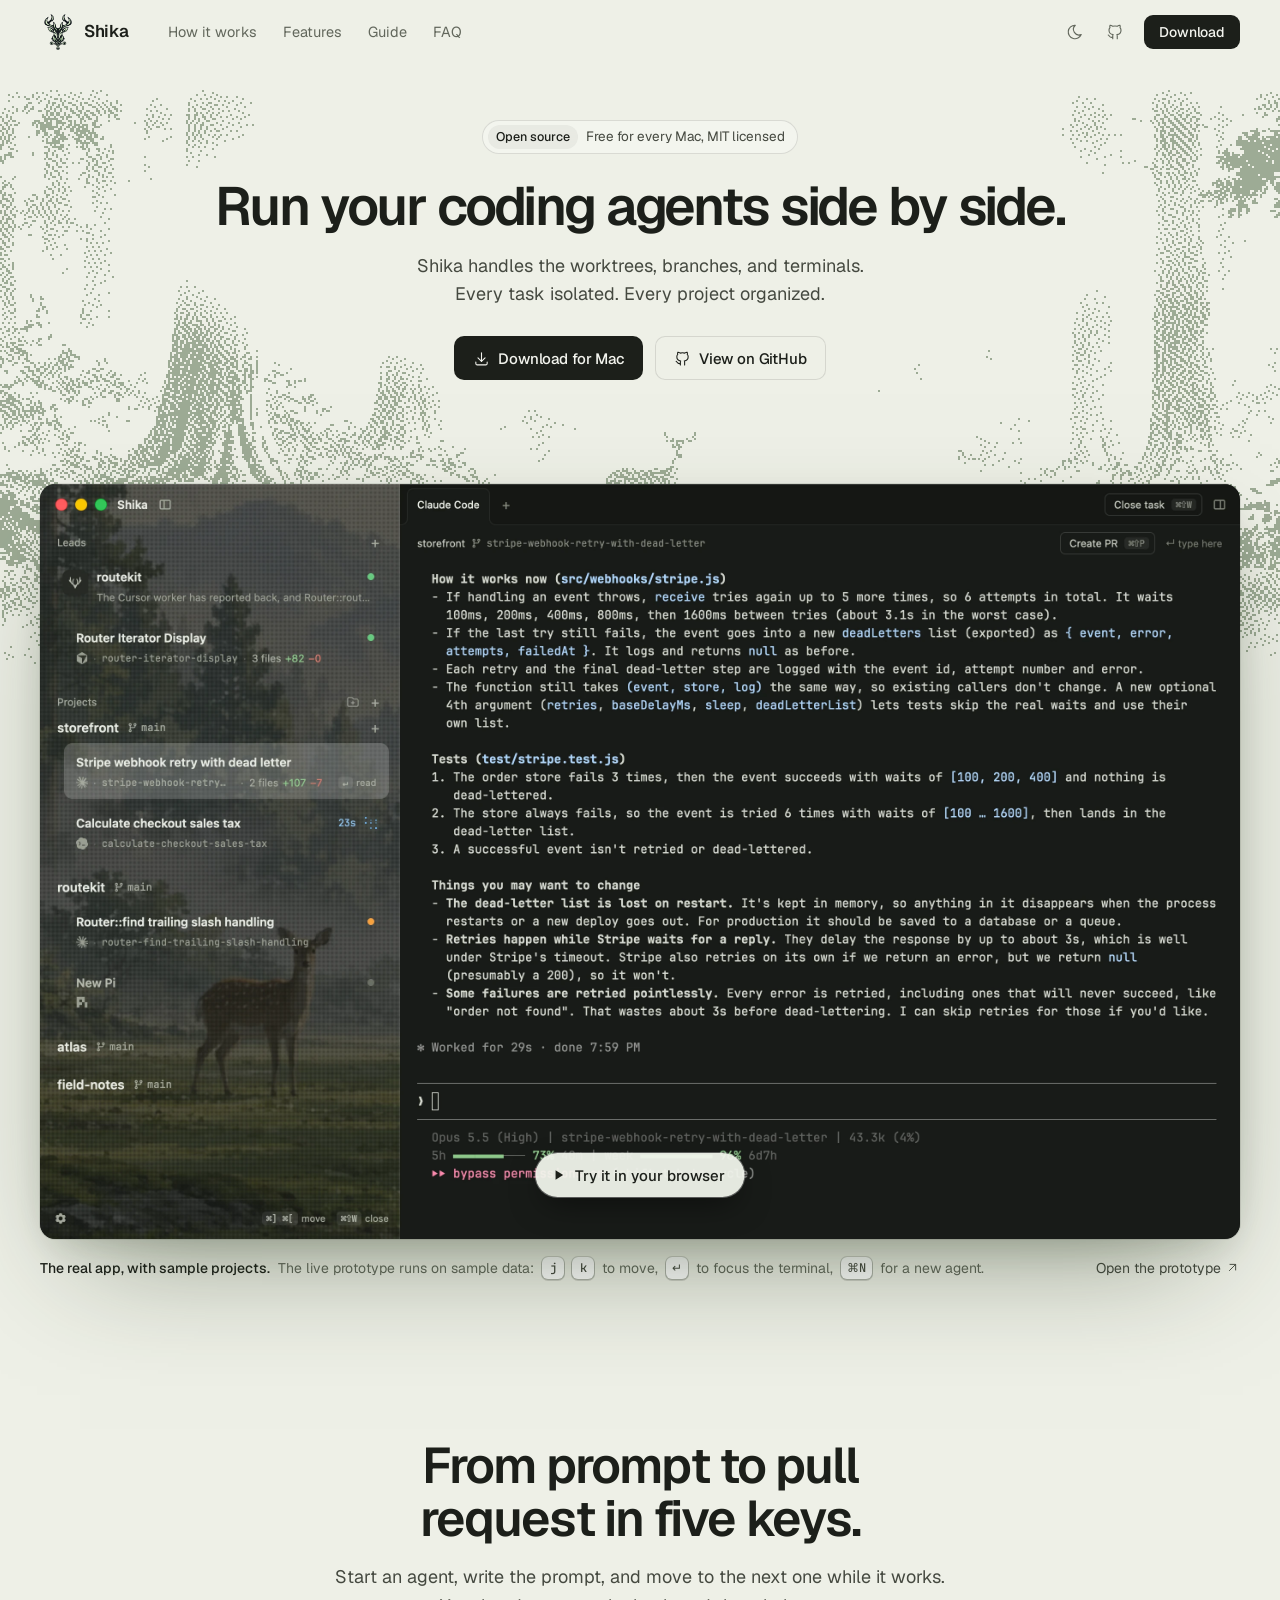
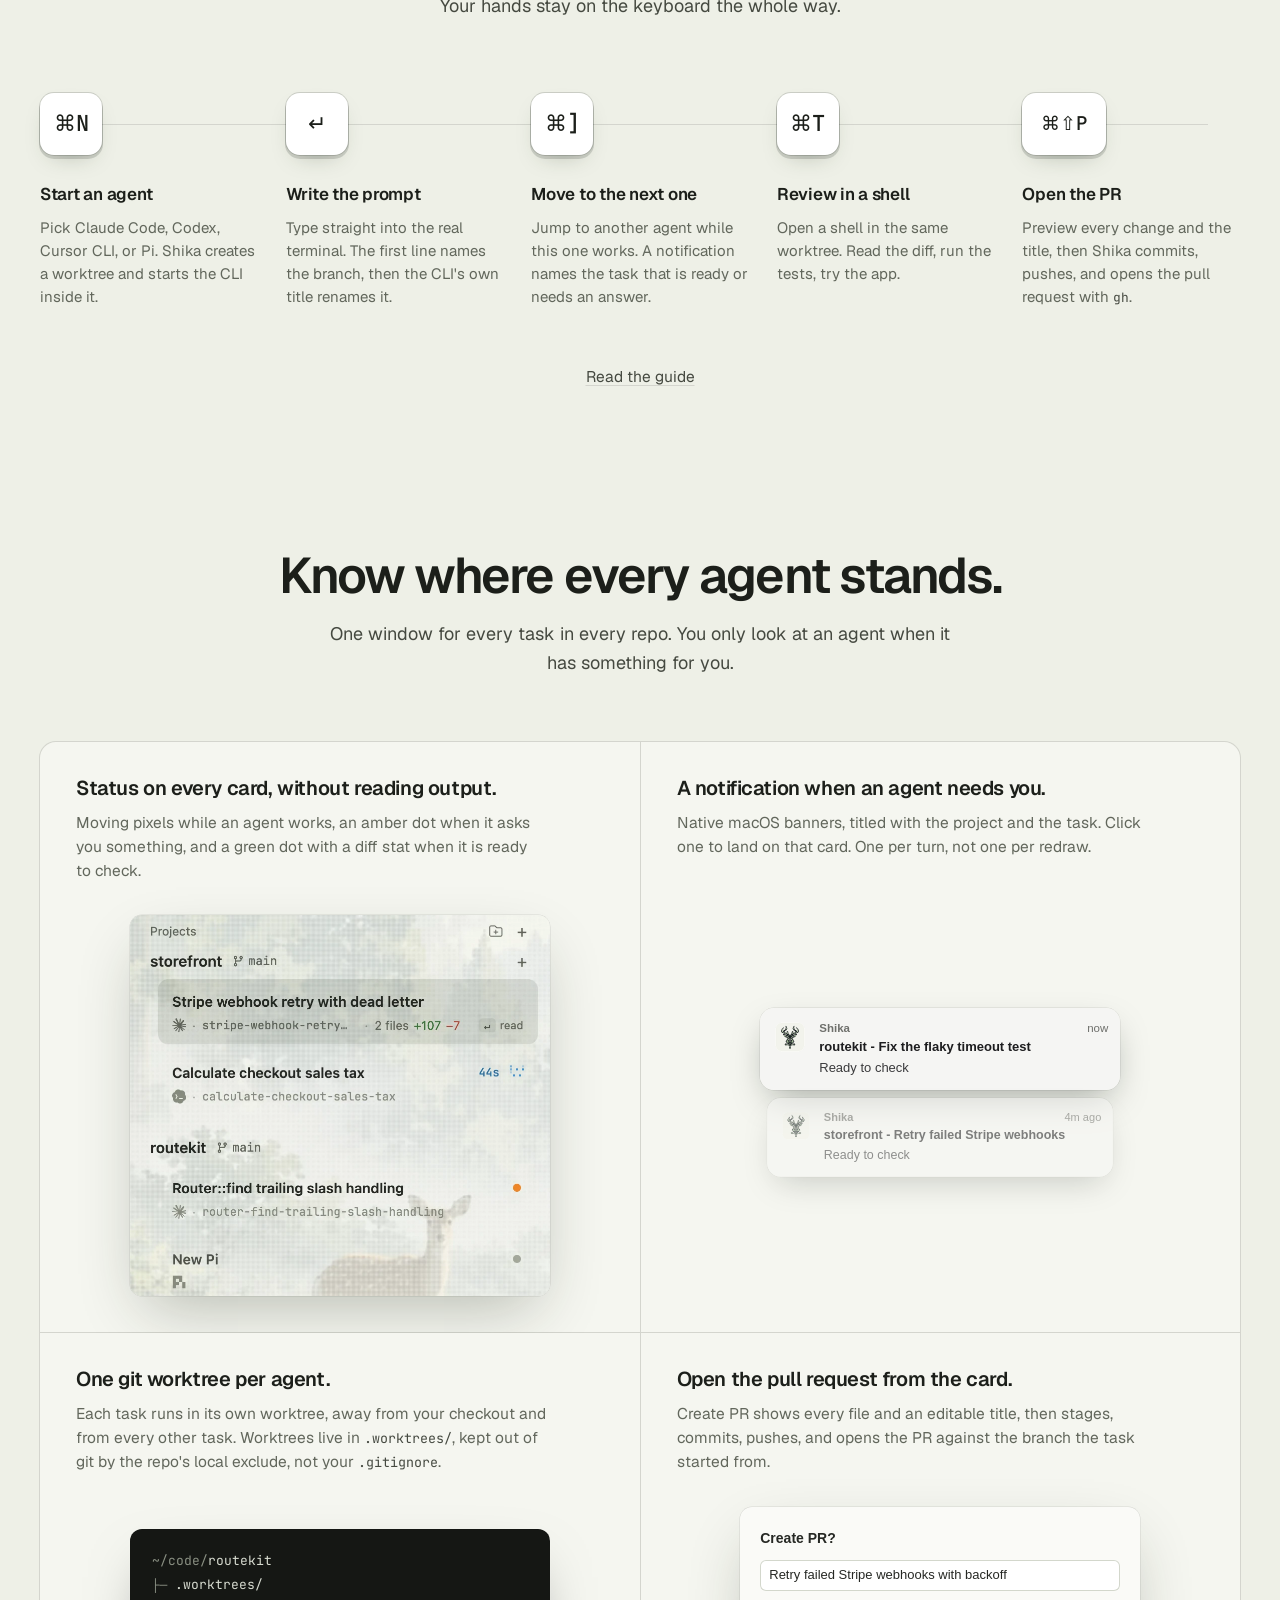
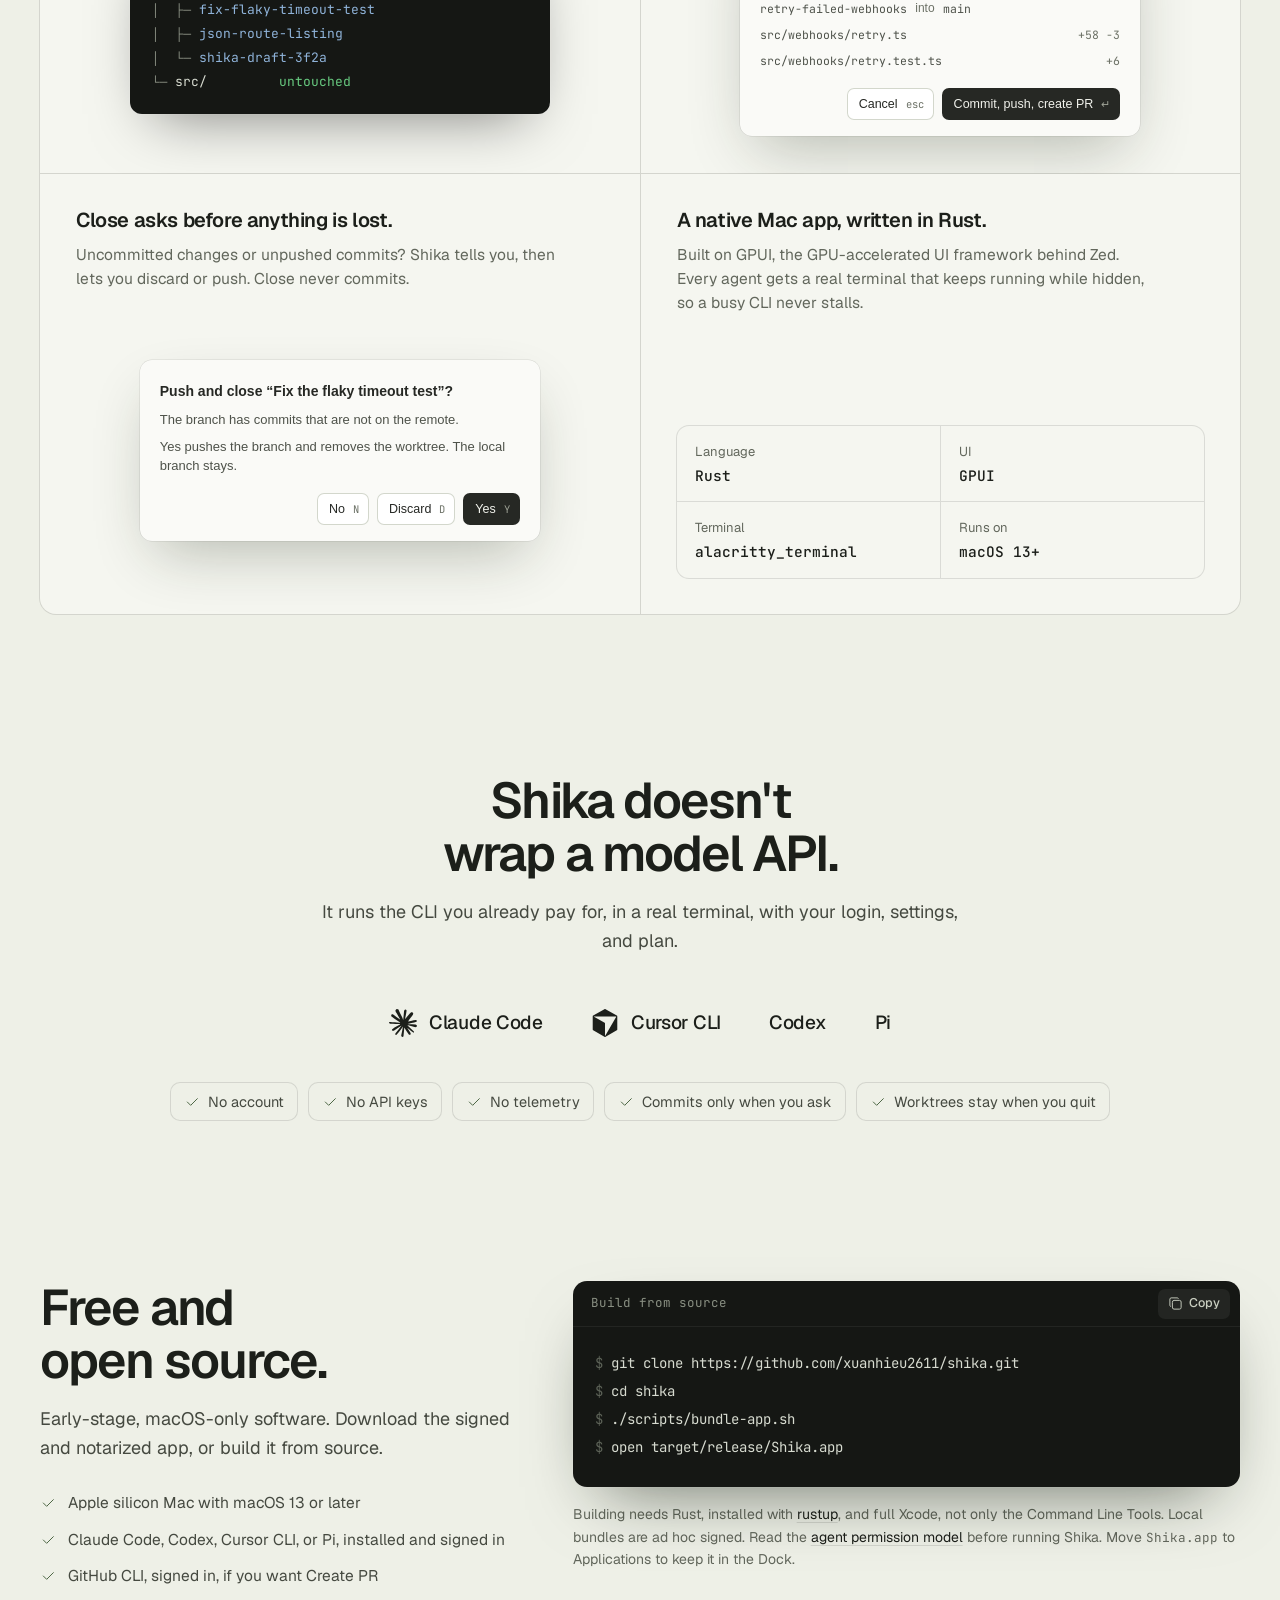
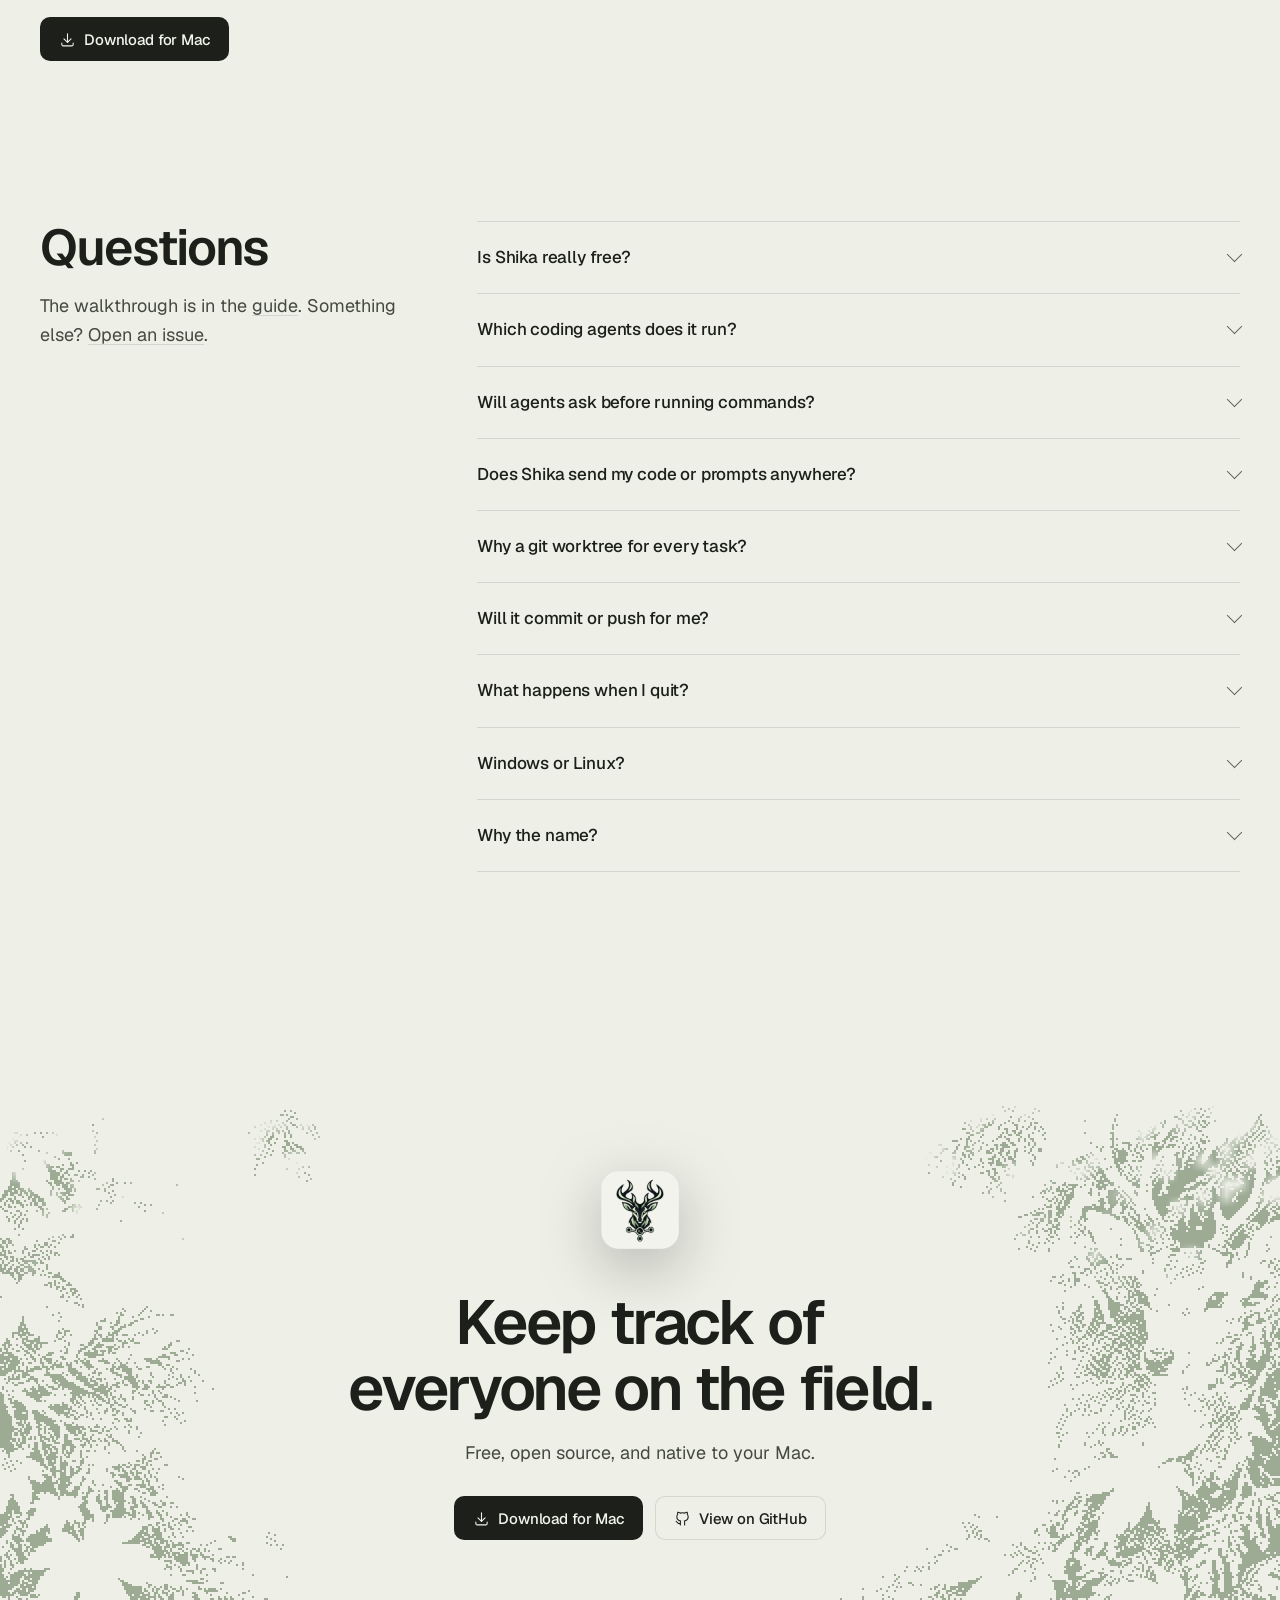
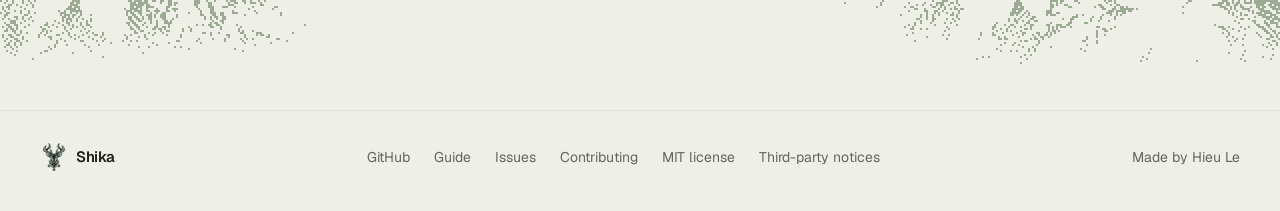
<file: site/index.html>
<!doctype html>
<html lang="en">
<head>
<meta charset="utf-8">
<meta name="viewport" content="width=device-width, initial-scale=1">
<title>Shika - Run coding agents in parallel on your Mac</title>
<meta name="description" content="Shika is a free, open source Mac app for running Claude Code, Codex, Cursor CLI, and Pi side by side. Every task gets its own git worktree and terminal, automatically.">
<meta name="theme-color" content="#eef0e7" media="(prefers-color-scheme: light)">
<meta name="theme-color" content="#121511" media="(prefers-color-scheme: dark)">
<link rel="canonical" href="https://useshika.com/">
<meta property="og:type" content="website">
<meta property="og:site_name" content="Shika">
<meta property="og:title" content="Shika - Run your coding agents side by side.">
<meta property="og:description" content="A free, open source Mac app for running Claude Code, Codex, Cursor CLI, and Pi side by side, each in its own git worktree.">
<meta property="og:url" content="https://useshika.com/">
<meta property="og:image" content="https://useshika.com/img/og.jpg">
<meta property="og:image:width" content="2400">
<meta property="og:image:height" content="1260">
<meta property="og:image:alt" content="Shika on a forest backdrop: a Lead with one worker, four tasks across two sample projects, and a finished Claude Code session.">
<meta name="twitter:image:alt" content="Shika running several coding agents across sample projects.">
<meta name="twitter:card" content="summary_large_image">
<meta name="twitter:title" content="Shika - Run your coding agents side by side.">
<meta name="twitter:description" content="A free, open source Mac app for running Claude Code, Codex, Cursor CLI, and Pi side by side, each in its own git worktree.">
<meta name="twitter:image" content="https://useshika.com/img/og.jpg">
<link rel="icon" type="image/png" sizes="32x32" href="img/favicon-32.png">
<link rel="icon" type="image/png" sizes="64x64" href="img/favicon-64.png">
<link rel="apple-touch-icon" href="img/apple-touch-icon.png">
<link rel="preload" href="fonts/Geist-Variable.woff2" as="font" type="font/woff2" crossorigin>
<link rel="preload" href="fonts/JetBrainsMono-Variable.woff2" as="font" type="font/woff2" crossorigin>
<link rel="preload" href="img/shika-window.webp" as="image" type="image/webp" fetchpriority="high">
<script>
  // Theme: a saved choice wins, otherwise the system appearance. Set before paint.
  // data-theme holds the saved choice; data-resolved-theme is what is showing.
  (function () {
    var d = document.documentElement, t = null;
    d.classList.add('js');
    try { t = localStorage.getItem('shika-theme'); } catch (e) {}
    if (t === 'light' || t === 'dark') d.dataset.theme = t;
    else t = window.matchMedia('(prefers-color-scheme: dark)').matches ? 'dark' : 'light';
    d.dataset.resolvedTheme = t;
  })();
</script>
<link rel="stylesheet" href="styles.css">
<svg width="0" height="0" style="position:absolute" aria-hidden="true">
  <!-- Icons: Tabler Icons (MIT), outline set -->
  <symbol id="i-github" viewBox="0 0 24 24"><path d="M9 19c-4.3 1.4 -4.3 -2.5 -6 -3m12 5v-3.5c0 -1 .1 -1.4 -.5 -2c2.8 -.3 5.5 -1.4 5.5 -6a4.6 4.6 0 0 0 -1.3 -3.2a4.2 4.2 0 0 0 -.1 -3.2s-1.1 -.3 -3.5 1.3a12.3 12.3 0 0 0 -6.2 0c-2.4 -1.6 -3.5 -1.3 -3.5 -1.3a4.2 4.2 0 0 0 -.1 3.2a4.6 4.6 0 0 0 -1.3 3.2c0 4.6 2.7 5.7 5.5 6c-.6 .6 -.6 1.2 -.5 2v3.5"/></symbol>
  <symbol id="i-arrow" viewBox="0 0 24 24"><path d="M5 12l14 0"/><path d="M13 18l6 -6"/><path d="M13 6l6 6"/></symbol>
  <symbol id="i-out" viewBox="0 0 24 24"><path d="M17 7l-10 10"/><path d="M8 7l9 0l0 9"/></symbol>
  <symbol id="i-bell" viewBox="0 0 24 24"><path d="M10 5a2 2 0 1 1 4 0a7 7 0 0 1 4 6v3a4 4 0 0 0 2 3h-16a4 4 0 0 0 2 -3v-3a7 7 0 0 1 4 -6"/><path d="M9 17v1a3 3 0 0 0 6 0v-1"/></symbol>
  <symbol id="i-download" viewBox="0 0 24 24"><path d="M4 17v2a2 2 0 0 0 2 2h12a2 2 0 0 0 2 -2v-2"/><path d="M7 11l5 5l5 -5"/><path d="M12 4l0 12"/></symbol>
  <symbol id="i-check" viewBox="0 0 24 24"><path d="M5 12l5 5l10 -10"/></symbol>
  <symbol id="i-copy" viewBox="0 0 24 24"><path d="M7 7m0 2.667a2.667 2.667 0 0 1 2.667 -2.667h8.666a2.667 2.667 0 0 1 2.667 2.667v8.666a2.667 2.667 0 0 1 -2.667 2.667h-8.666a2.667 2.667 0 0 1 -2.667 -2.667z"/><path d="M4.012 16.737a2.005 2.005 0 0 1 -1.012 -1.737v-10c0 -1.1 .9 -2 2 -2h10c.75 0 1.158 .385 1.5 1"/></symbol>
  <symbol id="i-sun" viewBox="0 0 24 24"><path d="M12 12m-4 0a4 4 0 1 0 8 0a4 4 0 1 0 -8 0"/><path d="M3 12h1m8 -9v1m8 8h1m-9 8v1m-6.4 -15.4l.7 .7m12.1 -.7l-.7 .7m0 11.4l.7 .7m-12.1 -.7l-.7 .7"/></symbol>
  <symbol id="i-moon" viewBox="0 0 24 24"><path d="M12 3c.132 0 .263 0 .393 0a7.5 7.5 0 0 0 7.92 12.446a9 9 0 1 1 -8.313 -12.454z"/></symbol>
  <symbol id="i-play" viewBox="0 0 24 24"><path d="M7 4v16l13 -8z"/></symbol>
  <symbol id="i-branch" viewBox="0 0 24 24"><path d="M7 18m-2 0a2 2 0 1 0 4 0a2 2 0 1 0 -4 0"/><path d="M7 6m-2 0a2 2 0 1 0 4 0a2 2 0 1 0 -4 0"/><path d="M17 6m-2 0a2 2 0 1 0 4 0a2 2 0 1 0 -4 0"/><path d="M7 8l0 8"/><path d="M9 18h6a2 2 0 0 0 2 -2v-5"/><path d="M14 14l3 -3l3 3"/></symbol>
</svg>
</head>
<body>
<a class="skip" href="#main">Skip to content</a>
<div id="top" aria-hidden="true"></div>
<header class="nav" id="nav">
  <div class="wrap nav-inner">
    <a class="brand" href="#top" aria-label="Shika home"><img src="img/logo-256.png" alt="" width="36" height="36">Shika</a>
    <nav class="nav-links" aria-label="Sections">
      <a href="#how">How it works</a>
      <a href="#features">Features</a>
      <a href="guide/">Guide</a>
      <a href="#faq">FAQ</a>
    </nav>
    <div class="nav-end">
      <button class="icon-btn" type="button" id="theme-toggle" aria-label="Switch to light theme"><svg class="icon i-sun"><use href="#i-sun"/></svg><svg class="icon i-moon"><use href="#i-moon"/></svg></button>
      <a class="icon-btn nav-gh" href="https://github.com/xuanhieu2611/shika" aria-label="Shika on GitHub"><svg class="icon"><use href="#i-github"/></svg></a>
      <a class="btn btn-primary btn-sm" href="#install">Download</a>
    </div>
  </div>
</header>
<main id="main">
  <section class="hero">
    <canvas class="field field-hero" data-mode="scene" data-anchor=".demo" data-ground="0.745,52" data-clear=".hero-clear" data-src="img/forest-center.webp" aria-hidden="true"></canvas>
    <div class="wrap hero-inner">
      <a class="pill-link hero-clear rise" style="--i:0" href="https://github.com/xuanhieu2611/shika"><span class="tag">Open source</span>Free for every Mac, MIT licensed</a>
      <h1 class="hero-clear rise" style="--i:1">Run your coding agents side by side.</h1>
      <p class="lede hero-clear rise" style="--i:2">Shika handles the worktrees, branches, and terminals. Every task isolated. Every project organized.</p>
      <div class="cta-row rise" style="--i:3">
        <a class="btn btn-primary" href="https://github.com/xuanhieu2611/shika/releases/latest/download/Shika.dmg"><svg class="icon"><use href="#i-download"/></svg>Download for Mac</a>
        <a class="btn btn-ghost" href="https://github.com/xuanhieu2611/shika"><svg class="icon"><use href="#i-github"/></svg>View on GitHub</a>
      </div>
    </div>
    <div class="wrap hero-demo">
      <div class="demo rise" style="--i:5" id="demo">
        <div class="demo-frame" id="demo-frame">
          <img class="demo-shot" src="img/shika-window.webp" width="1400" height="880" fetchpriority="high" alt="Shika with a forest picture behind its glass. A routekit Lead and its worker sit above two projects: a finished Claude Code task with a diff stat, Codex working, Claude Code asking a question, and a new Pi waiting for its prompt. The terminal shows Claude Code's summary of the finished task.">
          <button class="demo-play" id="demo-play" type="button"><svg class="icon"><use href="#i-play"/></svg>Try it in your browser</button>
        </div>
        <div class="demo-caption">
          <p class="demo-keys" id="demo-keys"><strong>The real app, with sample projects.</strong> The live prototype runs on sample data: <kbd>j</kbd><kbd>k</kbd> to move, <kbd>↵</kbd> to focus the terminal, <kbd>⌘N</kbd> for a new agent.</p>
          <p class="demo-mobile-note"><strong>The real app, with sample projects.</strong> Open the prototype on a laptop to try the keyboard flow.</p>
          <a href="demo/" target="_blank" rel="noopener">Open the prototype<svg class="icon"><use href="#i-out"/></svg></a>
        </div>
      </div>
    </div>
  </section>

  <section class="section" id="how">
    <div class="wrap">
      <div class="section-head">
        <h2 class="reveal">From prompt to pull request in five keys.</h2>
        <p class="section-lede reveal">Start an agent, write the prompt, and move to the next one while it works. Your hands stay on the keyboard the whole way.</p>
      </div>
      <ol class="rail">
        <li class="reveal" style="--i:0">
          <span class="key" aria-label="Command N">⌘N</span>
          <h3>Start an agent</h3>
          <p>Pick Claude Code, Codex, Cursor CLI, or Pi. Shika creates a worktree and starts the CLI inside it.</p>
        </li>
        <li class="reveal" style="--i:1">
          <span class="key" aria-label="Enter key">↵</span>
          <h3>Write the prompt</h3>
          <p>Type straight into the real terminal. The first line names the branch, then the CLI's own title renames it.</p>
        </li>
        <li class="reveal" style="--i:2">
          <span class="key" aria-label="Command right bracket">⌘]</span>
          <h3>Move to the next one</h3>
          <p>Jump to another agent while this one works. A notification names the task that is ready or needs an answer.</p>
        </li>
        <li class="reveal" style="--i:3">
          <span class="key" aria-label="Command T">⌘T</span>
          <h3>Review in a shell</h3>
          <p>Open a shell in the same worktree. Read the diff, run the tests, try the app.</p>
        </li>
        <li class="reveal" style="--i:4">
          <span class="key key-wide" aria-label="Command Shift P">⌘⇧P</span>
          <h3>Open the PR</h3>
          <p>Preview every change and the title, then Shika commits, pushes, and opens the pull request with <code>gh</code>.</p>
        </li>
      </ol>
      <p class="section-more reveal"><a class="link" href="guide/">Read the guide</a></p>
    </div>
  </section>

  <section class="section" id="features">
    <div class="wrap">
      <div class="section-head">
        <h2 class="reveal">Know where every agent stands.</h2>
        <p class="section-lede reveal">One window for every task in every repo. You only look at an agent when it has something for you.</p>
      </div>
      <div class="grid reveal">
        <article class="cell cell-cards">
          <div class="cell-copy">
            <h3>Status on every card, without reading output.</h3>
            <p>Moving pixels while an agent works, an amber dot when it asks you something, and a green dot with a diff stat when it is ready to check.</p>
          </div>
          <div class="cell-visual">
            <div class="shot shot-cards">
              <img class="on-dark" src="img/cards-dark.webp" width="419" height="380" loading="lazy" alt="Two projects in Shika&#39;s column: a ready Claude Code task with 2 files +107 −7, Codex working for 23 seconds, Claude Code asking a question, and a new Pi waiting for its prompt.">
              <img class="on-light" src="img/cards-light.webp" width="419" height="380" loading="lazy" alt="Two projects in Shika&#39;s column: a ready Claude Code task with 2 files +107 −7, Codex working for 23 seconds, Claude Code asking a question, and a new Pi waiting for its prompt.">
            </div>
          </div>
        </article>

        <article class="cell cell-notify">
          <div class="cell-copy">
            <h3>A notification when an agent needs you.</h3>
            <p>Native macOS banners, titled with the project and the task. Click one to land on that card. One per turn, not one per redraw.</p>
          </div>
          <div class="cell-visual">
            <div class="notif-stack" aria-hidden="true">
              <div class="m-notif">
                <img src="img/app-icon-128.png" alt="">
                <div class="m-notif-body">
                  <div class="meta"><b>Shika</b><span>now</span></div>
                  <div class="title">routekit - Fix the flaky timeout test</div>
                  <div class="body">Ready to check</div>
                </div>
              </div>
              <div class="m-notif">
                <img src="img/app-icon-128.png" alt="">
                <div class="m-notif-body">
                  <div class="meta"><b>Shika</b><span>4m ago</span></div>
                  <div class="title">storefront - Retry failed Stripe webhooks</div>
                  <div class="body">Ready to check</div>
                </div>
              </div>
            </div>
          </div>
        </article>

        <article class="cell cell-tree">
          <div class="cell-copy">
            <h3>One git worktree per agent.</h3>
            <p>Each task runs in its own worktree, away from your checkout and from every other task. Worktrees live in <code>.worktrees/</code>, kept out of git by the repo's local exclude, not your <code>.gitignore</code>.</p>
          </div>
          <div class="cell-visual">
<pre class="tree" aria-label="A repository with three agent worktrees"><span class="d">~/code/</span>routekit
<span class="d">├─</span> .worktrees/
<span class="d">│  ├─</span> <span class="b">fix-flaky-timeout-test</span>
<span class="d">│  ├─</span> <span class="b">json-route-listing</span>
<span class="d">│  └─</span> <span class="b">shika-draft-3f2a</span>
<span class="d">└─</span> src/         <span class="g">untouched</span></pre>
          </div>
        </article>

        <article class="cell cell-pr">
          <div class="cell-copy">
            <h3>Open the pull request from the card.</h3>
            <p>Create PR shows every file and an editable title, then stages, commits, pushes, and opens the PR against the branch the task started from.</p>
          </div>
          <div class="cell-visual">
            <div class="m m-dialog" aria-hidden="true">
              <span class="title">Create PR?</span>
              <span class="m-field">Retry failed Stripe webhooks with backoff</span>
              <span class="m-route"><span class="br">retry-failed-webhooks</span><span class="arrow">into</span><span class="br">main</span></span>
              <span class="m-files"><span>src/webhooks/retry.ts</span><span class="add">+58 −3</span></span>
              <span class="m-files"><span>src/webhooks/retry.test.ts</span><span class="add">+6</span></span>
              <div class="buttons">
                <span class="m-btn">Cancel<span>esc</span></span>
                <span class="m-btn primary">Commit, push, create PR<span>↵</span></span>
              </div>
            </div>
          </div>
        </article>

        <article class="cell cell-close">
          <div class="cell-copy">
            <h3>Close asks before anything is lost.</h3>
            <p>Uncommitted changes or unpushed commits? Shika tells you, then lets you discard or push. Close never commits.</p>
          </div>
          <div class="cell-visual">
            <div class="m m-dialog" aria-hidden="true">
              <span class="title">Push and close “Fix the flaky timeout test”?</span>
              <span class="text">The branch has commits that are not on the remote.</span>
              <span class="text">Yes pushes the branch and removes the worktree. The local branch stays.</span>
              <div class="buttons">
                <span class="m-btn">No<span>N</span></span>
                <span class="m-btn">Discard<span>D</span></span>
                <span class="m-btn primary">Yes<span>Y</span></span>
              </div>
            </div>
          </div>
        </article>

        <article class="cell cell-native">
          <div class="cell-copy">
            <h3>A native Mac app, written in Rust.</h3>
            <p>Built on GPUI, the GPU-accelerated UI framework behind Zed. Every agent gets a real terminal that keeps running while hidden, so a busy CLI never stalls.</p>
          </div>
          <div class="cell-visual">
            <ul class="specs" aria-label="Built with">
              <li><span>Language</span><b>Rust</b></li>
              <li><span>UI</span><b>GPUI</b></li>
              <li><span>Terminal</span><b>alacritty_terminal</b></li>
              <li><span>Runs on</span><b>macOS 13+</b></li>
            </ul>
          </div>
        </article>
      </div>
    </div>
  </section>

  <section class="section statement">
    <div class="wrap">
      <h2 class="reveal">Shika doesn't wrap a model API.</h2>
      <p class="section-lede reveal">It runs the CLI you already pay for, in a real terminal, with your login, settings, and plan.</p>
      <div class="clis reveal">
        <span class="cli"><svg viewBox="0 0 24 24" aria-hidden="true"><path d="m4.7144 15.9555 4.7174-2.6471.079-.2307-.079-.1275h-.2307l-.7893-.0486-2.6956-.0729-2.3375-.0971-2.2646-.1214-.5707-.1215-.5343-.7042.0546-.3522.4797-.3218.686.0608 1.5179.1032 2.2767.1578 1.6514.0972 2.4468.255h.3886l.0546-.1579-.1336-.0971-.1032-.0972L6.973 9.8356l-2.55-1.6879-1.3356-.9714-.7225-.4918-.3643-.4614-.1578-1.0078.6557-.7225.8803.0607.2246.0607.8925.686 1.9064 1.4754 2.4893 1.8336.3643.3035.1457-.1032.0182-.0728-.164-.2733-1.3539-2.4467-1.445-2.4893-.6435-1.032-.17-.6194c-.0607-.255-.1032-.4674-.1032-.7285L6.287.1335 6.6997 0l.9957.1336.419.3642.6192 1.4147 1.0018 2.2282 1.5543 3.0296.4553.8985.2429.8318.091.255h.1579v-.1457l.1275-1.706.2368-2.0947.2307-2.6957.0789-.7589.3764-.9107.7468-.4918.5828.2793.4797.686-.0668.4433-.2853 1.8517-.5586 2.9021-.3643 1.9429h.2125l.2429-.2429.9835-1.3053 1.6514-2.0643.7286-.8196.85-.9046.5464-.4311h1.0321l.759 1.1293-.34 1.1657-1.0625 1.3478-.8804 1.1414-1.2628 1.7-.7893 1.36.0729.1093.1882-.0183 2.8535-.607 1.5421-.2794 1.8396-.3157.8318.3886.091.3946-.3278.8075-1.967.4857-2.3072.4614-3.4364.8136-.0425.0304.0486.0607 1.5482.1457.6618.0364h1.621l3.0175.2247.7892.522.4736.6376-.079.4857-1.2142.6193-1.6393-.3886-3.825-.9107-1.3113-.3279h-.1822v.1093l1.0929 1.0686 2.0035 1.8092 2.5075 2.3314.1275.5768-.3218.4554-.34-.0486-2.2039-1.6575-.85-.7468-1.9246-1.621h-.1275v.17l.4432.6496 2.3436 3.5214.1214 1.0807-.17.3521-.6071.2125-.6679-.1214-1.3721-1.9246L14.38 17.959l-1.1414-1.9428-.1397.079-.674 7.2552-.3156.3703-.7286.2793-.6071-.4614-.3218-.7468.3218-1.4753.3886-1.9246.3157-1.53.2853-1.9004.17-.6314-.0121-.0425-.1397.0182-1.4328 1.9672-2.1796 2.9446-1.7243 1.8456-.4128.164-.7164-.3704.0667-.6618.4008-.5889 2.386-3.0357 1.4389-1.882.929-1.0868-.0062-.1579h-.0546l-6.3385 4.1164-1.1293.1457-.4857-.4554.0608-.7467.2307-.2429 1.9064-1.3114Z"/></svg>Claude Code</span>
        <span class="cli"><svg viewBox="0 0 24 24" aria-hidden="true"><path d="M11.503.131 1.891 5.678a.84.84 0 0 0-.42.726v11.188c0 .3.162.575.42.724l9.609 5.55a1 1 0 0 0 .998 0l9.61-5.55a.84.84 0 0 0 .42-.724V6.404a.84.84 0 0 0-.42-.726L12.497.131a1.01 1.01 0 0 0-.996 0M2.657 6.338h18.55c.263 0 .43.287.297.515L12.23 22.918c-.062.107-.229.064-.229-.06V12.335a.59.59 0 0 0-.295-.51l-9.11-5.257c-.109-.063-.064-.23.061-.23"/></svg>Cursor CLI</span>
        <span class="cli">Codex</span>
        <span class="cli">Pi</span>
      </div>
      <ul class="nots reveal">
        <li><svg class="icon"><use href="#i-check"/></svg>No account</li>
        <li><svg class="icon"><use href="#i-check"/></svg>No API keys</li>
        <li><svg class="icon"><use href="#i-check"/></svg>No telemetry</li>
        <li><svg class="icon"><use href="#i-check"/></svg>Commits only when you ask</li>
        <li><svg class="icon"><use href="#i-check"/></svg>Worktrees stay when you quit</li>
      </ul>
    </div>
  </section>

  <section class="section" id="install">
    <div class="wrap install-grid">
      <div class="reveal">
        <h2>Free and open source.</h2>
        <p class="section-lede">Early-stage, macOS-only software. Download the signed and notarized app, or build it from source.</p>
        <ul class="reqs">
          <li><svg class="icon"><use href="#i-check"/></svg>Apple silicon Mac with macOS 13 or later</li>
          <li><svg class="icon"><use href="#i-check"/></svg>Claude Code, Codex, Cursor CLI, or Pi, installed and signed in</li>
          <li><svg class="icon"><use href="#i-check"/></svg>GitHub CLI, signed in, if you want Create PR</li>
        </ul>
        <div class="cta-row">
          <a class="btn btn-primary" href="https://github.com/xuanhieu2611/shika/releases/latest/download/Shika.dmg"><svg class="icon"><use href="#i-download"/></svg>Download for Mac</a>
          <a class="btn btn-ghost" href="https://github.com/xuanhieu2611/shika/releases">Release notes</a>
        </div>
      </div>
      <div class="reveal" style="--i:1">
        <div class="code">
          <div class="code-bar"><span>Build from source</span><button class="copy" type="button" id="copy" aria-label="Copy install commands"><svg class="icon i-copy"><use href="#i-copy"/></svg><svg class="icon i-check"><use href="#i-check"/></svg><span class="copy-label" id="copy-label">Copy</span></button></div>
<pre id="install-cmds"><span class="p">$ </span>git clone https://github.com/xuanhieu2611/shika.git
<span class="p">$ </span>cd shika
<span class="p">$ </span>./scripts/bundle-app.sh
<span class="p">$ </span>open target/release/Shika.app</pre>
        </div>
        <p class="install-foot">Building needs Rust, installed with <a href="https://rustup.rs">rustup</a>, and full Xcode, not only the Command Line Tools. Local bundles are ad hoc signed. Read the <a href="https://github.com/xuanhieu2611/shika#agent-permissions">agent permission model</a> before running Shika. Move <code class="mono">Shika.app</code> to Applications to keep it in the Dock.</p>
      </div>
    </div>
  </section>

  <section class="section" id="faq">
    <div class="wrap faq-grid">
      <div class="reveal">
        <h2>Questions</h2>
        <p class="section-lede">The walkthrough is in the <a class="link" href="guide/">guide</a>. Something else? <a class="link" href="https://github.com/xuanhieu2611/shika/issues">Open an issue</a>.</p>
      </div>
      <div class="faq-list reveal" style="--i:1">
        <details>
          <summary>Is Shika really free?</summary>
          <p>Yes. It is MIT licensed, with no account and no paid tier. You pay your agent's provider the way you already do.</p>
        </details>
        <details>
          <summary>Which coding agents does it run?</summary>
          <p>Claude Code, Codex, Cursor CLI, and Pi. Shika starts the binary you already have, so your login, settings and plan come with it.</p>
        </details>
        <details>
          <summary>Will agents ask before running commands?</summary>
          <p>Shika's presets use the CLIs' automatic approval modes. Claude Code, Codex, and Cursor CLI bypass permission prompts or sandboxing; Pi starts with <code>--approve</code>. Agents can execute commands with your user account's access. A worktree separates Git edits but does not restrict access to files, credentials, or the network. Run agents only in projects you trust. Shika separately asks for approval before running configured worktree setup commands.</p>
        </details>
        <details>
          <summary>Does Shika send my code or prompts anywhere?</summary>
          <p>Shika has no telemetry or model API integration. Your agent CLI talks to its provider, Git fetch and push connect to your remotes, Create PR uses your GitHub CLI, and any worktree setup commands you approve can use the network. Your CLI controls what it sends to its provider.</p>
        </details>
        <details>
          <summary>Why a git worktree for every task?</summary>
          <p>So agents can edit the same repo at the same time without colliding, and your main checkout stays clean. Each worktree is a full checkout on its own branch, under <code>.worktrees/</code> in your repo.</p>
        </details>
        <details>
          <summary>Will it commit or push for me?</summary>
          <p>Only when you ask. Create PR (<code>⌘⇧P</code>) shows every change and the title first, then commits, pushes, and opens the pull request. It never merges or force-pushes. Close never commits: with a clean tree and unpushed commits, it offers to push them.</p>
        </details>
        <details>
          <summary>What happens when I quit?</summary>
          <p>Your projects and worktrees stay on disk. Running sessions end, and the next launch lists leftover worktrees so you can clean them up when you choose.</p>
        </details>
        <details>
          <summary>Windows or Linux?</summary>
          <p>Not yet. Shika is a native Mac app for now.</p>
        </details>
        <details>
          <summary>Why the name?</summary>
          <p>After Shikamaru, the one who keeps track of everyone on the field while giving directions. Shika also means deer in Japanese, hence the logo.</p>
        </details>
      </div>
    </div>
  </section>

  <section class="final">
    <canvas class="field field-final" data-mode="frame" data-clear=".final-inner > *" data-src="img/forest-frame-2.webp" aria-hidden="true"></canvas>
    <div class="wrap final-inner">
      <img class="final-mark reveal" src="img/app-icon-256.png" alt="" width="96" height="96" loading="lazy">
      <h2 class="reveal">Keep track of everyone on the field.</h2>
      <p class="reveal">Free, open source, and native to your Mac.</p>
      <div class="cta-row reveal">
        <a class="btn btn-primary" href="https://github.com/xuanhieu2611/shika/releases/latest/download/Shika.dmg"><svg class="icon"><use href="#i-download"/></svg>Download for Mac</a>
        <a class="btn btn-ghost" href="https://github.com/xuanhieu2611/shika"><svg class="icon"><use href="#i-github"/></svg>View on GitHub</a>
      </div>
    </div>
  </section>
</main>
<footer class="footer">
  <div class="wrap footer-inner">
    <a class="brand" href="#top"><img src="img/logo-256.png" alt="" width="28" height="28" loading="lazy">Shika</a>
    <nav aria-label="Footer">
      <a href="https://github.com/xuanhieu2611/shika">GitHub</a>
      <a href="guide/">Guide</a>
      <a href="https://github.com/xuanhieu2611/shika/issues">Issues</a>
      <a href="https://github.com/xuanhieu2611/shika/blob/main/CONTRIBUTING.md">Contributing</a>
      <a href="https://github.com/xuanhieu2611/shika/blob/main/LICENSE">MIT license</a>
      <a href="notices.html">Third-party notices</a>
    </nav>
    <span>Made by <a href="https://github.com/xuanhieu2611">Hieu Le</a></span>
  </div>
</footer>
<script src="field.js" defer></script>
<script src="main.js" defer></script>
</body>
</html>
</file>
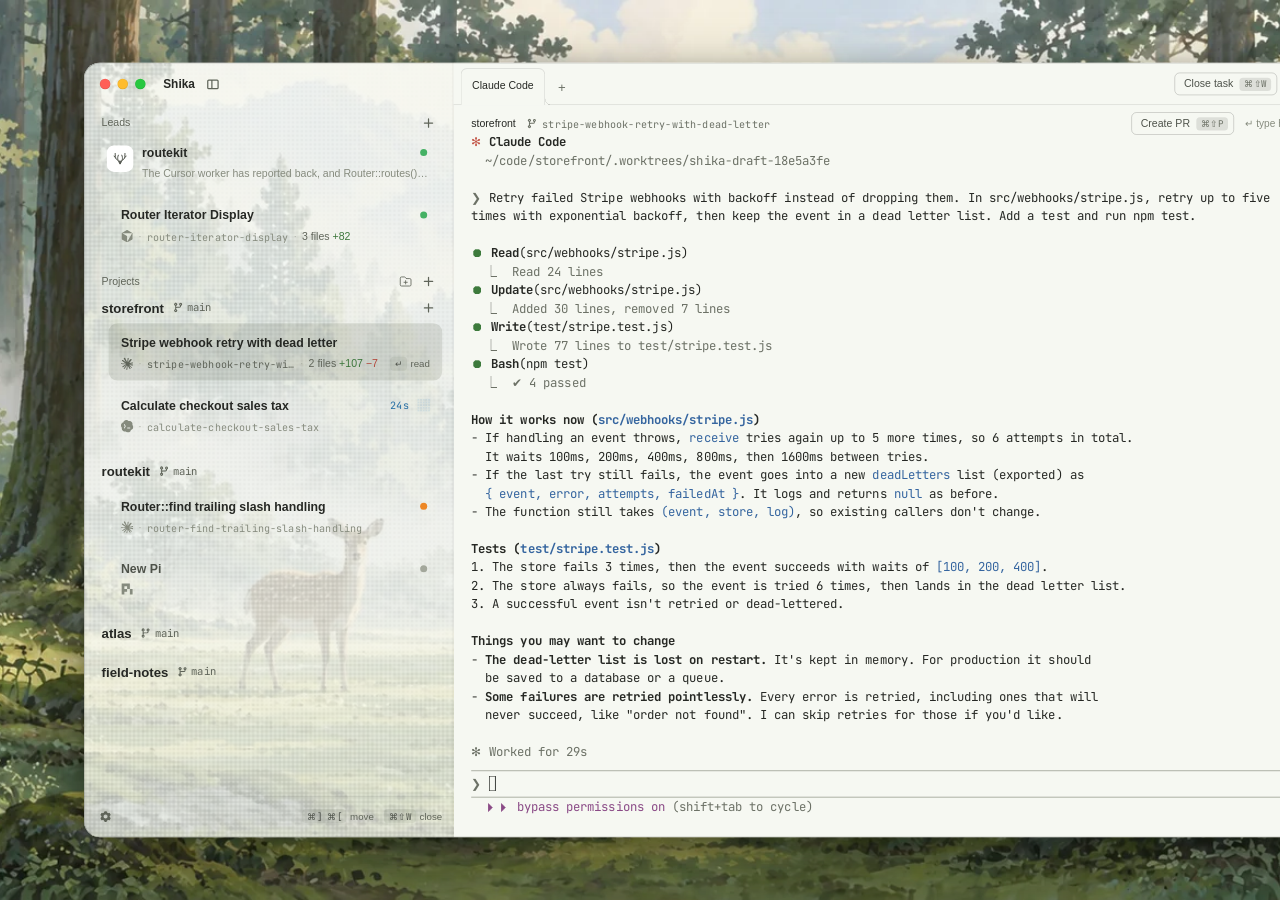
<file: site/demo/index.html>
<!doctype html>
<html lang="en">
<head>
<meta charset="utf-8">
<meta name="viewport" content="width=device-width, initial-scale=1">
<title>Shika prototype</title>
<meta name="description" content="An interactive prototype of Shika with sample data. No agent or Git command runs in the browser.">
<meta name="robots" content="noindex">
<link rel="icon" type="image/png" href="../img/favicon-32.png">
<link rel="preload" href="../fonts/JetBrainsMono-Variable.woff2" as="font" type="font/woff2" crossorigin>
<link rel="stylesheet" href="demo.css">
<style>
  /* Standalone, the window sits on the forest painting as a desktop. The
     landing page embeds it with ?embed=1, without a desktop. */
  html:not(.is-embedded) body { display: grid; place-items: center; background: #3d4a33 url("../img/forest-center.webp") center / cover no-repeat; }
  html:not(.is-embedded) #app { flex: none; transform-origin: center; box-shadow: 0 30px 80px rgba(10, 16, 8, 0.45), 0 10px 30px rgba(10, 16, 8, 0.3); }
</style>
</head>
<body>
<div id="app" class="win" role="application" aria-label="Shika prototype with sample data. Use j and k to move between agents, Enter to focus the terminal, Control Q to return to the cards, and Command N for a new agent."></div>
<script src="demo.js"></script>
</body>
</html>
</file>
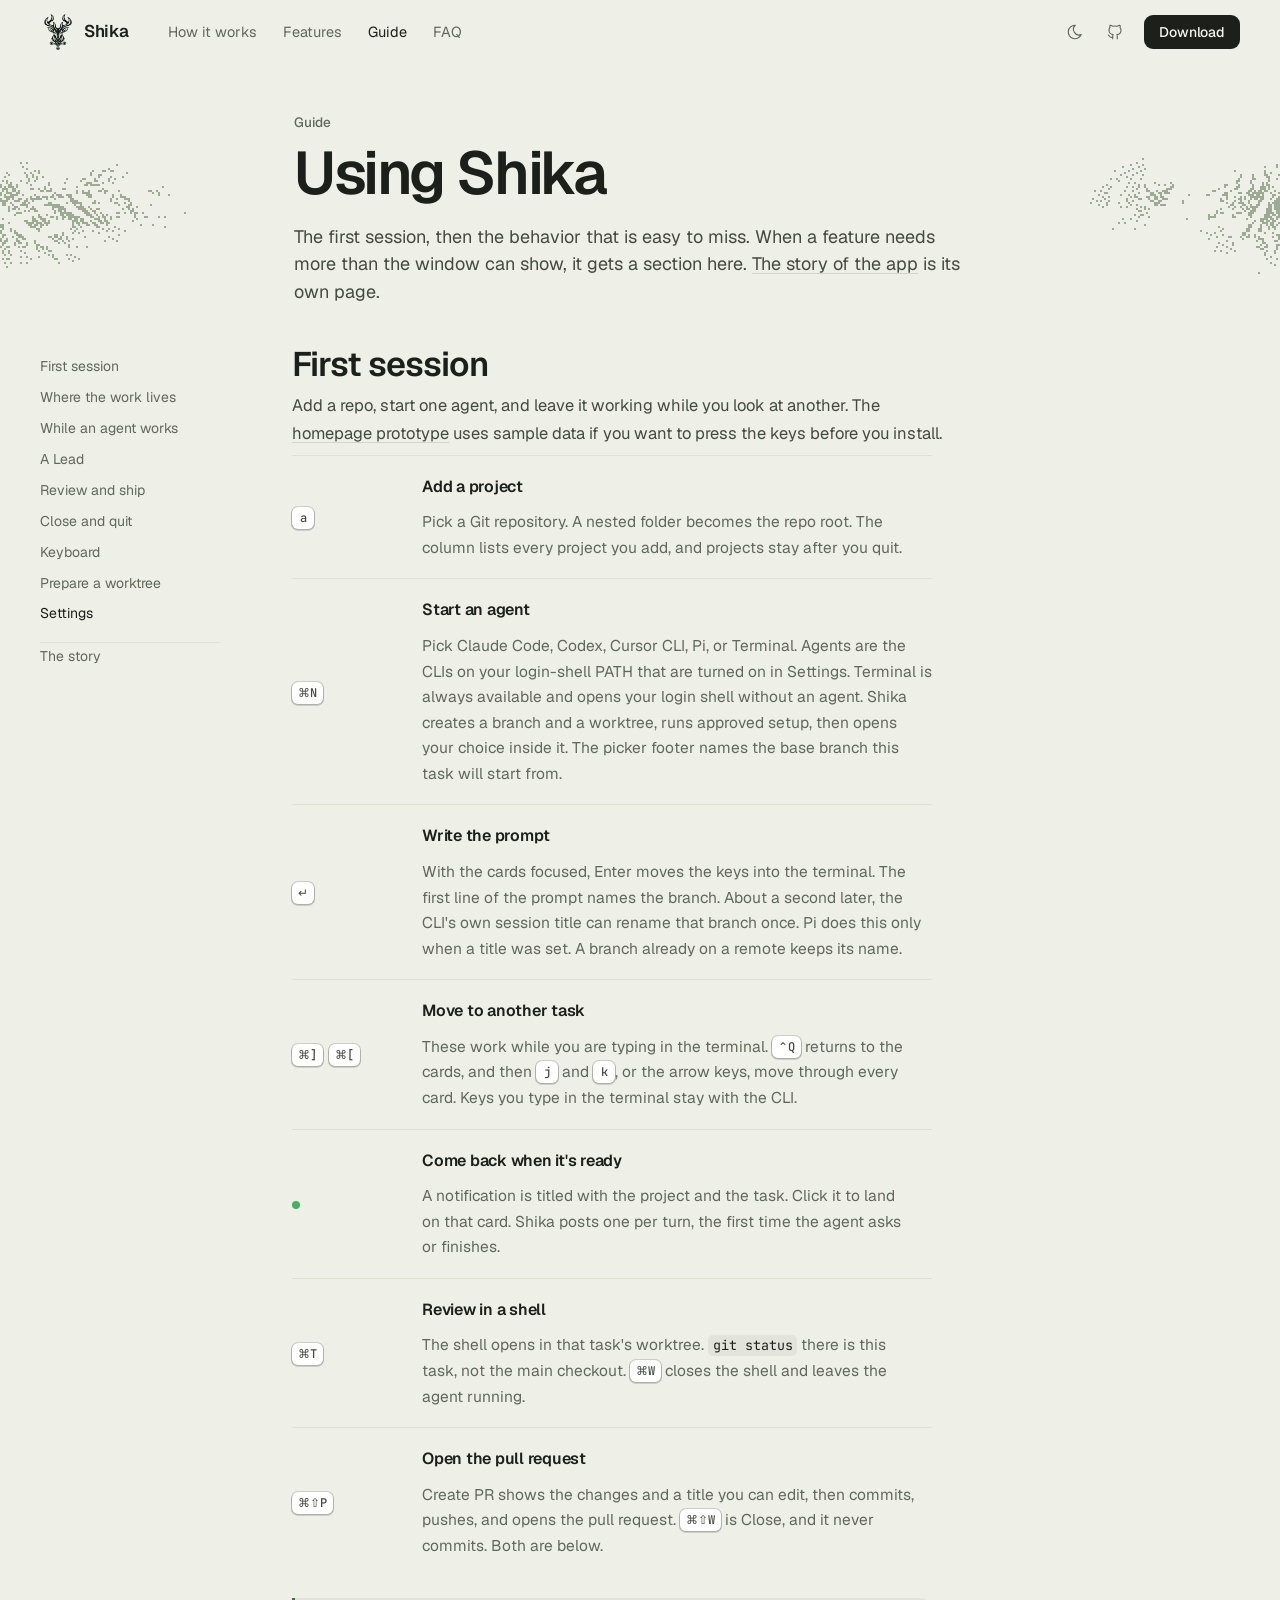
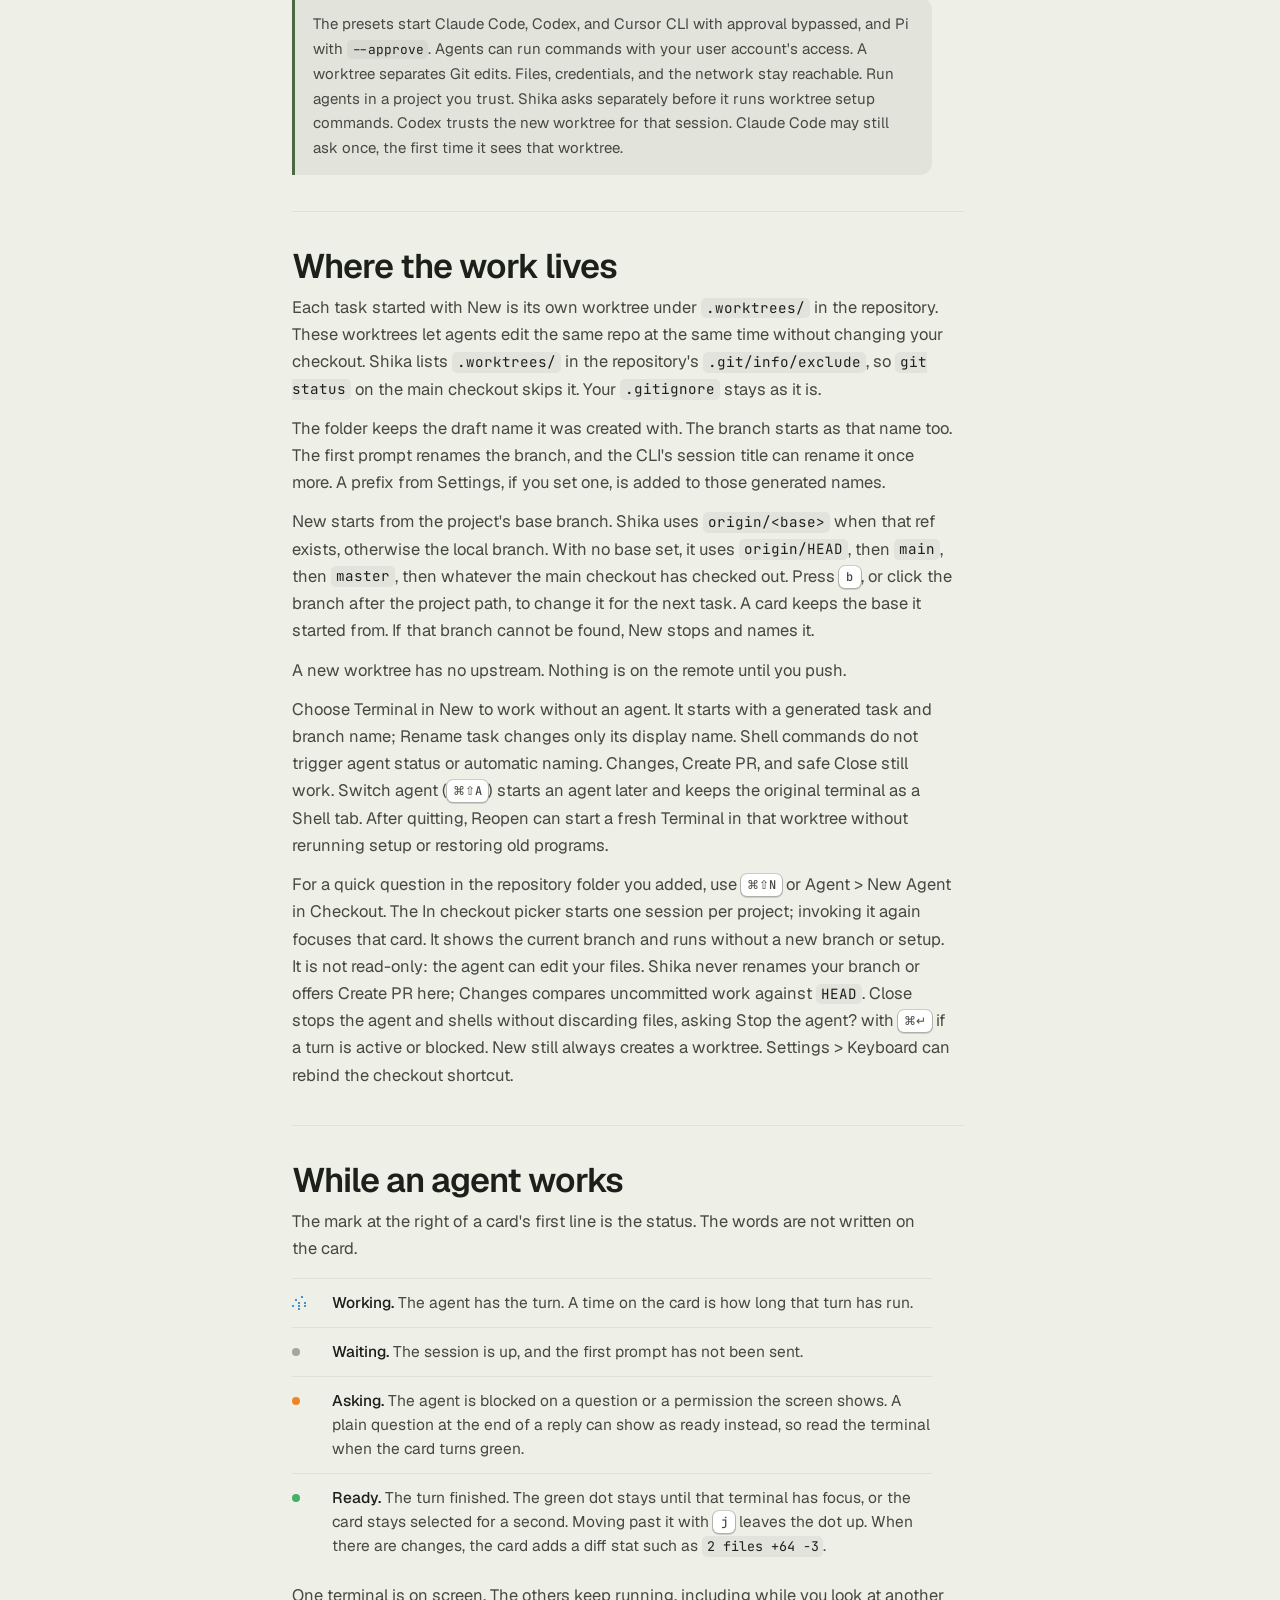
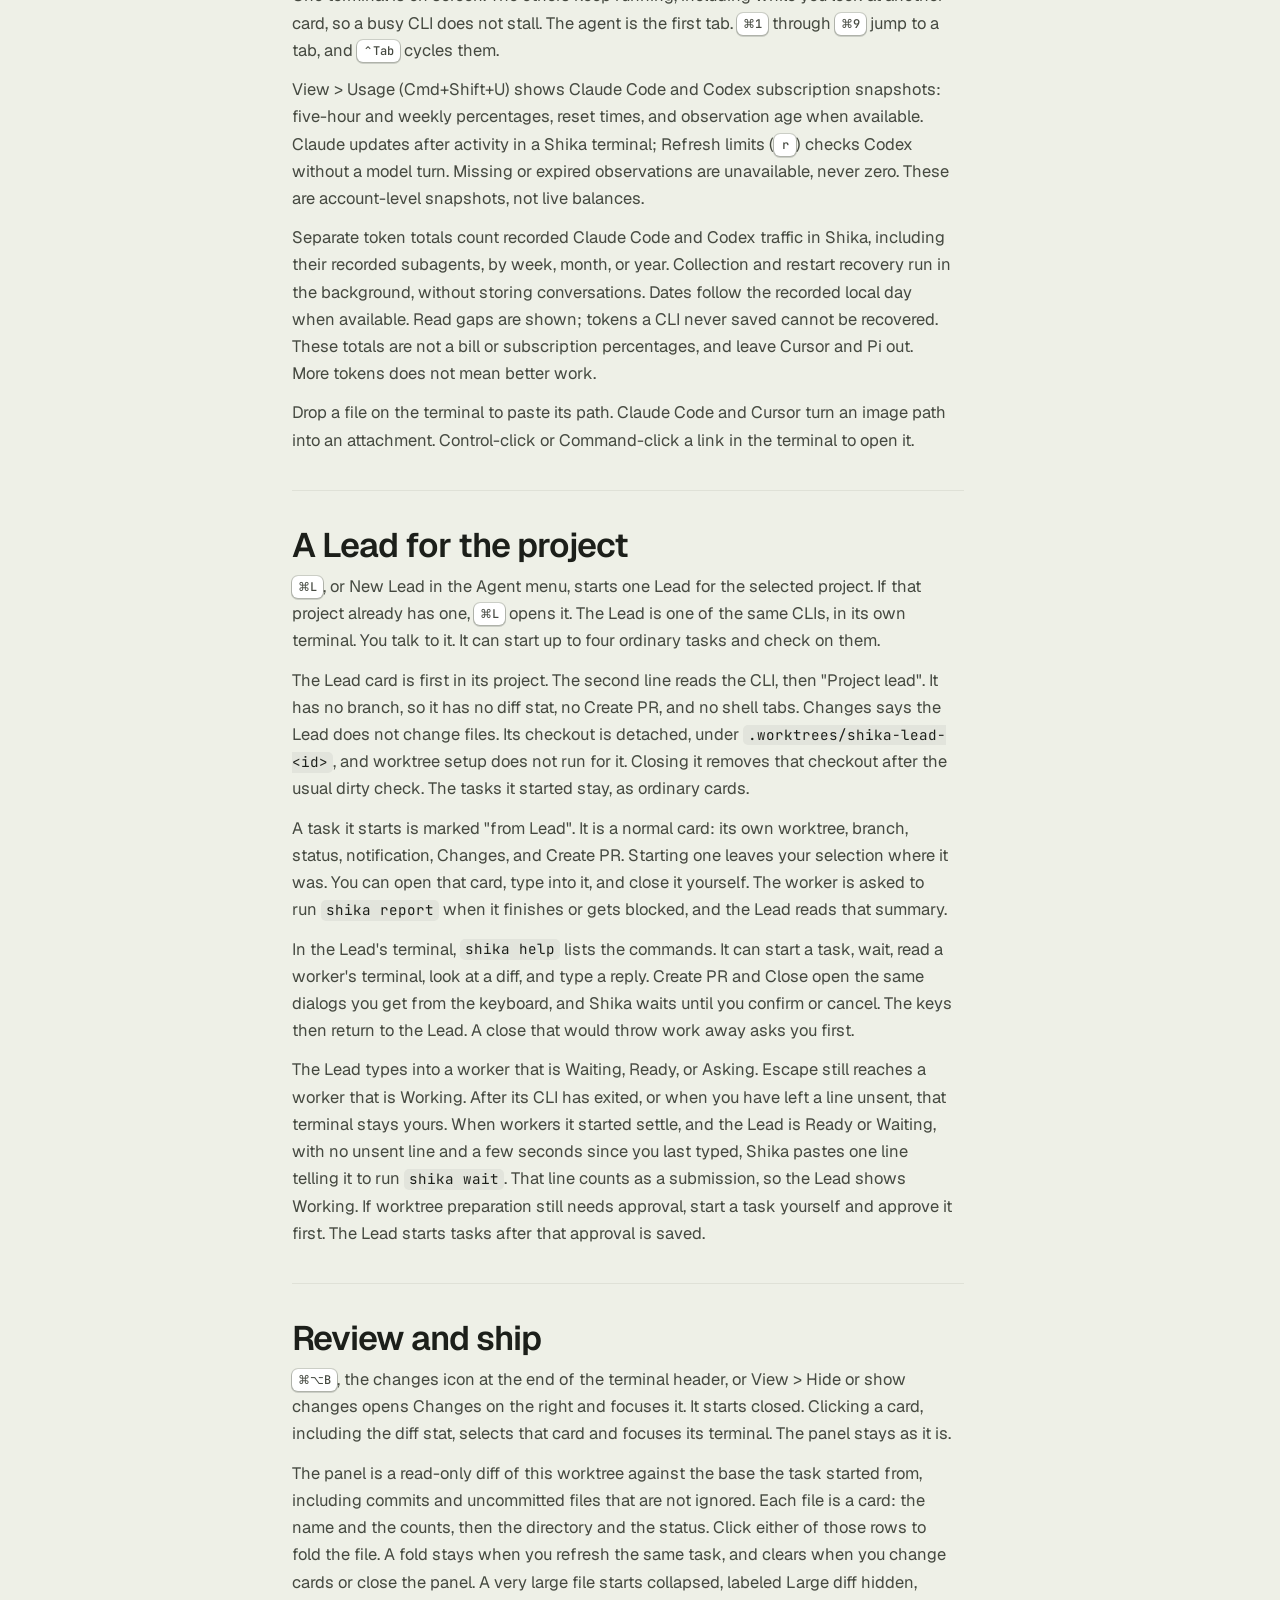
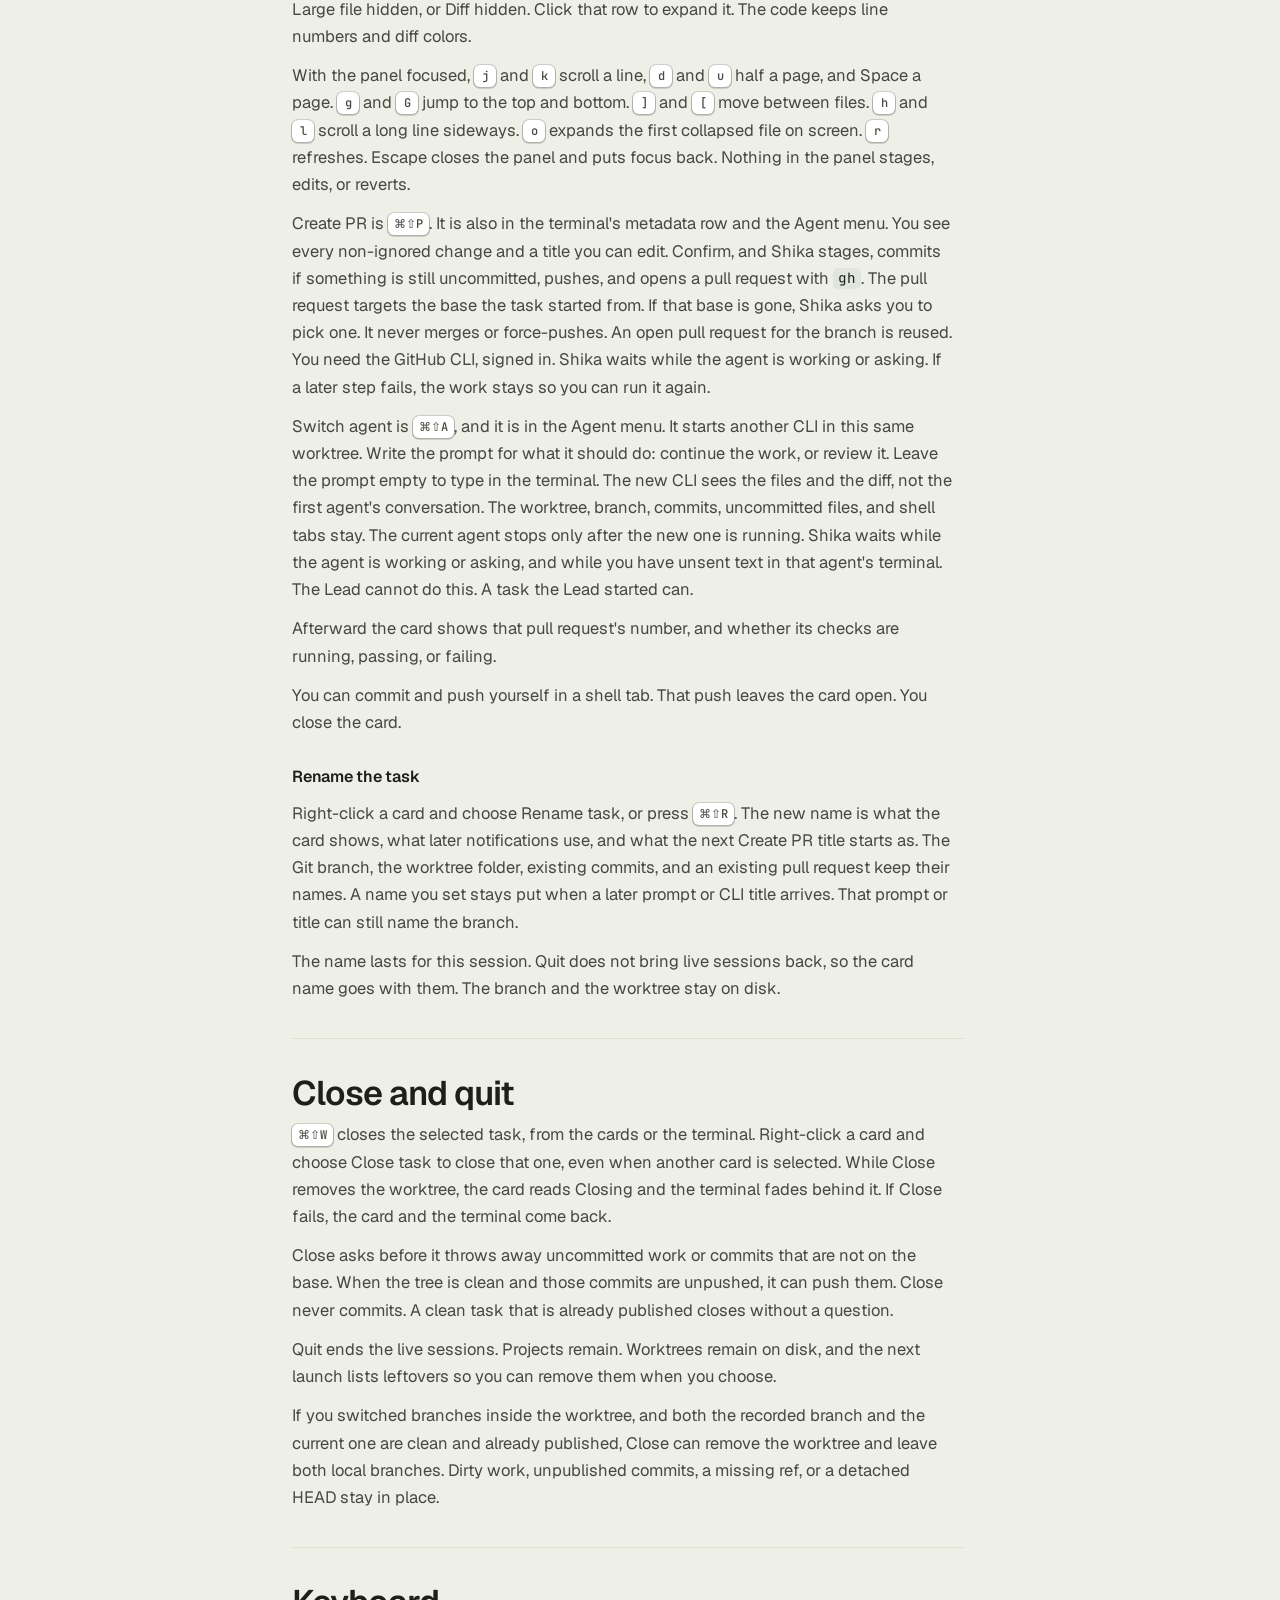
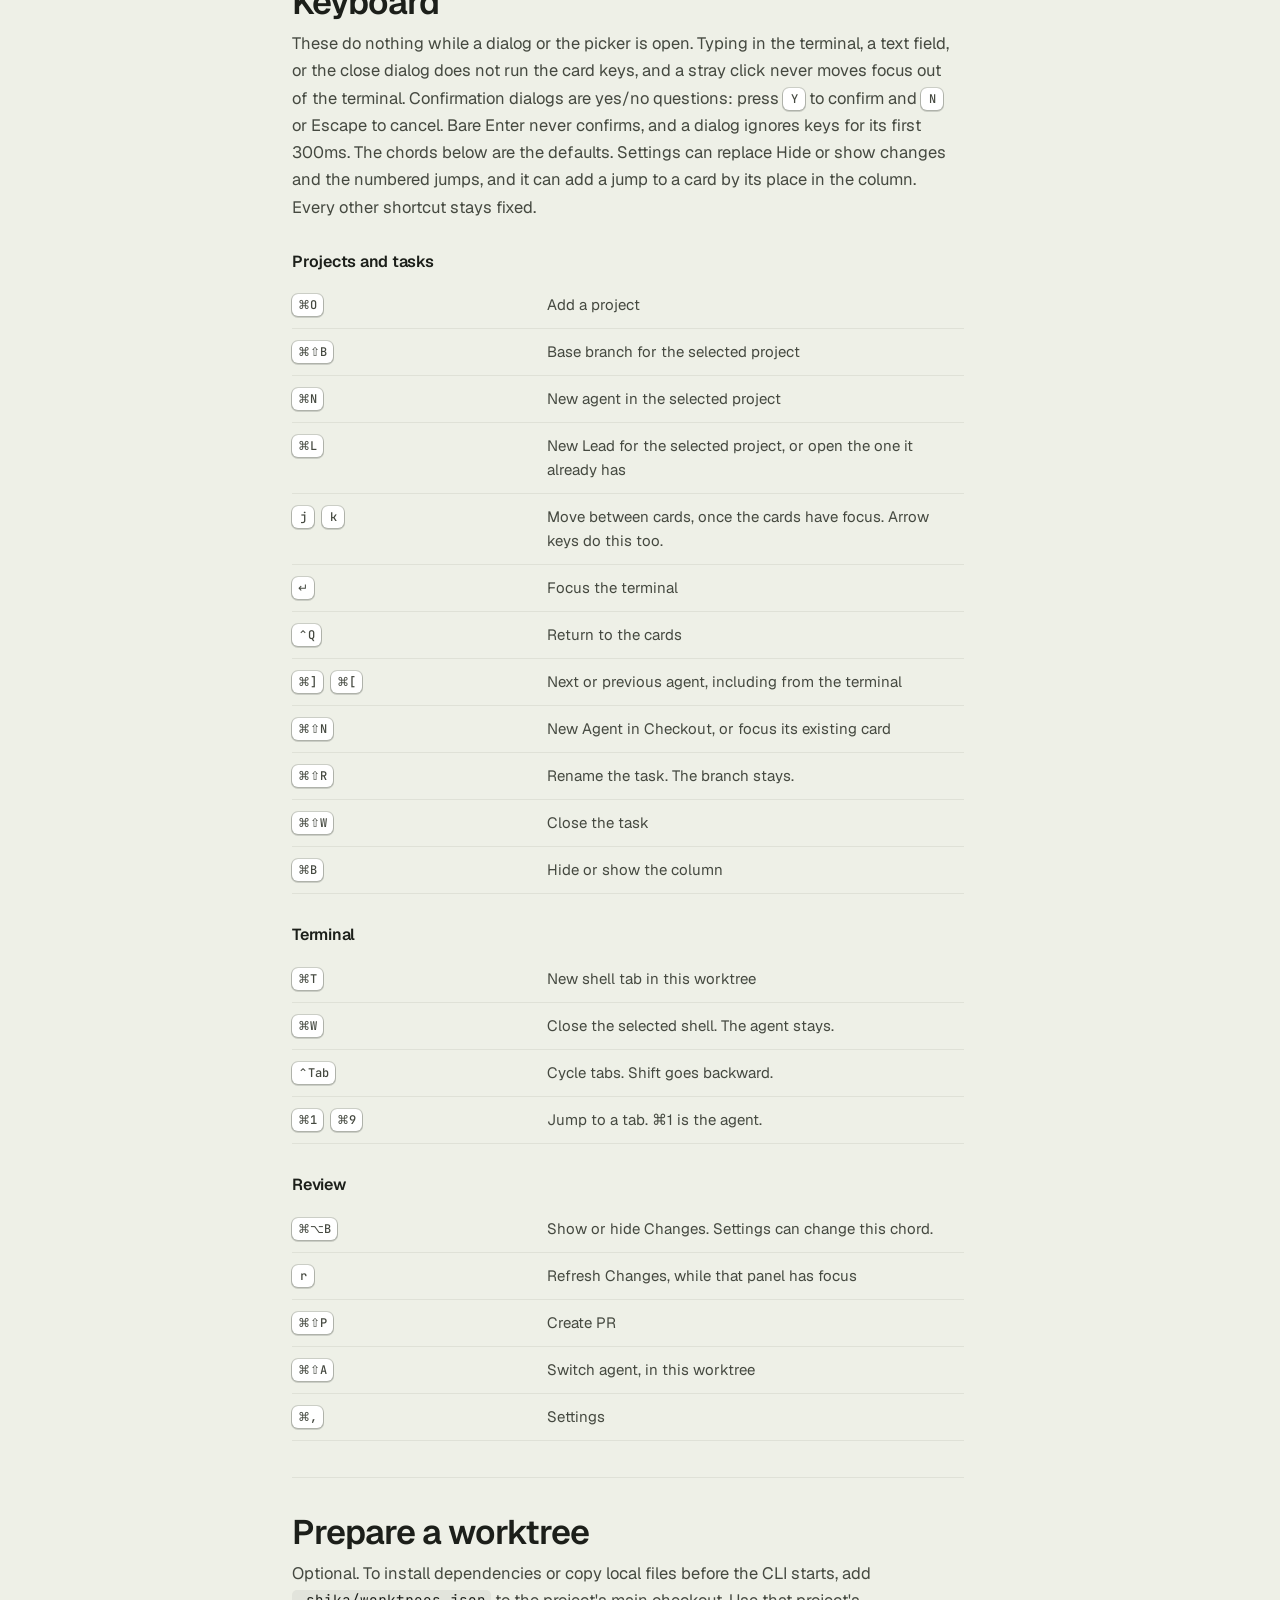
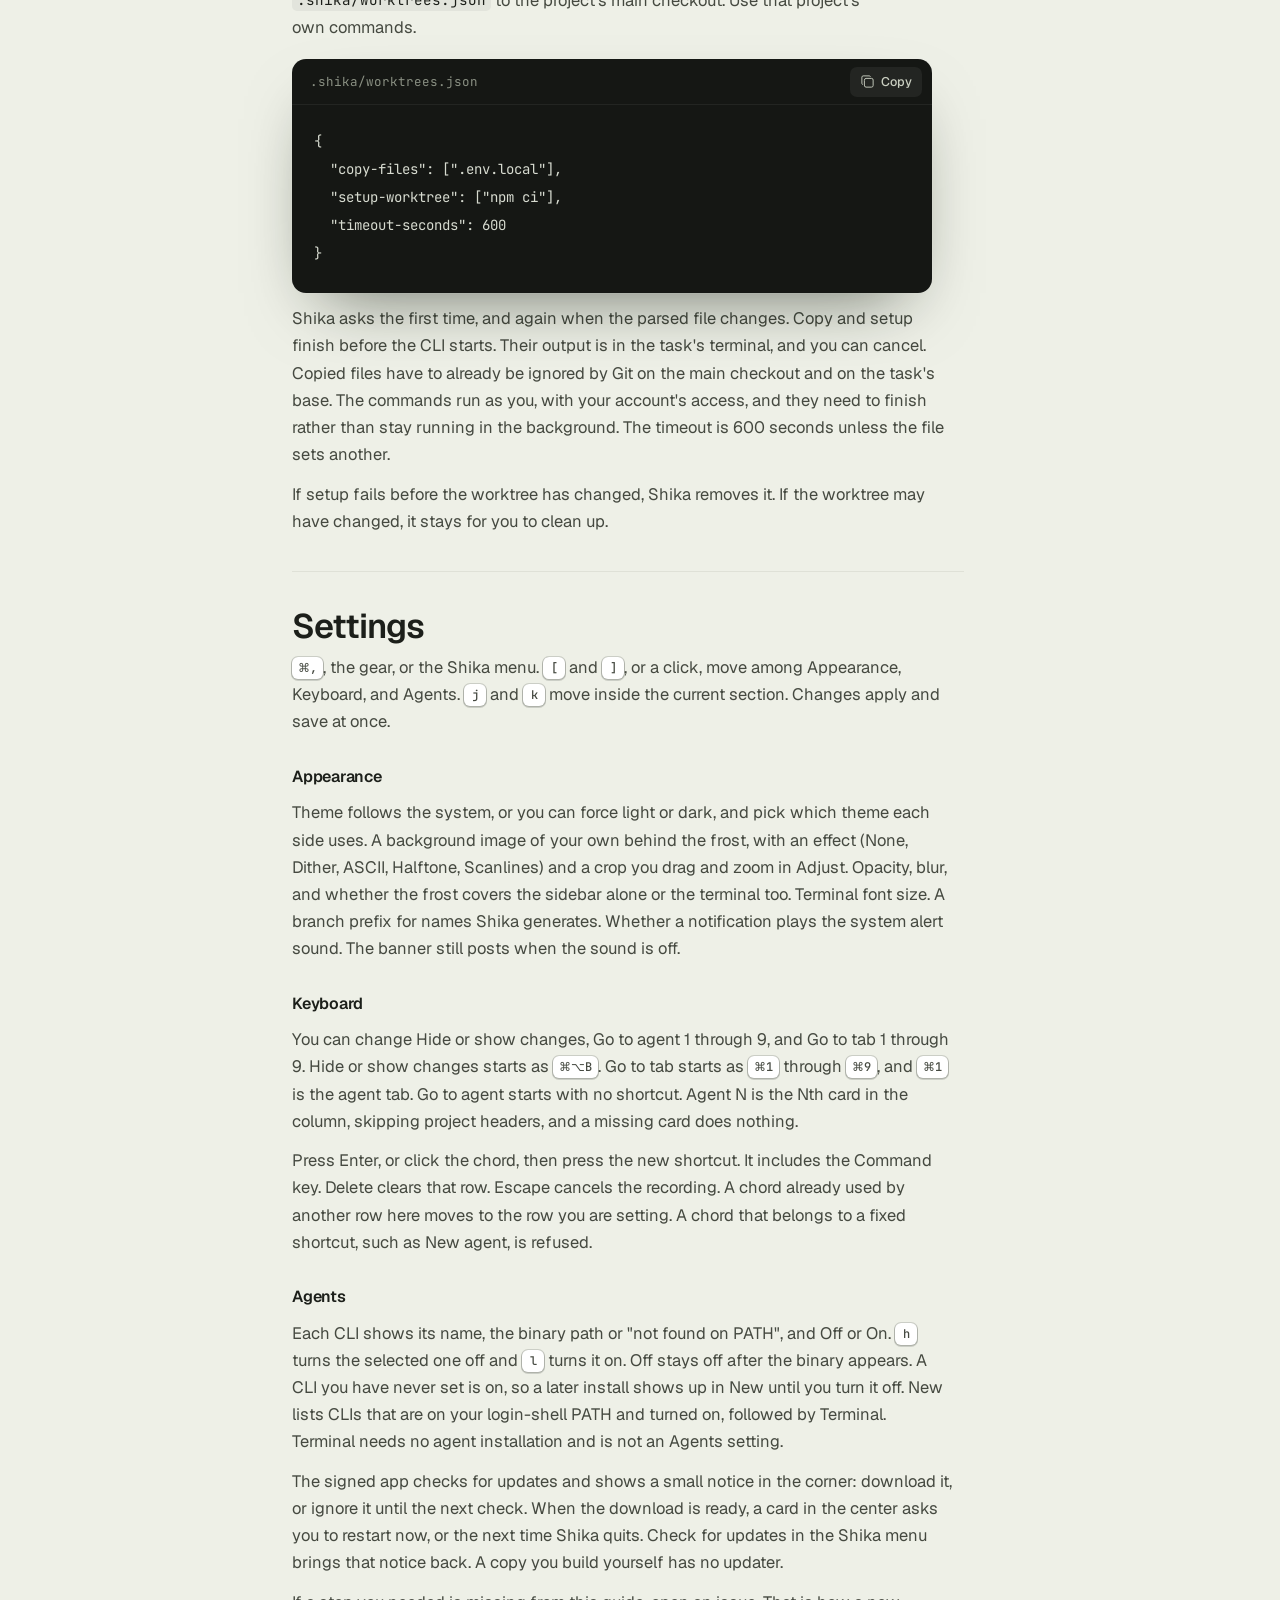
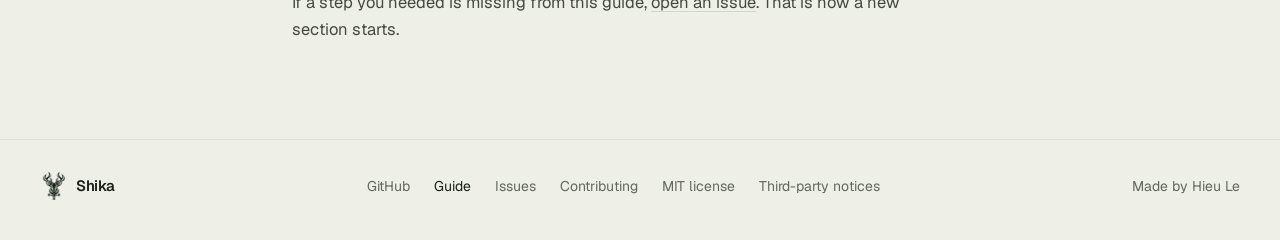
<file: site/guide/index.html>
<!doctype html>
<html lang="en">
<head>
<meta charset="utf-8">
<meta name="viewport" content="width=device-width, initial-scale=1">
<title>Using Shika</title>
<meta name="description" content="How to use Shika: start an agent in its own worktree, hand a project to a Lead, review the diff, open a pull request, and close without losing work.">
<link rel="canonical" href="https://useshika.com/guide/">
<meta property="og:type" content="article">
<meta property="og:site_name" content="Shika">
<meta property="og:title" content="Using Shika">
<meta property="og:description" content="The first session, then the behavior that is easy to miss. Worktrees, a Lead, Close, Create PR, and the keyboard.">
<meta property="og:url" content="https://useshika.com/guide/">
<meta property="og:image" content="https://useshika.com/img/og.jpg">
<meta name="twitter:card" content="summary_large_image">
<meta name="twitter:title" content="Using Shika">
<meta name="twitter:description" content="The first session, then the behavior that is easy to miss.">
<meta name="twitter:image" content="https://useshika.com/img/og.jpg">
<link rel="icon" type="image/png" sizes="32x32" href="../img/favicon-32.png">
<link rel="icon" type="image/png" sizes="64x64" href="../img/favicon-64.png">
<link rel="apple-touch-icon" href="../img/apple-touch-icon.png">
<link rel="preload" href="../fonts/Geist-Variable.woff2" as="font" type="font/woff2" crossorigin>
<link rel="preload" href="../fonts/JetBrainsMono-Variable.woff2" as="font" type="font/woff2" crossorigin>
<script>
  (function () {
    var d = document.documentElement, t = null;
    d.classList.add('js');
    try { t = localStorage.getItem('shika-theme'); } catch (e) {}
    if (t === 'light' || t === 'dark') d.dataset.theme = t;
    else t = window.matchMedia('(prefers-color-scheme: dark)').matches ? 'dark' : 'light';
    d.dataset.resolvedTheme = t;
  })();
</script>
<link rel="stylesheet" href="../styles.css">
<svg width="0" height="0" style="position:absolute" aria-hidden="true">
  <symbol id="i-github" viewBox="0 0 24 24"><path d="M9 19c-4.3 1.4 -4.3 -2.5 -6 -3m12 5v-3.5c0 -1 .1 -1.4 -.5 -2c2.8 -.3 5.5 -1.4 5.5 -6a4.6 4.6 0 0 0 -1.3 -3.2a4.2 4.2 0 0 0 -.1 -3.2s-1.1 -.3 -3.5 1.3a12.3 12.3 0 0 0 -6.2 0c-2.4 -1.6 -3.5 -1.3 -3.5 -1.3a4.2 4.2 0 0 0 -.1 3.2a4.6 4.6 0 0 0 -1.3 3.2c0 4.6 2.7 5.7 5.5 6c-.6 .6 -.6 1.2 -.5 2v3.5"/></symbol>
  <symbol id="i-download" viewBox="0 0 24 24"><path d="M4 17v2a2 2 0 0 0 2 2h12a2 2 0 0 0 2 -2v-2"/><path d="M7 11l5 5l5 -5"/><path d="M12 4l0 12"/></symbol>
  <symbol id="i-check" viewBox="0 0 24 24"><path d="M5 12l5 5l10 -10"/></symbol>
  <symbol id="i-copy" viewBox="0 0 24 24"><path d="M7 7m0 2.667a2.667 2.667 0 0 1 2.667 -2.667h8.666a2.667 2.667 0 0 1 2.667 2.667v8.666a2.667 2.667 0 0 1 -2.667 2.667h-8.666a2.667 2.667 0 0 1 -2.667 -2.667z"/><path d="M4.012 16.737a2.005 2.005 0 0 1 -1.012 -1.737v-10c0 -1.1 .9 -2 2 -2h10c.75 0 1.158 .385 1.5 1"/></symbol>
  <symbol id="i-sun" viewBox="0 0 24 24"><path d="M12 12m-4 0a4 4 0 1 0 8 0a4 4 0 1 0 -8 0"/><path d="M3 12h1m8 -9v1m8 8h1m-9 8v1m-6.4 -15.4l.7 .7m12.1 -.7l-.7 .7m0 11.4l.7 .7m-12.1 -.7l-.7 .7"/></symbol>
  <symbol id="i-moon" viewBox="0 0 24 24"><path d="M12 3c.132 0 .263 0 .393 0a7.5 7.5 0 0 0 7.92 12.446a9 9 0 1 1 -8.313 -12.454z"/></symbol>
</svg>
</head>
<body>
<a class="skip" href="#main">Skip to content</a>
<div id="top" aria-hidden="true"></div>
<header class="nav" id="nav">
  <div class="wrap nav-inner">
    <a class="brand" href="../" aria-label="Shika home"><img src="../img/logo-256.png" alt="" width="36" height="36">Shika</a>
    <nav class="nav-links" aria-label="Sections">
      <a href="../#how">How it works</a>
      <a href="../#features">Features</a>
      <a href="./" aria-current="page">Guide</a>
      <a href="../#faq">FAQ</a>
    </nav>
    <div class="nav-end">
      <button class="icon-btn" type="button" id="theme-toggle" aria-label="Switch to light theme"><svg class="icon i-sun"><use href="#i-sun"/></svg><svg class="icon i-moon"><use href="#i-moon"/></svg></button>
      <a class="icon-btn nav-gh" href="https://github.com/xuanhieu2611/shika" aria-label="Shika on GitHub"><svg class="icon"><use href="#i-github"/></svg></a>
      <a class="btn btn-primary btn-sm" href="../#install">Download</a>
    </div>
  </div>
</header>
<main id="main">
  <header class="guide-hero">
    <canvas class="field" data-mode="frame" data-clear=".guide-intro" data-src="../img/forest-frame-2.webp" aria-hidden="true"></canvas>
    <div class="wrap guide-intro">
      <p class="eyebrow">Guide</p>
      <h1>Using Shika</h1>
      <p class="lede">The first session, then the behavior that is easy to miss. When a feature needs more than the window can show, it gets a section here. <a class="link" href="story.html">The story of the app</a> is its own page.</p>
    </div>
  </header>
  <div class="wrap guide-layout">
    <nav class="guide-toc" aria-label="Guide">
      <a href="#first-session">First session</a>
      <a href="#work">Where the work lives</a>
      <a href="#working">While an agent works</a>
      <a href="#lead">A Lead</a>
      <a href="#ship">Review and ship</a>
      <a href="#close">Close and quit</a>
      <a href="#keyboard">Keyboard</a>
      <a href="#prepare">Prepare a worktree</a>
      <a href="#settings">Settings</a>
      <a class="toc-else" href="story.html">The story</a>
    </nav>
    <div class="guide-body">
      <section class="guide-section" id="first-session">
        <h2>First session</h2>
        <p>Add a repo, start one agent, and leave it working while you look at another. The <a href="../">homepage prototype</a> uses sample data if you want to press the keys before you install.</p>
        <ol class="steps">
          <li>
            <span class="step-mark"><kbd>a</kbd></span>
            <div>
              <h3>Add a project</h3>
              <p>Pick a Git repository. A nested folder becomes the repo root. The column lists every project you add, and projects stay after you quit.</p>
            </div>
          </li>
          <li>
            <span class="step-mark"><kbd>⌘N</kbd></span>
            <div>
              <h3>Start an agent</h3>
              <p>Pick Claude Code, Codex, Cursor CLI, Pi, or Terminal. Agents are the CLIs on your login-shell PATH that are turned on in Settings. Terminal is always available and opens your login shell without an agent. Shika creates a branch and a worktree, runs approved setup, then opens your choice inside it. The picker footer names the base branch this task will start from.</p>
            </div>
          </li>
          <li>
            <span class="step-mark"><kbd>↵</kbd></span>
            <div>
              <h3>Write the prompt</h3>
              <p>With the cards focused, Enter moves the keys into the terminal. The first line of the prompt names the branch. About a second later, the CLI's own session title can rename that branch once. Pi does this only when a title was set. A branch already on a remote keeps its name.</p>
            </div>
          </li>
          <li>
            <span class="step-mark"><kbd>⌘]</kbd><kbd>⌘[</kbd></span>
            <div>
              <h3>Move to another task</h3>
              <p>These work while you are typing in the terminal. <kbd>⌃Q</kbd> returns to the cards, and then <kbd>j</kbd> and <kbd>k</kbd>, or the arrow keys, move through every card. Keys you type in the terminal stay with the CLI.</p>
            </div>
          </li>
          <li>
            <span class="step-mark"><span class="dot ready" aria-hidden="true"></span></span>
            <div>
              <h3>Come back when it's ready</h3>
              <p>A notification is titled with the project and the task. Click it to land on that card. Shika posts one per turn, the first time the agent asks or finishes.</p>
            </div>
          </li>
          <li>
            <span class="step-mark"><kbd>⌘T</kbd></span>
            <div>
              <h3>Review in a shell</h3>
              <p>The shell opens in that task's worktree. <code>git status</code> there is this task, not the main checkout. <kbd>⌘W</kbd> closes the shell and leaves the agent running.</p>
            </div>
          </li>
          <li>
            <span class="step-mark"><kbd>⌘⇧P</kbd></span>
            <div>
              <h3>Open the pull request</h3>
              <p>Create PR shows the changes and a title you can edit, then commits, pushes, and opens the pull request. <kbd>⌘⇧W</kbd> is Close, and it never commits. Both are below.</p>
            </div>
          </li>
        </ol>
        <aside class="note">
          <p>The presets start Claude Code, Codex, and Cursor CLI with approval bypassed, and Pi with <code>--approve</code>. Agents can run commands with your user account's access. A worktree separates Git edits. Files, credentials, and the network stay reachable. Run agents in a project you trust. Shika asks separately before it runs worktree setup commands. Codex trusts the new worktree for that session. Claude Code may still ask once, the first time it sees that worktree.</p>
        </aside>
      </section>

      <section class="guide-section" id="work">
        <h2>Where the work lives</h2>
        <p>Each task started with New is its own worktree under <code>.worktrees/</code> in the repository. These worktrees let agents edit the same repo at the same time without changing your checkout. Shika lists <code>.worktrees/</code> in the repository's <code>.git/info/exclude</code>, so <code>git status</code> on the main checkout skips it. Your <code>.gitignore</code> stays as it is.</p>
        <p>The folder keeps the draft name it was created with. The branch starts as that name too. The first prompt renames the branch, and the CLI's session title can rename it once more. A prefix from Settings, if you set one, is added to those generated names.</p>
        <p>New starts from the project's base branch. Shika uses <code>origin/&lt;base&gt;</code> when that ref exists, otherwise the local branch. With no base set, it uses <code>origin/HEAD</code>, then <code>main</code>, then <code>master</code>, then whatever the main checkout has checked out. Press <kbd>b</kbd>, or click the branch after the project path, to change it for the next task. A card keeps the base it started from. If that branch cannot be found, New stops and names it.</p>
        <p>A new worktree has no upstream. Nothing is on the remote until you push.</p>
        <p>Choose Terminal in New to work without an agent. It starts with a generated task and branch name; Rename task changes only its display name. Shell commands do not trigger agent status or automatic naming. Changes, Create PR, and safe Close still work. Switch agent (<kbd>⌘⇧A</kbd>) starts an agent later and keeps the original terminal as a Shell tab. After quitting, Reopen can start a fresh Terminal in that worktree without rerunning setup or restoring old programs.</p>
        <p>For a quick question in the repository folder you added, use <kbd>⌘⇧N</kbd> or Agent > New Agent in Checkout. The In checkout picker starts one session per project; invoking it again focuses that card. It shows the current branch and runs without a new branch or setup. It is not read-only: the agent can edit your files. Shika never renames your branch or offers Create PR here; Changes compares uncommitted work against <code>HEAD</code>. Close stops the agent and shells without discarding files, asking Stop the agent? with <kbd>⌘↵</kbd> if a turn is active or blocked. New still always creates a worktree. Settings > Keyboard can rebind the checkout shortcut.</p>
      </section>

      <section class="guide-section" id="working">
        <h2>While an agent works</h2>
        <p>The mark at the right of a card's first line is the status. The words are not written on the card.</p>
        <ul class="signals">
          <li>
            <span class="mark"><span class="spark" aria-hidden="true"><i style="--d:.16s"></i><i style="--d:1.12s"></i><i style="--d:.72s"></i><i class="on" style="--d:1.6s"></i><i style="--d:.64s"></i><i style="--d:.56s"></i><i class="on" style="--d:1.52s"></i><i style="--d:.32s"></i><i style="--d:1.2s"></i><i style="--d:.24s"></i><i style="--d:.08s"></i><i style="--d:1.04s"></i><i class="on" style="--d:1.92s"></i><i style="--d:.8s"></i><i class="on" style="--d:1.76s"></i><i class="on" style="--d:1.68s"></i><i style="--d:.48s"></i><i class="on" style="--d:1.44s"></i><i style="--d:.4s"></i><i class="on" style="--d:1.36s"></i><i style="--d:1.28s"></i><i style="--d:.88s"></i><i class="on" style="--d:1.84s"></i><i style="--d:.96s"></i><i style="--d:0s"></i></span></span>
            <span><strong>Working.</strong> The agent has the turn. A time on the card is how long that turn has run.</span>
          </li>
          <li>
            <span class="mark"><span class="dot waiting" aria-hidden="true"></span></span>
            <span><strong>Waiting.</strong> The session is up, and the first prompt has not been sent.</span>
          </li>
          <li>
            <span class="mark"><span class="dot asking" aria-hidden="true"></span></span>
            <span><strong>Asking.</strong> The agent is blocked on a question or a permission the screen shows. A plain question at the end of a reply can show as ready instead, so read the terminal when the card turns green.</span>
          </li>
          <li>
            <span class="mark"><span class="dot ready" aria-hidden="true"></span></span>
            <span><strong>Ready.</strong> The turn finished. The green dot stays until that terminal has focus, or the card stays selected for a second. Moving past it with <kbd>j</kbd> leaves the dot up. When there are changes, the card adds a diff stat such as <code>2 files +64 −3</code>.</span>
          </li>
        </ul>
        <p>One terminal is on screen. The others keep running, including while you look at another card, so a busy CLI does not stall. The agent is the first tab. <kbd>⌘1</kbd> through <kbd>⌘9</kbd> jump to a tab, and <kbd>⌃Tab</kbd> cycles them.</p>
        <p>View &gt; Usage (Cmd+Shift+U) shows Claude Code and Codex subscription snapshots: five-hour and weekly percentages, reset times, and observation age when available. Claude updates after activity in a Shika terminal; Refresh limits (<kbd>r</kbd>) checks Codex without a model turn. Missing or expired observations are unavailable, never zero. These are account-level snapshots, not live balances.</p>
        <p>Separate token totals count recorded Claude Code and Codex traffic in Shika, including their recorded subagents, by week, month, or year. Collection and restart recovery run in the background, without storing conversations. Dates follow the recorded local day when available. Read gaps are shown; tokens a CLI never saved cannot be recovered. These totals are not a bill or subscription percentages, and leave Cursor and Pi out. More tokens does not mean better work.</p>
        <p>Drop a file on the terminal to paste its path. Claude Code and Cursor turn an image path into an attachment. Control-click or Command-click a link in the terminal to open it.</p>
      </section>

      <section class="guide-section" id="lead">
        <h2>A Lead for the project</h2>
        <p><kbd>⌘L</kbd>, or New Lead in the Agent menu, starts one Lead for the selected project. If that project already has one, <kbd>⌘L</kbd> opens it. The Lead is one of the same CLIs, in its own terminal. You talk to it. It can start up to four ordinary tasks and check on them.</p>
        <p>The Lead card is first in its project. The second line reads the CLI, then "Project lead". It has no branch, so it has no diff stat, no Create PR, and no shell tabs. Changes says the Lead does not change files. Its checkout is detached, under <code>.worktrees/shika-lead-&lt;id&gt;</code>, and worktree setup does not run for it. Closing it removes that checkout after the usual dirty check. The tasks it started stay, as ordinary cards.</p>
        <p>A task it starts is marked "from Lead". It is a normal card: its own worktree, branch, status, notification, Changes, and Create PR. Starting one leaves your selection where it was. You can open that card, type into it, and close it yourself. The worker is asked to run <code>shika report</code> when it finishes or gets blocked, and the Lead reads that summary.</p>
        <p>In the Lead's terminal, <code>shika help</code> lists the commands. It can start a task, wait, read a worker's terminal, look at a diff, and type a reply. Create PR and Close open the same dialogs you get from the keyboard, and Shika waits until you confirm or cancel. The keys then return to the Lead. A close that would throw work away asks you first.</p>
        <p>The Lead types into a worker that is Waiting, Ready, or Asking. Escape still reaches a worker that is Working. After its CLI has exited, or when you have left a line unsent, that terminal stays yours. When workers it started settle, and the Lead is Ready or Waiting, with no unsent line and a few seconds since you last typed, Shika pastes one line telling it to run <code>shika wait</code>. That line counts as a submission, so the Lead shows Working. If worktree preparation still needs approval, start a task yourself and approve it first. The Lead starts tasks after that approval is saved.</p>
      </section>

      <section class="guide-section" id="ship">
        <h2>Review and ship</h2>
        <p><kbd>⌘⌥B</kbd>, the changes icon at the end of the terminal header, or View &gt; Hide or show changes opens Changes on the right and focuses it. It starts closed. Clicking a card, including the diff stat, selects that card and focuses its terminal. The panel stays as it is.</p>
        <p>The panel is a read-only diff of this worktree against the base the task started from, including commits and uncommitted files that are not ignored. Each file is a card: the name and the counts, then the directory and the status. Click either of those rows to fold the file. A fold stays when you refresh the same task, and clears when you change cards or close the panel. A very large file starts collapsed, labeled Large diff hidden, Large file hidden, or Diff hidden. Click that row to expand it. The code keeps line numbers and diff colors.</p>
        <p>With the panel focused, <kbd>j</kbd> and <kbd>k</kbd> scroll a line, <kbd>d</kbd> and <kbd>u</kbd> half a page, and Space a page. <kbd>g</kbd> and <kbd>G</kbd> jump to the top and bottom. <kbd>]</kbd> and <kbd>[</kbd> move between files. <kbd>h</kbd> and <kbd>l</kbd> scroll a long line sideways. <kbd>o</kbd> expands the first collapsed file on screen. <kbd>r</kbd> refreshes. Escape closes the panel and puts focus back. Nothing in the panel stages, edits, or reverts.</p>
        <p>Create PR is <kbd>⌘⇧P</kbd>. It is also in the terminal's metadata row and the Agent menu. You see every non-ignored change and a title you can edit. Confirm, and Shika stages, commits if something is still uncommitted, pushes, and opens a pull request with <code>gh</code>. The pull request targets the base the task started from. If that base is gone, Shika asks you to pick one. It never merges or force-pushes. An open pull request for the branch is reused. You need the GitHub CLI, signed in. Shika waits while the agent is working or asking. If a later step fails, the work stays so you can run it again.</p>
        <p>Switch agent is <kbd>⌘⇧A</kbd>, and it is in the Agent menu. It starts another CLI in this same worktree. Write the prompt for what it should do: continue the work, or review it. Leave the prompt empty to type in the terminal. The new CLI sees the files and the diff, not the first agent's conversation. The worktree, branch, commits, uncommitted files, and shell tabs stay. The current agent stops only after the new one is running. Shika waits while the agent is working or asking, and while you have unsent text in that agent's terminal. The Lead cannot do this. A task the Lead started can.</p>
        <p>Afterward the card shows that pull request's number, and whether its checks are running, passing, or failing.</p>
        <p>You can commit and push yourself in a shell tab. That push leaves the card open. You close the card.</p>
        <h3>Rename the task</h3>
        <p>Right-click a card and choose Rename task, or press <kbd>⌘⇧R</kbd>. The new name is what the card shows, what later notifications use, and what the next Create PR title starts as. The Git branch, the worktree folder, existing commits, and an existing pull request keep their names. A name you set stays put when a later prompt or CLI title arrives. That prompt or title can still name the branch.</p>
        <p>The name lasts for this session. Quit does not bring live sessions back, so the card name goes with them. The branch and the worktree stay on disk.</p>
      </section>

      <section class="guide-section" id="close">
        <h2>Close and quit</h2>
        <p><kbd>⌘⇧W</kbd> closes the selected task, from the cards or the terminal. Right-click a card and choose Close task to close that one, even when another card is selected. While Close removes the worktree, the card reads Closing and the terminal fades behind it. If Close fails, the card and the terminal come back.</p>
        <p>Close asks before it throws away uncommitted work or commits that are not on the base. When the tree is clean and those commits are unpushed, it can push them. Close never commits. A clean task that is already published closes without a question.</p>
        <p>Quit ends the live sessions. Projects remain. Worktrees remain on disk, and the next launch lists leftovers so you can remove them when you choose.</p>
        <p>If you switched branches inside the worktree, and both the recorded branch and the current one are clean and already published, Close can remove the worktree and leave both local branches. Dirty work, unpublished commits, a missing ref, or a detached HEAD stay in place.</p>
      </section>

      <section class="guide-section" id="keyboard">
        <h2>Keyboard</h2>
        <p>These do nothing while a dialog or the picker is open. Typing in the terminal, a text field, or the close dialog does not run the card keys, and a stray click never moves focus out of the terminal. Confirmation dialogs are yes/no questions: press <kbd>Y</kbd> to confirm and <kbd>N</kbd> or Escape to cancel. Bare Enter never confirms, and a dialog ignores keys for its first 300ms. The chords below are the defaults. Settings can replace Hide or show changes and the numbered jumps, and it can add a jump to a card by its place in the column. Every other shortcut stays fixed.</p>
        <h3 id="keys-projects">Projects and tasks</h3>
        <table class="keys" aria-labelledby="keys-projects">
          <tbody>
            <tr><th scope="row"><kbd>⌘O</kbd></th><td>Add a project</td></tr>
            <tr><th scope="row"><kbd>⌘⇧B</kbd></th><td>Base branch for the selected project</td></tr>
            <tr><th scope="row"><kbd>⌘N</kbd></th><td>New agent in the selected project</td></tr>
            <tr><th scope="row"><kbd>⌘L</kbd></th><td>New Lead for the selected project, or open the one it already has</td></tr>
            <tr><th scope="row"><kbd>j</kbd> <kbd>k</kbd></th><td>Move between cards, once the cards have focus. Arrow keys do this too.</td></tr>
            <tr><th scope="row"><kbd>↵</kbd></th><td>Focus the terminal</td></tr>
            <tr><th scope="row"><kbd>⌃Q</kbd></th><td>Return to the cards</td></tr>
            <tr><th scope="row"><kbd>⌘]</kbd> <kbd>⌘[</kbd></th><td>Next or previous agent, including from the terminal</td></tr>
            <tr><th scope="row"><kbd>⌘⇧N</kbd></th><td>New Agent in Checkout, or focus its existing card</td></tr>
            <tr><th scope="row"><kbd>⌘⇧R</kbd></th><td>Rename the task. The branch stays.</td></tr>
            <tr><th scope="row"><kbd>⌘⇧W</kbd></th><td>Close the task</td></tr>
            <tr><th scope="row"><kbd>⌘B</kbd></th><td>Hide or show the column</td></tr>
          </tbody>
        </table>
        <h3 id="keys-terminal">Terminal</h3>
        <table class="keys" aria-labelledby="keys-terminal">
          <tbody>
            <tr><th scope="row"><kbd>⌘T</kbd></th><td>New shell tab in this worktree</td></tr>
            <tr><th scope="row"><kbd>⌘W</kbd></th><td>Close the selected shell. The agent stays.</td></tr>
            <tr><th scope="row"><kbd>⌃Tab</kbd></th><td>Cycle tabs. Shift goes backward.</td></tr>
            <tr><th scope="row"><kbd>⌘1</kbd> <kbd>⌘9</kbd></th><td>Jump to a tab. ⌘1 is the agent.</td></tr>
          </tbody>
        </table>
        <h3 id="keys-ship">Review</h3>
        <table class="keys" aria-labelledby="keys-ship">
          <tbody>
            <tr><th scope="row"><kbd>⌘⌥B</kbd></th><td>Show or hide Changes. Settings can change this chord.</td></tr>
            <tr><th scope="row"><kbd>r</kbd></th><td>Refresh Changes, while that panel has focus</td></tr>
            <tr><th scope="row"><kbd>⌘⇧P</kbd></th><td>Create PR</td></tr>
            <tr><th scope="row"><kbd>⌘⇧A</kbd></th><td>Switch agent, in this worktree</td></tr>
            <tr><th scope="row"><kbd>⌘,</kbd></th><td>Settings</td></tr>
          </tbody>
        </table>
      </section>

      <section class="guide-section" id="prepare">
        <h2>Prepare a worktree</h2>
        <p>Optional. To install dependencies or copy local files before the CLI starts, add <code>.shika/worktrees.json</code> to the project's main checkout. Use that project's own commands.</p>
        <div class="code">
          <div class="code-bar"><span>.shika/worktrees.json</span><button class="copy" type="button" aria-label="Copy worktree preparation"><svg class="icon i-copy"><use href="#i-copy"/></svg><svg class="icon i-check"><use href="#i-check"/></svg><span class="copy-label">Copy</span></button></div>
<pre>{
  "copy-files": [".env.local"],
  "setup-worktree": ["npm ci"],
  "timeout-seconds": 600
}</pre>
        </div>
        <p>Shika asks the first time, and again when the parsed file changes. Copy and setup finish before the CLI starts. Their output is in the task's terminal, and you can cancel. Copied files have to already be ignored by Git on the main checkout and on the task's base. The commands run as you, with your account's access, and they need to finish rather than stay running in the background. The timeout is 600 seconds unless the file sets another.</p>
        <p>If setup fails before the worktree has changed, Shika removes it. If the worktree may have changed, it stays for you to clean up.</p>
      </section>

      <section class="guide-section" id="settings">
        <h2>Settings</h2>
        <p><kbd>⌘,</kbd>, the gear, or the Shika menu. <kbd>[</kbd> and <kbd>]</kbd>, or a click, move among Appearance, Keyboard, and Agents. <kbd>j</kbd> and <kbd>k</kbd> move inside the current section. Changes apply and save at once.</p>
        <h3>Appearance</h3>
        <p>Theme follows the system, or you can force light or dark, and pick which theme each side uses. A background image of your own behind the frost, with an effect (None, Dither, ASCII, Halftone, Scanlines) and a crop you drag and zoom in Adjust. Opacity, blur, and whether the frost covers the sidebar alone or the terminal too. Terminal font size. A branch prefix for names Shika generates. Whether a notification plays the system alert sound. The banner still posts when the sound is off.</p>
        <h3>Keyboard</h3>
        <p>You can change Hide or show changes, Go to agent 1 through 9, and Go to tab 1 through 9. Hide or show changes starts as <kbd>⌘⌥B</kbd>. Go to tab starts as <kbd>⌘1</kbd> through <kbd>⌘9</kbd>, and <kbd>⌘1</kbd> is the agent tab. Go to agent starts with no shortcut. Agent N is the Nth card in the column, skipping project headers, and a missing card does nothing.</p>
        <p>Press Enter, or click the chord, then press the new shortcut. It includes the Command key. Delete clears that row. Escape cancels the recording. A chord already used by another row here moves to the row you are setting. A chord that belongs to a fixed shortcut, such as New agent, is refused.</p>
        <h3>Agents</h3>
        <p>Each CLI shows its name, the binary path or "not found on PATH", and Off or On. <kbd>h</kbd> turns the selected one off and <kbd>l</kbd> turns it on. Off stays off after the binary appears. A CLI you have never set is on, so a later install shows up in New until you turn it off. New lists CLIs that are on your login-shell PATH and turned on, followed by Terminal. Terminal needs no agent installation and is not an Agents setting.</p>
        <p>The signed app checks for updates and shows a small notice in the corner: download it, or ignore it until the next check. When the download is ready, a card in the center asks you to restart now, or the next time Shika quits. Check for updates in the Shika menu brings that notice back. A copy you build yourself has no updater.</p>
        <p>If a step you needed is missing from this guide, <a href="https://github.com/xuanhieu2611/shika/issues">open an issue</a>. That is how a new section starts.</p>
      </section>
    </div>
  </div>
</main>
<footer class="footer">
  <div class="wrap footer-inner">
    <a class="brand" href="../"><img src="../img/logo-256.png" alt="" width="28" height="28" loading="lazy">Shika</a>
    <nav aria-label="Footer">
      <a href="https://github.com/xuanhieu2611/shika">GitHub</a>
      <a href="./" aria-current="page">Guide</a>
      <a href="https://github.com/xuanhieu2611/shika/issues">Issues</a>
      <a href="https://github.com/xuanhieu2611/shika/blob/main/CONTRIBUTING.md">Contributing</a>
      <a href="https://github.com/xuanhieu2611/shika/blob/main/LICENSE">MIT license</a>
      <a href="../notices.html">Third-party notices</a>
    </nav>
    <span>Made by <a href="https://github.com/xuanhieu2611">Hieu Le</a></span>
  </div>
</footer>
<script src="../field.js" defer></script>
<script src="../main.js" defer></script>
</body>
</html>
</file>
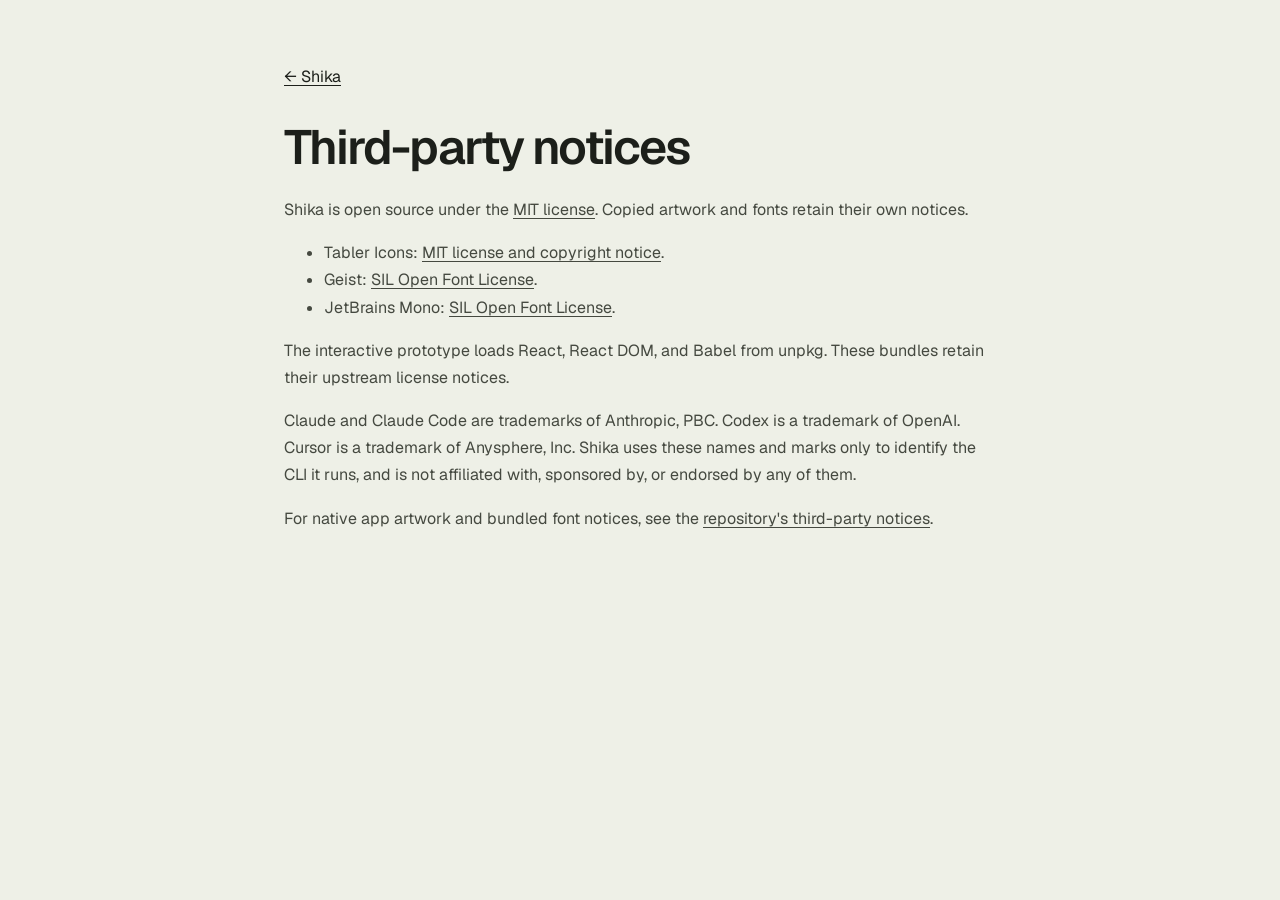
<file: site/notices.html>
<!doctype html>
<html lang="en">
<head>
  <meta charset="utf-8">
  <meta name="viewport" content="width=device-width, initial-scale=1">
  <title>Third-party notices - Shika</title>
  <link rel="stylesheet" href="styles.css">
</head>
<body>
  <main class="wrap notices">
    <a href="./">← Shika</a>
    <h1>Third-party notices</h1>
    <p>Shika is open source under the <a href="https://github.com/xuanhieu2611/shika/blob/main/LICENSE">MIT license</a>. Copied artwork and fonts retain their own notices.</p>
    <ul>
      <li>Tabler Icons: <a href="licenses/Tabler-MIT.txt">MIT license and copyright notice</a>.</li>
      <li>Geist: <a href="fonts/Geist-OFL.txt">SIL Open Font License</a>.</li>
      <li>JetBrains Mono: <a href="fonts/JetBrainsMono-OFL.txt">SIL Open Font License</a>.</li>
    </ul>
    <p>The interactive prototype loads React, React DOM, and Babel from unpkg. These bundles retain their upstream license notices.</p>
    <p>Claude and Claude Code are trademarks of Anthropic, PBC. Codex is a trademark of OpenAI. Cursor is a trademark of Anysphere, Inc. Shika uses these names and marks only to identify the CLI it runs, and is not affiliated with, sponsored by, or endorsed by any of them.</p>
    <p>For native app artwork and bundled font notices, see the <a href="https://github.com/xuanhieu2611/shika/blob/main/THIRD_PARTY_NOTICES.md">repository's third-party notices</a>.</p>
  </main>
</body>
</html>
</file>
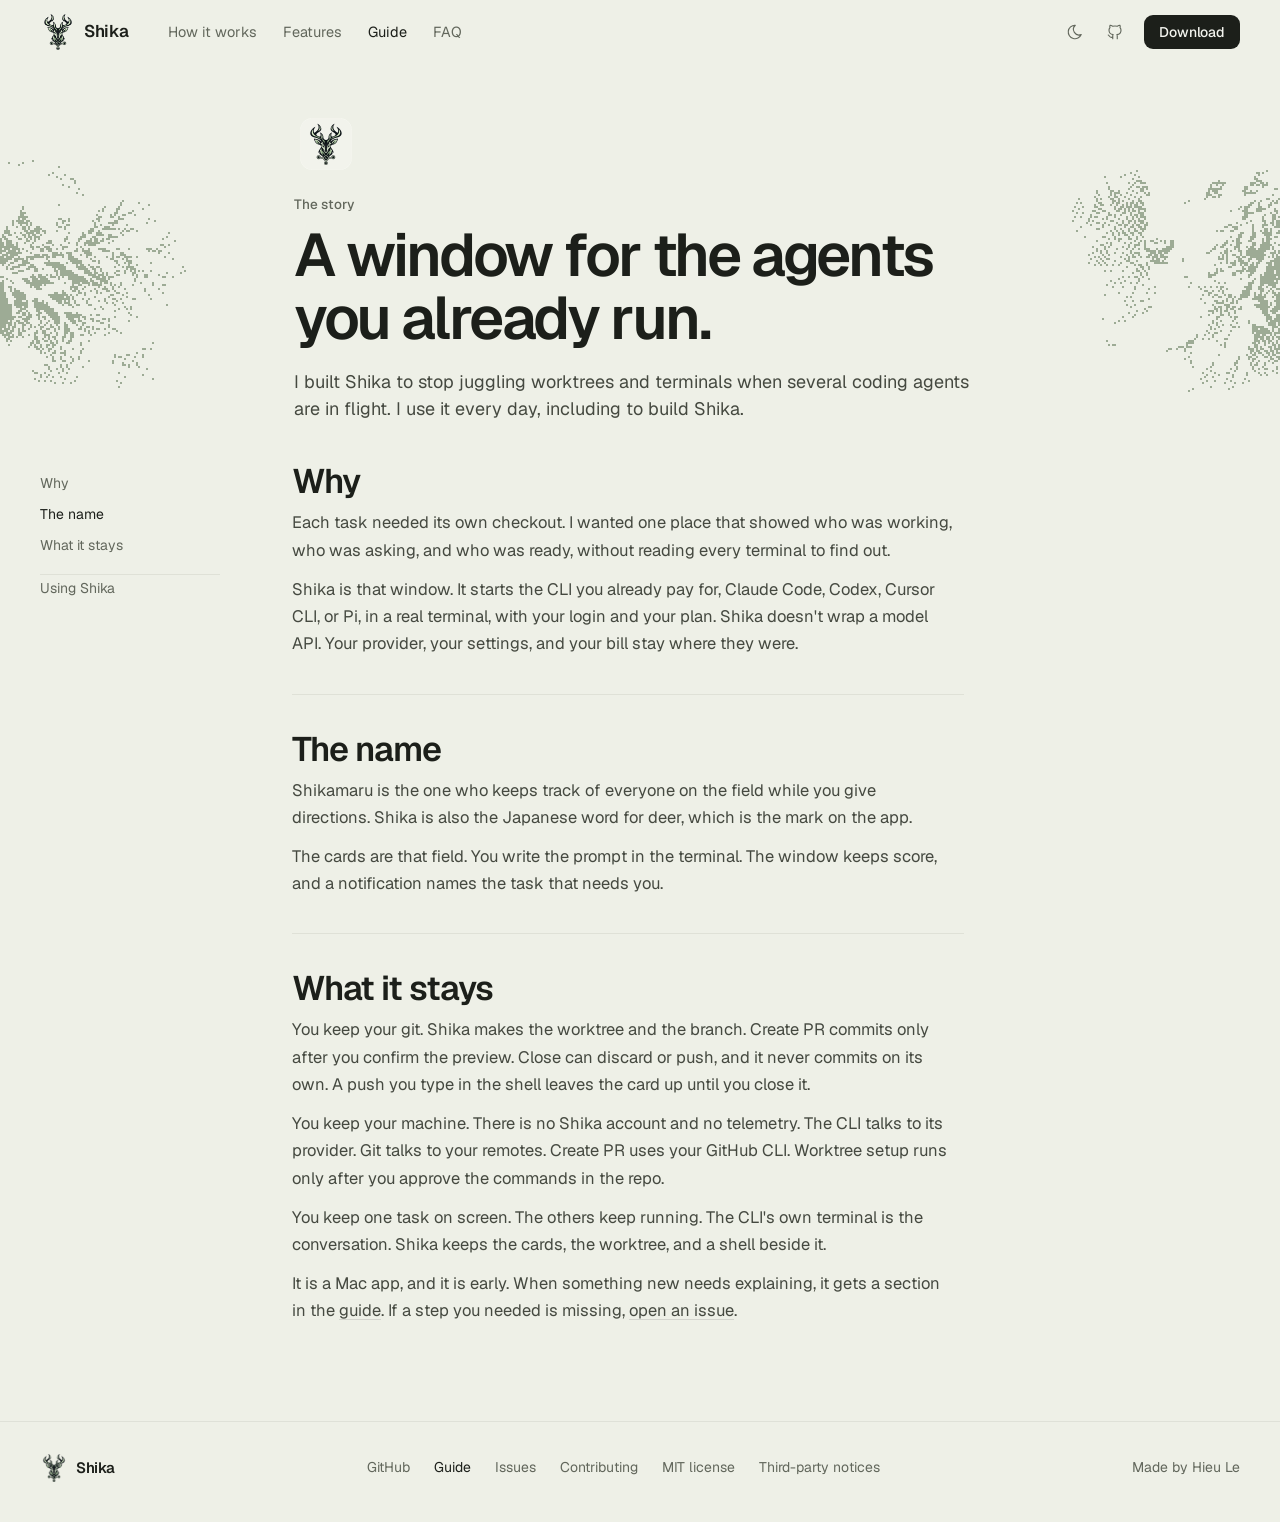
<file: site/guide/story.html>
<!doctype html>
<html lang="en">
<head>
<meta charset="utf-8">
<meta name="viewport" content="width=device-width, initial-scale=1">
<title>The story - Shika</title>
<meta name="description" content="Why Shika exists: a window for the coding agents you already run, named for the one who keeps track of everyone on the field.">
<link rel="canonical" href="https://useshika.com/guide/story">
<meta property="og:type" content="article">
<meta property="og:site_name" content="Shika">
<meta property="og:title" content="The story - Shika">
<meta property="og:description" content="Why Shika exists, where the name comes from, and what the app stays.">
<meta property="og:url" content="https://useshika.com/guide/story">
<meta property="og:image" content="https://useshika.com/img/og.jpg">
<meta name="twitter:card" content="summary_large_image">
<meta name="twitter:title" content="The story - Shika">
<meta name="twitter:description" content="Why Shika exists, where the name comes from, and what the app stays.">
<meta name="twitter:image" content="https://useshika.com/img/og.jpg">
<link rel="icon" type="image/png" sizes="32x32" href="../img/favicon-32.png">
<link rel="icon" type="image/png" sizes="64x64" href="../img/favicon-64.png">
<link rel="apple-touch-icon" href="../img/apple-touch-icon.png">
<link rel="preload" href="../fonts/Geist-Variable.woff2" as="font" type="font/woff2" crossorigin>
<link rel="preload" href="../fonts/JetBrainsMono-Variable.woff2" as="font" type="font/woff2" crossorigin>
<script>
  (function () {
    var d = document.documentElement, t = null;
    d.classList.add('js');
    try { t = localStorage.getItem('shika-theme'); } catch (e) {}
    if (t === 'light' || t === 'dark') d.dataset.theme = t;
    else t = window.matchMedia('(prefers-color-scheme: dark)').matches ? 'dark' : 'light';
    d.dataset.resolvedTheme = t;
  })();
</script>
<link rel="stylesheet" href="../styles.css">
<svg width="0" height="0" style="position:absolute" aria-hidden="true">
  <symbol id="i-github" viewBox="0 0 24 24"><path d="M9 19c-4.3 1.4 -4.3 -2.5 -6 -3m12 5v-3.5c0 -1 .1 -1.4 -.5 -2c2.8 -.3 5.5 -1.4 5.5 -6a4.6 4.6 0 0 0 -1.3 -3.2a4.2 4.2 0 0 0 -.1 -3.2s-1.1 -.3 -3.5 1.3a12.3 12.3 0 0 0 -6.2 0c-2.4 -1.6 -3.5 -1.3 -3.5 -1.3a4.2 4.2 0 0 0 -.1 3.2a4.6 4.6 0 0 0 -1.3 3.2c0 4.6 2.7 5.7 5.5 6c-.6 .6 -.6 1.2 -.5 2v3.5"/></symbol>
  <symbol id="i-download" viewBox="0 0 24 24"><path d="M4 17v2a2 2 0 0 0 2 2h12a2 2 0 0 0 2 -2v-2"/><path d="M7 11l5 5l5 -5"/><path d="M12 4l0 12"/></symbol>
  <symbol id="i-sun" viewBox="0 0 24 24"><path d="M12 12m-4 0a4 4 0 1 0 8 0a4 4 0 1 0 -8 0"/><path d="M3 12h1m8 -9v1m8 8h1m-9 8v1m-6.4 -15.4l.7 .7m12.1 -.7l-.7 .7m0 11.4l.7 .7m-12.1 -.7l-.7 .7"/></symbol>
  <symbol id="i-moon" viewBox="0 0 24 24"><path d="M12 3c.132 0 .263 0 .393 0a7.5 7.5 0 0 0 7.92 12.446a9 9 0 1 1 -8.313 -12.454z"/></symbol>
</svg>
</head>
<body>
<a class="skip" href="#main">Skip to content</a>
<div id="top" aria-hidden="true"></div>
<header class="nav" id="nav">
  <div class="wrap nav-inner">
    <a class="brand" href="../" aria-label="Shika home"><img src="../img/logo-256.png" alt="" width="36" height="36">Shika</a>
    <nav class="nav-links" aria-label="Sections">
      <a href="../#how">How it works</a>
      <a href="../#features">Features</a>
      <a href="./" class="is-here">Guide</a>
      <a href="../#faq">FAQ</a>
    </nav>
    <div class="nav-end">
      <button class="icon-btn" type="button" id="theme-toggle" aria-label="Switch to light theme"><svg class="icon i-sun"><use href="#i-sun"/></svg><svg class="icon i-moon"><use href="#i-moon"/></svg></button>
      <a class="icon-btn nav-gh" href="https://github.com/xuanhieu2611/shika" aria-label="Shika on GitHub"><svg class="icon"><use href="#i-github"/></svg></a>
      <a class="btn btn-primary btn-sm" href="../#install">Download</a>
    </div>
  </div>
</header>
<main id="main">
  <header class="guide-hero">
    <canvas class="field" data-mode="frame" data-clear=".guide-intro" data-src="../img/forest-frame-2.webp" aria-hidden="true"></canvas>
    <div class="wrap guide-intro">
      <img class="guide-mark" src="../img/app-icon-256.png" alt="" width="64" height="64">
      <p class="eyebrow">The story</p>
      <h1>A window for the agents you already run.</h1>
      <p class="lede">I built Shika to stop juggling worktrees and terminals when several coding agents are in flight. I use it every day, including to build Shika.</p>
    </div>
  </header>
  <div class="wrap guide-layout">
    <nav class="guide-toc" aria-label="Guide">
      <a href="#why">Why</a>
      <a href="#name">The name</a>
      <a href="#stays">What it stays</a>
      <a class="toc-else" href="./">Using Shika</a>
    </nav>
    <div class="guide-body">
      <section class="guide-section" id="why">
        <h2>Why</h2>
        <p>Each task needed its own checkout. I wanted one place that showed who was working, who was asking, and who was ready, without reading every terminal to find out.</p>
        <p>Shika is that window. It starts the CLI you already pay for, Claude Code, Codex, Cursor CLI, or Pi, in a real terminal, with your login and your plan. Shika doesn't wrap a model API. Your provider, your settings, and your bill stay where they were.</p>
      </section>

      <section class="guide-section" id="name">
        <h2>The name</h2>
        <p>Shikamaru is the one who keeps track of everyone on the field while you give directions. Shika is also the Japanese word for deer, which is the mark on the app.</p>
        <p>The cards are that field. You write the prompt in the terminal. The window keeps score, and a notification names the task that needs you.</p>
      </section>

      <section class="guide-section" id="stays">
        <h2>What it stays</h2>
        <p>You keep your git. Shika makes the worktree and the branch. Create PR commits only after you confirm the preview. Close can discard or push, and it never commits on its own. A push you type in the shell leaves the card up until you close it.</p>
        <p>You keep your machine. There is no Shika account and no telemetry. The CLI talks to its provider. Git talks to your remotes. Create PR uses your GitHub CLI. Worktree setup runs only after you approve the commands in the repo.</p>
        <p>You keep one task on screen. The others keep running. The CLI's own terminal is the conversation. Shika keeps the cards, the worktree, and a shell beside it.</p>
        <p>It is a Mac app, and it is early. When something new needs explaining, it gets a section in the <a href="./">guide</a>. If a step you needed is missing, <a href="https://github.com/xuanhieu2611/shika/issues">open an issue</a>.</p>
      </section>
    </div>
  </div>
</main>
<footer class="footer">
  <div class="wrap footer-inner">
    <a class="brand" href="../"><img src="../img/logo-256.png" alt="" width="28" height="28" loading="lazy">Shika</a>
    <nav aria-label="Footer">
      <a href="https://github.com/xuanhieu2611/shika">GitHub</a>
      <a href="./" class="is-here">Guide</a>
      <a href="https://github.com/xuanhieu2611/shika/issues">Issues</a>
      <a href="https://github.com/xuanhieu2611/shika/blob/main/CONTRIBUTING.md">Contributing</a>
      <a href="https://github.com/xuanhieu2611/shika/blob/main/LICENSE">MIT license</a>
      <a href="../notices.html">Third-party notices</a>
    </nav>
    <span>Made by <a href="https://github.com/xuanhieu2611">Hieu Le</a></span>
  </div>
</footer>
<script src="../field.js" defer></script>
<script src="../main.js" defer></script>
</body>
</html>
</file>
<file: site/styles.css>
/* Shika landing page.
   One centered column over printed paintings drawn by field.js. Neutrals carry the
   logo's faint sage tint. The forest is the only decoration; status colors appear
   only inside product mocks. Light and dark share every rule and swap tokens:
   a saved choice sets [data-theme], otherwise the system appearance decides.
   Radius scale: 10 buttons, 14 the demo window and code, 16 the feature grid. */

@font-face {
  font-family: "Geist";
  src: url("fonts/Geist-Variable.woff2") format("woff2");
  font-weight: 100 900;
  font-style: normal;
  font-display: swap;
}
@font-face {
  font-family: "JetBrains Mono";
  src: url("fonts/JetBrainsMono-Variable.woff2") format("woff2");
  font-weight: 100 800;
  font-style: normal;
  font-display: swap;
}

:root {
  color-scheme: light;

  --bg: #eef0e7;
  --bg-2: #e5e8dd;
  --panel: #f5f6f0;
  --ink-1: #1c1f1a;
  --ink-2: #454940;
  --ink-3: #62675c;
  --ink-4: #93988b;
  --line: rgba(28, 31, 26, 0.12);
  --line-soft: rgba(28, 31, 26, 0.07);
  --wash: rgba(28, 31, 26, 0.05);
  --check: #4d6745;
  --btn-bg: #1c1f1a;
  --btn-fg: #f3f4ee;
  --btn-hover: #343830;
  --kbd-bg: #ffffff;
  --kbd-edge: rgba(28, 31, 26, 0.16);
  --key-shadow: 0 10px 24px -12px rgba(40, 56, 30, 0.35);
  --nav-bg: rgba(238, 240, 231, 0.8);
  --frame-bg: #f1f2ec;
  --frame-shadow: 0 0 0 1px rgba(28, 31, 26, 0.1), 0 50px 120px -40px rgba(40, 56, 30, 0.5), 0 16px 40px -16px rgba(40, 56, 30, 0.25);

  /* The printed paintings (read by field.js) */
  --field-ink: #4d6745;
  --field-alpha: 0.5;
  --paint-alpha: 1;

  /* Product mocks: Shika Light from design/DESIGN.md */
  --m-col: #f1f2ec;
  --m-card: rgba(255, 255, 255, 0.5);
  --m-raised: #ffffff;
  --m-overlay: #fafaf7;
  --m-sunken: #e3e6dd;
  --m-ink-1: #262824;
  --m-ink-2: #4e524a;
  --m-ink-3: #6c7166;
  --m-ink-4: #9ea296;
  --m-ink-5: #c3c6bc;
  --m-line: rgba(20, 30, 10, 0.05);
  --m-line-control: #d3d7cc;
  --m-shadow: 0 0 0 0.5px rgba(0, 0, 0, 0.12), 0 24px 60px -16px rgba(30, 40, 20, 0.3);
  --st-asking: oklch(0.72 0.16 58);
  --st-asking-tint: oklch(0.975 0.022 75);
  --st-ready: oklch(0.68 0.15 150);
  --st-ready-text: oklch(0.5 0.12 150);
  --st-ready-tint: oklch(0.975 0.02 150);
  --st-working: oklch(0.64 0.12 245);
  --st-working-text: oklch(0.52 0.11 245);
  --st-waiting: #a3a79b;
  --notif-bg: rgba(246, 246, 244, 0.92);
  --notif-title: #1d1d1f;
  --notif-body: #3a3a3c;
  --notif-meta: #6f706c;

  /* The terminal stays dark in both themes, like the app's default. */
  --term-bg: #151714;
  --term-fg: #d7dbd0;
  --term-dim: #8a9083;
  --term-blue: #8fb3d9;

  --font-sans: "Geist", -apple-system, BlinkMacSystemFont, "Helvetica Neue", sans-serif;
  --font-ui: -apple-system, BlinkMacSystemFont, "SF Pro Text", "Helvetica Neue", sans-serif;
  --font-mono: "JetBrains Mono", "SF Mono", Menlo, monospace;
  --ease: cubic-bezier(0.16, 1, 0.3, 1);
  --page: 1200px;
  --gutter: 24px;
}

/* Dark tokens, twice: once for the system appearance, once for a saved choice. */
@media (prefers-color-scheme: dark) {
  :root:not([data-theme="light"]) {
    color-scheme: dark;
    --bg: #121511;
    --bg-2: #0e110d;
    --panel: #161915;
    --ink-1: #e8ebe3;
    --ink-2: #b6bbae;
    --ink-3: #8d9286;
    --ink-4: #62675c;
    --line: rgba(232, 235, 227, 0.1);
    --line-soft: rgba(232, 235, 227, 0.06);
    --wash: rgba(232, 235, 227, 0.06);
    --check: #a8c79e;
    --btn-bg: #e8ebe3;
    --btn-fg: #121511;
    --btn-hover: #ffffff;
    --kbd-bg: #22261f;
    --kbd-edge: rgba(0, 0, 0, 0.6);
    --key-shadow: 0 10px 24px -12px rgba(0, 0, 0, 0.7);
    --nav-bg: rgba(18, 21, 17, 0.74);
    --frame-bg: #1a1c19;
    --frame-shadow: 0 0 0 1px rgba(232, 235, 227, 0.1), 0 50px 120px -40px rgba(0, 0, 0, 0.9), 0 16px 40px -16px rgba(0, 0, 0, 0.6);
    --field-ink: #87a27c;
    --field-alpha: 0.42;
    --paint-alpha: 0.92;
    --m-col: #1a1c19;
    --m-card: rgba(255, 255, 255, 0.03);
    --m-raised: #272a25;
    --m-overlay: #242722;
    --m-sunken: #30342e;
    --m-ink-1: #e8ebe3;
    --m-ink-2: #b6bbae;
    --m-ink-3: #8d9286;
    --m-ink-4: #6b7065;
    --m-ink-5: #464a42;
    --m-line: rgba(255, 255, 255, 0.055);
    --m-line-control: #383c35;
    --m-shadow: 0 0 0 1px rgba(255, 255, 255, 0.07), 0 24px 60px -16px rgba(0, 0, 0, 0.7);
    --st-asking: oklch(0.78 0.15 65);
    --st-asking-tint: oklch(0.25 0.03 70);
    --st-ready: oklch(0.76 0.14 150);
    --st-ready-text: oklch(0.82 0.12 150);
    --st-ready-tint: oklch(0.245 0.025 150);
    --st-working: oklch(0.72 0.11 245);
    --st-working-text: oklch(0.8 0.09 245);
    --st-waiting: #6b7065;
    --notif-bg: rgba(40, 42, 40, 0.92);
    --notif-title: #f2f2f2;
    --notif-body: #d0d0d0;
    --notif-meta: #9a9a98;
  }
}
:root[data-theme="dark"] {
  color-scheme: dark;
  --bg: #121511;
  --bg-2: #0e110d;
  --panel: #161915;
  --ink-1: #e8ebe3;
  --ink-2: #b6bbae;
  --ink-3: #8d9286;
  --ink-4: #62675c;
  --line: rgba(232, 235, 227, 0.1);
  --line-soft: rgba(232, 235, 227, 0.06);
  --wash: rgba(232, 235, 227, 0.06);
  --check: #a8c79e;
  --btn-bg: #e8ebe3;
  --btn-fg: #121511;
  --btn-hover: #ffffff;
  --kbd-bg: #22261f;
  --kbd-edge: rgba(0, 0, 0, 0.6);
  --key-shadow: 0 10px 24px -12px rgba(0, 0, 0, 0.7);
  --nav-bg: rgba(18, 21, 17, 0.74);
  --frame-bg: #1a1c19;
  --frame-shadow: 0 0 0 1px rgba(232, 235, 227, 0.1), 0 50px 120px -40px rgba(0, 0, 0, 0.9), 0 16px 40px -16px rgba(0, 0, 0, 0.6);
  --field-ink: #87a27c;
  --field-alpha: 0.42;
  --paint-alpha: 0.92;
  --m-col: #1a1c19;
  --m-card: rgba(255, 255, 255, 0.03);
  --m-raised: #272a25;
  --m-overlay: #242722;
  --m-sunken: #30342e;
  --m-ink-1: #e8ebe3;
  --m-ink-2: #b6bbae;
  --m-ink-3: #8d9286;
  --m-ink-4: #6b7065;
  --m-ink-5: #464a42;
  --m-line: rgba(255, 255, 255, 0.055);
  --m-line-control: #383c35;
  --m-shadow: 0 0 0 1px rgba(255, 255, 255, 0.07), 0 24px 60px -16px rgba(0, 0, 0, 0.7);
  --st-asking: oklch(0.78 0.15 65);
  --st-asking-tint: oklch(0.25 0.03 70);
  --st-ready: oklch(0.76 0.14 150);
  --st-ready-text: oklch(0.82 0.12 150);
  --st-ready-tint: oklch(0.245 0.025 150);
  --st-working: oklch(0.72 0.11 245);
  --st-working-text: oklch(0.8 0.09 245);
  --st-waiting: #6b7065;
  --notif-bg: rgba(40, 42, 40, 0.92);
  --notif-title: #f2f2f2;
  --notif-body: #d0d0d0;
  --notif-meta: #9a9a98;
}

* { box-sizing: border-box; }
html { -webkit-text-size-adjust: 100%; scroll-behavior: smooth; scroll-padding-top: 80px; }
body {
  margin: 0;
  background: var(--bg);
  color: var(--ink-1);
  font-family: var(--font-sans);
  font-size: 16px;
  line-height: 1.6;
  -webkit-font-smoothing: antialiased;
  -moz-osx-font-smoothing: grayscale;
  overflow-x: hidden;
}
img, svg { display: block; max-width: 100%; }
a { color: inherit; text-decoration: none; }
code, kbd, pre { font-family: var(--font-mono); }
::selection { background: rgba(111, 132, 102, 0.32); }
:focus-visible { outline: 2px solid var(--ink-1); outline-offset: 3px; border-radius: 6px; }

.wrap { width: 100%; max-width: calc(var(--page) + var(--gutter) * 2); margin: 0 auto; padding: 0 var(--gutter); }
.icon { width: 18px; height: 18px; fill: none; stroke: currentColor; stroke-width: 1.5; stroke-linecap: round; stroke-linejoin: round; flex: none; }
.mono { font-family: var(--font-mono); font-size: 0.9em; }
.link { text-decoration: underline; text-decoration-color: var(--line); text-underline-offset: 3px; }
.link:hover { text-decoration-color: currentColor; }
.skip { position: absolute; left: -9999px; }
.skip:focus { left: 16px; top: 16px; z-index: 100; background: var(--btn-bg); color: var(--btn-fg); padding: 8px 12px; border-radius: 8px; }

/* Buttons */
.btn {
  display: inline-flex; align-items: center; justify-content: center; gap: 8px;
  height: 44px; padding: 0 18px;
  border-radius: 10px; border: 1px solid transparent;
  font: 500 15px/1 var(--font-sans); letter-spacing: -0.01em; white-space: nowrap;
  cursor: pointer;
  transition: background-color 160ms var(--ease), border-color 160ms var(--ease);
}
.btn-primary { background: var(--btn-bg); color: var(--btn-fg); }
.btn-primary:hover { background: var(--btn-hover); }
.btn-ghost { border-color: var(--line); color: var(--ink-1); background: color-mix(in srgb, var(--bg) 70%, transparent); backdrop-filter: blur(6px); -webkit-backdrop-filter: blur(6px); }
.btn-ghost:hover { background: var(--wash); }
.btn-sm { height: 34px; padding: 0 14px; font-size: 14px; border-radius: 9px; }
.btn .icon { width: 17px; height: 17px; }

.icon-btn {
  display: inline-flex; align-items: center; justify-content: center;
  width: 34px; height: 34px; padding: 0; border: 0; border-radius: 9px;
  background: transparent; color: var(--ink-3); cursor: pointer;
  transition: background-color 140ms var(--ease), color 140ms var(--ease);
}
.icon-btn:hover { background: var(--wash); color: var(--ink-1); }

kbd {
  display: inline-flex; align-items: center; justify-content: center;
  min-width: 22px; height: 22px; padding: 0 6px;
  border-radius: 6px; background: var(--kbd-bg);
  box-shadow: 0 0 0 1px var(--kbd-edge), 0 1px 0 1px var(--kbd-edge);
  font: 500 12px/1 var(--font-mono); color: var(--ink-2);
  vertical-align: 1px;
}

/* Nav. #top is the sentinel main.js watches; it needs an area to intersect. */
#top { position: absolute; top: 0; left: 0; width: 1px; height: 1px; }
.nav { position: sticky; top: 0; z-index: 20; transition: background-color 200ms var(--ease), box-shadow 200ms var(--ease); }
.nav.is-stuck { background: var(--nav-bg); backdrop-filter: blur(18px) saturate(1.4); -webkit-backdrop-filter: blur(18px) saturate(1.4); box-shadow: 0 1px 0 var(--line-soft); }
.nav-inner { height: 64px; display: flex; align-items: center; gap: 28px; }
.brand { display: flex; align-items: center; gap: 8px; font-weight: 600; font-size: 17px; letter-spacing: -0.02em; }
.brand img { width: 36px; height: 36px; }
.nav-links { display: flex; gap: 26px; margin-left: 12px; font-size: 14.5px; color: var(--ink-3); }
.nav-links a { transition: color 140ms var(--ease); }
.nav-links a:hover, .nav-links a[aria-current="page"], .nav-links a.is-here { color: var(--ink-1); }
.nav-end { margin-left: auto; display: flex; align-items: center; gap: 6px; }
.nav-end .btn { margin-left: 6px; }
#theme-toggle .i-sun { display: none; }
:root[data-resolved-theme="dark"] #theme-toggle .i-sun { display: block; }
:root[data-resolved-theme="dark"] #theme-toggle .i-moon { display: none; }

/* The printed paintings. Drawn by field.js; empty without script. */
.field { position: absolute; left: 0; width: 100%; pointer-events: none; display: block; }

/* Hero: short copy over a forest clearing; the demo stands on its ground line. */
.hero { position: relative; padding-top: 56px; }
.field-hero { top: -64px; height: calc(100% + 64px); }
.hero-inner { position: relative; display: flex; flex-direction: column; align-items: center; text-align: center; }
.hero-demo { position: relative; margin-top: 104px; }
.pill-link {
  display: inline-flex; align-items: center; gap: 8px;
  padding: 5px 13px 5px 6px; border-radius: 999px;
  background: color-mix(in srgb, var(--panel) 82%, transparent);
  box-shadow: inset 0 0 0 1px var(--line);
  backdrop-filter: blur(8px); -webkit-backdrop-filter: blur(8px);
  font-size: 13.5px; color: var(--ink-2);
  transition: color 140ms var(--ease);
}
.pill-link:hover { color: var(--ink-1); }
.pill-link .tag { padding: 2px 8px; border-radius: 999px; background: var(--wash); color: var(--ink-1); font-weight: 500; font-size: 12.5px; }
h1 {
  margin: 24px 0 0;
  font-size: clamp(36px, 4.2vw, 56px);
  line-height: 1.05; letter-spacing: -0.04em; font-weight: 600;
  text-wrap: balance;
}
.lede { margin: 18px 0 0; max-width: 34em; font-size: 18px; line-height: 1.55; color: var(--ink-2); text-wrap: balance; }
.cta-row { display: flex; flex-wrap: wrap; justify-content: center; gap: 12px; margin-top: 28px; }

/* Demo: a native capture of the app floats on the forest. "Try it" swaps in
   the browser prototype, which is the same 1400x880 window scaled to fit.
   The radius is the capture's 18pt window corner, as a share of each side. */
.demo { position: relative; }
.demo-frame {
  position: relative; width: 100%; aspect-ratio: 1400 / 880;
  border-radius: 1.286% / 2.045%; overflow: hidden;
  box-shadow: var(--frame-shadow);
  background: #181a17;
}
.demo-shot { position: absolute; inset: 0; width: 100%; height: 100%; display: block; }
.demo-frame iframe {
  position: absolute; top: 0; left: 0;
  width: 1400px; height: 880px; border: 0;
  transform-origin: 0 0; transform: scale(var(--demo-scale, 1));
  opacity: 0; transition: opacity 400ms var(--ease);
}
.demo-frame.is-live iframe { opacity: 1; }
.demo-play {
  position: absolute; left: 50%; bottom: 5.5%; transform: translateX(-50%);
  display: inline-flex; align-items: center; gap: 9px;
  height: 44px; padding: 0 20px 0 16px; border: 0; border-radius: 999px;
  background: rgba(242, 245, 236, 0.94); color: #1c1f1a;
  font: 500 15px/1 var(--font-sans); cursor: pointer;
  box-shadow: 0 0 0 1px rgba(255, 255, 255, 0.3), 0 12px 32px -8px rgba(0, 0, 0, 0.55);
  transition: transform 160ms var(--ease), background-color 160ms var(--ease), opacity 200ms var(--ease);
}
.demo-play:hover { background: #fff; transform: translateX(-50%) translateY(-1px); }
.demo-play:focus-visible { outline: 2px solid #fff; outline-offset: 3px; }
.demo-play .icon { width: 14px; height: 14px; fill: currentColor; stroke: none; }
.demo-frame.is-live .demo-play { opacity: 0; pointer-events: none; }
.demo-caption { display: flex; flex-wrap: wrap; align-items: center; justify-content: space-between; gap: 12px 24px; margin-top: 18px; font-size: 14px; color: var(--ink-3); }
.demo-caption p { margin: 0; display: flex; flex-wrap: wrap; align-items: center; gap: 6px 8px; }
.demo-caption strong { color: var(--ink-1); font-weight: 500; }
.demo-caption a { display: inline-flex; align-items: center; gap: 4px; color: var(--ink-2); }
.demo-caption a:hover { color: var(--ink-1); }
.demo-caption a .icon { width: 15px; height: 15px; }
.demo-caption .demo-mobile-note { display: none; }

.notices { max-width: 760px; padding-top: 64px; padding-bottom: 64px; }
.notices h1 { margin: 32px 0 24px; font-size: clamp(32px, 5vw, 48px); }
.notices p, .notices li { color: var(--ink-2); line-height: 1.7; }
.notices a { text-decoration: underline; text-underline-offset: 3px; }

/* Sections */
section { position: relative; }
.section { padding: 160px 0 0; }
.section-head { max-width: 760px; margin: 0 auto; text-align: center; }
h2 { margin: 0; font-size: clamp(32px, 4.2vw, 50px); line-height: 1.06; letter-spacing: -0.038em; font-weight: 600; text-wrap: balance; }
.section-lede { margin: 18px auto 0; max-width: 36em; font-size: 18px; color: var(--ink-2); text-wrap: pretty; }

/* How it works: five keys on a line. The content is a sequence. */
.rail { position: relative; display: grid; grid-template-columns: repeat(5, minmax(0, 1fr)); gap: 28px; margin: 72px 0 0; list-style: none; padding: 0; }
.rail::before { content: ""; position: absolute; top: 31px; left: 32px; right: 32px; height: 1px; background: var(--line); }
.rail li { position: relative; }
.key {
  position: relative; display: flex; align-items: center; justify-content: center;
  width: 62px; height: 62px; border-radius: 14px;
  background: var(--kbd-bg);
  box-shadow: 0 0 0 1px var(--kbd-edge), 0 3px 0 1px var(--kbd-edge), var(--key-shadow);
  font: 500 22px/1 var(--font-mono); color: var(--ink-1);
}
.key-wide { width: 84px; font-size: 19px; }
.rail h3 { margin: 26px 0 0; font-size: 17px; font-weight: 600; letter-spacing: -0.015em; }
.rail p { margin: 8px 0 0; font-size: 15px; line-height: 1.55; color: var(--ink-3); text-wrap: pretty; }
.rail code { font-size: 0.86em; color: var(--ink-2); }
.section-more { margin: 56px 0 0; text-align: center; font-size: 15.5px; color: var(--ink-2); }

/* Features: one panel split by hairlines, like the app's column and terminal. */
.grid {
  display: grid; grid-template-columns: repeat(2, minmax(0, 1fr)); gap: 1px;
  margin-top: 64px; border-radius: 16px; overflow: hidden;
  background: var(--line); box-shadow: 0 0 0 1px var(--line);
}
.cell { display: flex; flex-direction: column; min-height: 440px; background: var(--panel); }
.cell-copy { padding: 34px 36px 0; }
.cell h3 { margin: 0; font-size: 20px; line-height: 1.25; font-weight: 600; letter-spacing: -0.02em; }
.cell p { margin: 10px 0 0; max-width: 31em; font-size: 15.5px; line-height: 1.55; color: var(--ink-3); text-wrap: pretty; }
.cell code { font-size: 0.86em; color: var(--ink-2); }
.cell-visual { flex: 1; display: flex; align-items: center; justify-content: center; padding: 32px 36px 36px; }
.cell-native { min-height: 0; }
.cell-native .cell-visual { align-items: flex-end; }

/* Product mocks, drawn with the app's own tokens */
.m { font-family: var(--font-ui); color: var(--m-ink-1); -webkit-font-smoothing: antialiased; }
.m-column {
  width: 100%; max-width: 500px; padding: 12px 12px 14px;
  border-radius: 12px; background: var(--m-col);
  box-shadow: var(--m-shadow);
}
.m-project { display: flex; align-items: center; gap: 10px; padding: 2px 4px 8px 8px; font-size: 15px; white-space: nowrap; overflow: hidden; }
.m-project b { font-weight: 600; }
.m-path, .m-base { font: 12px var(--font-mono); color: var(--m-ink-3); }
.m-base { display: inline-flex; align-items: center; gap: 4px; }
.m-base .icon { width: 12px; height: 12px; }
.m-card { display: flex; flex-direction: column; gap: 6px; padding: 12px 14px 11px; border-radius: 10px; background: var(--m-card); box-shadow: 0 0 0 1px var(--m-line); }
.m-card + .m-card { margin-top: 6px; }
.m-card.ready { background: var(--st-ready-tint); }
.m-card.asking { background: var(--st-asking-tint); }
.m-card.is-selected { background: var(--m-raised); box-shadow: 0 0 0 1.5px var(--m-ink-1); }
.m-card.is-selected.ready { background: color-mix(in oklch, var(--m-raised) 55%, var(--st-ready-tint)); }
.m-row1 { display: flex; align-items: center; gap: 10px; min-width: 0; }
.m-task { flex: 1; min-width: 0; font-size: 14px; line-height: 20px; font-weight: 500; white-space: nowrap; overflow: hidden; text-overflow: ellipsis; }
.m-task.is-new { color: var(--m-ink-3); }
.m-time { flex: none; font: 11.5px var(--font-mono); font-variant-numeric: tabular-nums; color: var(--st-working-text); }
.m-sig { flex: none; width: 13px; height: 13px; display: flex; align-items: center; justify-content: center; }
.m-row2 { display: flex; align-items: center; gap: 6px; font-size: 12px; line-height: 16px; color: var(--m-ink-3); white-space: nowrap; min-width: 0; overflow: hidden; }
.m-row2 .sep { color: var(--m-ink-5); }
.m-row2 .br { font: 11.5px var(--font-mono); overflow: hidden; text-overflow: ellipsis; min-width: 0; }
.m-stat { flex: none; }
.m-hint { margin-left: auto; padding-left: 8px; display: inline-flex; align-items: center; gap: 5px; flex: none; color: var(--m-ink-3); }
.m-kbd { padding: 0 5px; border-radius: 4px; background: var(--m-sunken); font: 10.5px/16px var(--font-mono); color: var(--m-ink-2); }
.dot { width: 8px; height: 8px; border-radius: 50%; flex: none; }
.dot.ready { background: var(--st-ready); }
.dot.asking { background: var(--st-asking); }
.dot.waiting { background: var(--st-waiting); }
.pixels { display: flex; align-items: flex-end; gap: 2px; height: 10px; }
.pixels i { width: 3px; height: 3px; background: var(--st-working); }
.spark {
  display: grid; grid-template-columns: repeat(5, 2px); gap: 1px;
  width: 14px; height: 14px;
}
.spark i { width: 2px; height: 2px; background: var(--st-working); opacity: 0; }
.spark i.on { opacity: 1; }

.notif-stack { width: 100%; max-width: 360px; }
.m-notif {
  display: flex; gap: 11px; padding: 11px 12px;
  border-radius: 14px; background: var(--notif-bg);
  box-shadow: 0 0 0 0.5px rgba(0, 0, 0, 0.12), 0 14px 36px -10px rgba(10, 20, 10, 0.35);
  font-family: var(--font-ui);
}
.m-notif + .m-notif { margin-top: 8px; opacity: 0.55; transform: scale(0.96); transform-origin: top center; }
.m-notif img { width: 36px; height: 36px; flex: none; }
.m-notif-body { min-width: 0; flex: 1; }
.m-notif .meta { display: flex; justify-content: space-between; font-size: 11.5px; color: var(--notif-meta); }
.m-notif .meta b { font-weight: 600; }
.m-notif .title { font-size: 13px; font-weight: 600; color: var(--notif-title); white-space: nowrap; overflow: hidden; text-overflow: ellipsis; }
.m-notif .body { font-size: 13px; color: var(--notif-body); }

.tree { width: 100%; max-width: 420px; margin: 0; padding: 20px 22px; border-radius: 12px; background: var(--term-bg); box-shadow: 0 0 0 1px rgba(255, 255, 255, 0.06), 0 24px 60px -24px rgba(0, 0, 0, 0.5); font-size: 13px; line-height: 1.85; color: var(--term-fg); overflow-x: auto; }
.tree .d { color: var(--term-dim); }
.tree .b { color: var(--term-blue); }
.tree .g { color: oklch(0.76 0.14 150); }

.m-dialog {
  width: 100%; max-width: 400px; padding: 20px 20px 16px; border-radius: 12px;
  background: var(--m-overlay); box-shadow: var(--m-shadow);
  display: flex; flex-direction: column; gap: 8px;
}
.m-dialog .title { font-size: 14px; font-weight: 600; }
.m-dialog .text { font-size: 13px; line-height: 19px; color: var(--m-ink-2); }
.m-field { margin-top: 2px; padding: 5px 9px; border-radius: 6px; background: var(--m-raised); box-shadow: inset 0 0 0 1px var(--m-line-control); font-size: 13px; white-space: nowrap; overflow: hidden; text-overflow: ellipsis; }
.m-route { display: flex; align-items: center; gap: 8px; font-size: 12px; color: var(--m-ink-3); white-space: nowrap; overflow: hidden; }
.m-route .br { font: 11.5px var(--font-mono); color: var(--m-ink-2); overflow: hidden; text-overflow: ellipsis; }
.m-files { display: flex; justify-content: space-between; gap: 12px; font: 11.5px/18px var(--font-mono); color: var(--m-ink-2); }
.m-files span:first-child { overflow: hidden; text-overflow: ellipsis; white-space: nowrap; }
.m-files .add { flex: none; color: var(--m-ink-3); }
.m-dialog .buttons { display: flex; flex-wrap: wrap; justify-content: flex-end; gap: 8px; margin-top: 10px; }
.m-btn { display: inline-flex; align-items: center; gap: 8px; padding: 6px 10px 6px 12px; border-radius: 7px; font-size: 12.5px; background: var(--m-raised); box-shadow: inset 0 0 0 1px var(--m-line-control); color: var(--m-ink-1); white-space: nowrap; }
.m-btn span { font: 10.5px var(--font-mono); color: var(--m-ink-3); }
.m-btn.primary { background: var(--m-ink-1); color: var(--m-col); box-shadow: none; }
.m-btn.primary span { color: var(--m-ink-4); }

.specs { width: 100%; margin: 0; padding: 0; list-style: none; display: grid; grid-template-columns: repeat(2, minmax(0, 1fr)); gap: 1px; border-radius: 12px; overflow: hidden; background: var(--line); box-shadow: 0 0 0 1px var(--line); }
.specs li { display: flex; flex-direction: column; gap: 4px; padding: 16px 18px; background: var(--panel); }
.specs span { font-size: 13px; color: var(--ink-3); }
.specs b { font: 500 14.5px/1.3 var(--font-mono); color: var(--ink-1); overflow-wrap: anywhere; }

/* Statement */
.statement { text-align: center; }
.statement h2 { max-width: 20ch; margin: 0 auto; }
.clis { display: flex; flex-wrap: wrap; justify-content: center; align-items: center; gap: 14px 48px; margin-top: 52px; }
.cli { display: inline-flex; align-items: center; gap: 12px; font-size: 19px; font-weight: 500; letter-spacing: -0.015em; }
.cli svg { width: 28px; height: 28px; fill: currentColor; }
.nots { display: flex; flex-wrap: wrap; justify-content: center; gap: 10px; margin: 44px auto 0; padding: 0; list-style: none; max-width: 940px; }
.nots li { display: inline-flex; align-items: center; gap: 8px; padding: 8px 14px; border-radius: 10px; box-shadow: inset 0 0 0 1px var(--line); font-size: 14.5px; color: var(--ink-2); }
.nots .icon { width: 16px; height: 16px; color: var(--check); }

/* Install */
.install-grid { display: grid; grid-template-columns: minmax(0, 5fr) minmax(0, 7fr); gap: 56px; align-items: start; }
.install-grid .section-lede { margin-left: 0; }
.install-grid .cta-row { justify-content: flex-start; }
.reqs { margin: 28px 0 0; padding: 0; list-style: none; display: grid; gap: 12px; }
.reqs li { display: flex; gap: 12px; align-items: baseline; font-size: 15.5px; color: var(--ink-2); }
.reqs .icon { width: 16px; height: 16px; color: var(--check); transform: translateY(3px); }
.code {
  position: relative; border-radius: 14px; background: var(--term-bg); color: var(--term-fg);
  box-shadow: 0 0 0 1px rgba(255, 255, 255, 0.05), 0 30px 70px -30px rgba(10, 20, 8, 0.6);
  overflow: hidden;
}
.code-bar { display: flex; align-items: center; justify-content: space-between; height: 46px; padding: 0 10px 0 18px; border-bottom: 1px solid rgba(255, 255, 255, 0.06); font: 12.5px/1 var(--font-mono); color: var(--term-dim); }
.copy { display: inline-flex; align-items: center; gap: 6px; height: 30px; padding: 0 10px; border: 0; border-radius: 7px; background: rgba(255, 255, 255, 0.06); color: #c9cec0; font: 500 12.5px/1 var(--font-sans); cursor: pointer; transition: background-color 140ms var(--ease); }
.copy:hover { background: rgba(255, 255, 255, 0.12); }
.copy .icon { width: 15px; height: 15px; }
.copy .i-check { display: none; }
.copy.is-done .i-check { display: block; }
.copy.is-done .i-copy { display: none; }
.code pre { margin: 0; padding: 22px 22px 26px; font-size: 14px; line-height: 2; overflow-x: auto; }
.code .p { color: #5d6358; user-select: none; }
.install-foot { margin-top: 16px; font-size: 14px; color: var(--ink-3); }
.install-foot a { color: var(--ink-1); text-decoration: underline; text-decoration-color: var(--line); text-underline-offset: 3px; }

/* FAQ */
.faq-grid { display: grid; grid-template-columns: minmax(0, 4fr) minmax(0, 8fr); gap: 56px; }
.faq-grid .section-lede { margin-left: 0; }
.faq-list { border-top: 1px solid var(--line); }
.faq-list details { border-bottom: 1px solid var(--line); }
.faq-list summary { display: flex; align-items: center; justify-content: space-between; gap: 20px; padding: 22px 0; cursor: pointer; list-style: none; font-size: 17px; font-weight: 500; letter-spacing: -0.01em; }
.faq-list summary::-webkit-details-marker { display: none; }
.faq-list summary::after { content: ""; width: 10px; height: 10px; flex: none; border-right: 1.5px solid var(--ink-3); border-bottom: 1.5px solid var(--ink-3); transform: translateY(-3px) rotate(45deg); transition: transform 200ms var(--ease); }
.faq-list details[open] summary::after { transform: translateY(2px) rotate(-135deg); }
.faq-list details p { margin: -6px 0 22px; max-width: 40em; font-size: 15.5px; color: var(--ink-3); text-wrap: pretty; }
.faq-list code { font-size: 0.86em; color: var(--ink-2); }

/* Final: the forest comes back. */
.final { position: relative; margin-top: 140px; padding: 150px 0 170px; overflow: hidden; text-align: center; }
.field-final { top: 0; height: 100%; }
.final-inner { position: relative; display: flex; flex-direction: column; align-items: center; }
.final-mark { width: 96px; height: 96px; margin-bottom: 32px; filter: drop-shadow(0 18px 30px rgba(0, 0, 0, 0.25)); }
.final h2 { max-width: 16ch; font-size: clamp(36px, 5vw, 62px); }
.final p { margin: 18px 0 0; font-size: 18px; color: var(--ink-2); }

/* Footer */
.footer { border-top: 1px solid var(--line-soft); padding: 32px 0 40px; font-size: 14px; color: var(--ink-3); }
.footer-inner { display: flex; flex-wrap: wrap; align-items: center; justify-content: space-between; gap: 16px 32px; }
.footer .brand { font-size: 15px; color: var(--ink-1); }
.footer .brand img { width: 28px; height: 28px; }
.footer nav { display: flex; flex-wrap: wrap; gap: 8px 24px; }
.footer a:hover, .footer a[aria-current="page"], .footer a.is-here { color: var(--ink-1); }

/* Guide: a reading column and a section list. The landing page does not use these. */
.guide-hero { position: relative; padding: 48px 0 12px; overflow: hidden; }
.guide-hero .field { top: 0; height: 100%; }
.guide-intro { position: relative; z-index: 1; max-width: 740px; min-width: 0; }
.guide-intro h1, .guide-intro .lede { text-wrap: pretty; }
.guide-mark { width: 64px; height: 64px; margin-bottom: 18px; }
.eyebrow { margin: 0; font-size: 13.5px; font-weight: 500; color: var(--ink-3); }
.guide-intro h1 { margin-top: 8px; font-size: clamp(40px, 5vw, 60px); }
.guide-intro .lede { margin-left: 0; max-width: 38em; text-align: left; }
.guide-layout {
  display: grid; grid-template-columns: 180px minmax(0, 1fr); gap: 28px 72px;
  align-items: start; padding-top: 28px; padding-bottom: 96px;
}
.guide-toc {
  position: sticky; top: 88px; display: flex; flex-direction: column; gap: 2px;
  padding-top: 6px;
}
.guide-toc a { padding: 5px 0; font-size: 14px; line-height: 1.35; color: var(--ink-3); transition: color 140ms var(--ease); }
.guide-toc a:hover, .guide-toc a[aria-current="true"], .guide-toc a[aria-current="page"] { color: var(--ink-1); }
.toc-else { margin-top: 12px; padding-top: 12px; box-shadow: inset 0 1px 0 var(--line-soft); }
.guide-body { max-width: 42rem; min-width: 0; }
.guide-section { scroll-margin-top: 120px; }
.guide-section + .guide-section { margin-top: 36px; padding-top: 36px; border-top: 1px solid var(--line-soft); }
.guide-body h2 { font-size: clamp(26px, 3vw, 34px); letter-spacing: -0.03em; }
.guide-body h3 { margin: 28px 0 0; font-size: 16px; font-weight: 600; letter-spacing: -0.015em; }
.guide-body p { margin: 12px 0 0; max-width: 40em; color: var(--ink-2); font-size: 16.5px; line-height: 1.65; text-wrap: pretty; }
.guide-body h2 + p, .guide-body h3 + p, .note p { margin-top: 10px; }
.guide-body a { text-decoration: underline; text-decoration-color: var(--line); text-underline-offset: 3px; }
.guide-body a:hover { text-decoration-color: currentColor; }
.guide-body p code, .guide-body li code, .guide-body td code {
  font-size: 0.86em; padding: 0.1em 0.35em; border-radius: 5px;
  background: var(--wash); color: var(--ink-1);
}
.guide-body .code { margin-top: 18px; max-width: 40em; }
.steps { list-style: none; margin: 8px 0 0; padding: 0; max-width: 40em; }
.steps li {
  display: grid; grid-template-columns: 112px minmax(0, 1fr); gap: 8px 18px;
  padding: 18px 0; border-top: 1px solid var(--line-soft);
}
.step-mark { display: flex; flex-wrap: wrap; align-items: center; gap: 6px; min-height: 26px; padding-top: 2px; }
.steps h3 { margin: 0; }
.steps p { margin-top: 6px; font-size: 15.5px; color: var(--ink-3); }
.note {
  margin: 22px 0 0; padding: 14px 18px; max-width: 40em;
  border-left: 3px solid var(--check); border-radius: 0 12px 12px 0; background: var(--wash);
}
.note p { margin: 0; font-size: 15px; }
.signals { list-style: none; margin: 16px 0 0; padding: 0; max-width: 40em; }
.signals li {
  display: grid; grid-template-columns: 28px minmax(0, 1fr); gap: 12px; align-items: start;
  padding: 12px 0; border-top: 1px solid var(--line-soft); color: var(--ink-2); font-size: 15.5px; line-height: 1.55;
}
.signals .mark { display: flex; align-items: center; height: 1.55em; }
.signals strong { color: var(--ink-1); font-weight: 500; }
.keys { width: 100%; border-collapse: collapse; margin-top: 8px; }
.keys th, .keys td {
  text-align: left; vertical-align: baseline; padding: 11px 16px 11px 0;
  border-bottom: 1px solid var(--line-soft); font-size: 15px; font-weight: 400; color: var(--ink-2);
}
.keys th { width: 38%; color: var(--ink-1); font-weight: 500; }
.keys kbd + kbd { margin-left: 4px; }

/* Motion: one entrance for the hero, a quiet reveal below. Off for reduced motion. */
@keyframes rise { from { opacity: 0; transform: translateY(12px); } to { opacity: 1; transform: none; } }
@keyframes wave { 0%, 50%, 100% { transform: translateY(0); } 25% { transform: translateY(-5px); } }
@keyframes twinkle {
  0%, 36%, 100% { opacity: 0; box-shadow: none; }
  9% { opacity: 0.67; }
  18% { opacity: 1; box-shadow: 0 0 2px var(--st-working); }
  27% { opacity: 0.67; }
}
@media (prefers-reduced-motion: no-preference) {
  .rise { animation: rise 900ms var(--ease) both; animation-delay: calc(240ms + var(--i, 0) * 90ms); }
  .js .reveal { opacity: 0; transform: translateY(16px); transition: opacity 800ms var(--ease), transform 800ms var(--ease); transition-delay: calc(var(--i, 0) * 70ms); }
  .js .reveal.is-in { opacity: 1; transform: none; }
  .pixels i { animation: wave 1.2s steps(6, end) infinite; }
  .pixels i:nth-child(2) { animation-delay: 0.2s; }
  .pixels i:nth-child(3) { animation-delay: 0.4s; }
  .spark i { animation: twinkle 2s linear infinite; animation-delay: var(--d, 0s); }
}
@media (prefers-reduced-motion: reduce) {
  html { scroll-behavior: auto; }
  .demo-frame iframe { transition: none; }
}
@media (prefers-reduced-transparency: reduce) {
  .nav.is-stuck, .guide-toc { background: var(--bg); backdrop-filter: none; -webkit-backdrop-filter: none; }
  .btn-ghost, .pill-link { background: var(--bg); backdrop-filter: none; -webkit-backdrop-filter: none; }
  .m-notif { background: var(--m-overlay); }
}

/* Responsive */
@media (max-width: 1080px) {
  .rail { grid-template-columns: repeat(3, minmax(0, 1fr)); row-gap: 48px; }
  .rail::before { display: none; }
  .install-grid, .faq-grid { grid-template-columns: minmax(0, 1fr); gap: 40px; }
}
@media (max-width: 860px) {
  .nav-links { display: none; }
  .grid { grid-template-columns: minmax(0, 1fr); }
  .cell { min-height: 0; }
  .guide-layout { display: block; padding-top: 12px; min-width: 0; }
  .guide-toc {
    position: sticky; top: 64px; z-index: 15; flex-direction: row; gap: 18px;
    min-width: 0; max-width: 100%;
    overflow-x: auto; scrollbar-width: none;
    margin: 0 calc(var(--gutter) * -1); padding: 10px var(--gutter);
    background: var(--nav-bg);
    backdrop-filter: blur(18px) saturate(1.4); -webkit-backdrop-filter: blur(18px) saturate(1.4);
    box-shadow: 0 1px 0 var(--line-soft);
  }
  .guide-toc::-webkit-scrollbar { display: none; }
  .guide-toc a { white-space: nowrap; }
  .toc-else { margin-top: 0; padding-top: 0; padding-left: 18px; box-shadow: inset 1px 0 0 var(--line); }
  .guide-body { padding-top: 8px; }
  .steps li { grid-template-columns: 88px minmax(0, 1fr); }
  .keys, .keys tbody, .keys tr, .keys th, .keys td { display: block; width: auto; }
  .keys th { padding-bottom: 2px; border-bottom: 0; }
  .keys td { padding-top: 2px; }
}
@media (max-width: 767px) {
  :root { --gutter: 16px; }
  .nav-inner { gap: 12px; }
  .hero { padding-top: 40px; }
  .hero-demo { margin-top: 88px; }
  .lede { font-size: 17px; }
  .cta-row { width: 100%; }
  .cta-row .btn { flex: 1 1 auto; }
  .demo-play { display: none; }
  .demo-caption .demo-keys { display: none; }
  .demo-caption .demo-mobile-note { display: block; }
  .section { padding-top: 104px; }
  .rail { grid-template-columns: minmax(0, 1fr); row-gap: 36px; margin-top: 48px; }
  .rail li { display: grid; grid-template-columns: 84px minmax(0, 1fr); column-gap: 18px; }
  .rail .key { grid-row: span 2; }
  .rail h3 { margin-top: 4px; }
  .cell-copy { padding: 26px 22px 0; }
  .cell-visual { padding: 26px 16px 22px; }
  .m-hint { display: none; }
  .specs { grid-template-columns: minmax(0, 1fr); }
  .final { margin-top: 100px; padding: 110px 0 120px; }
  .code pre { font-size: 12.5px; padding: 18px 16px 22px; }
}

/* Native captures inside the feature grid, one per page theme. */
.shot { width: 100%; max-width: 420px; border-radius: 12px; overflow: hidden; box-shadow: var(--m-shadow); }
.shot img { display: block; width: 100%; height: auto; }
.shot .on-light { display: none; }
:root[data-resolved-theme="light"] .shot .on-light { display: block; }
:root[data-resolved-theme="light"] .shot .on-dark { display: none; }
</file>
<file: site/demo/demo.css>
/* Shika browser prototype. Values are Shika Dark and Shika Light in glass,
   from crates/shika/src/appearance/shika_chrome.rs and design/DESIGN.md.
   The canvas is the app's 1400x880 opening window; the landing page scales it. */

@font-face {
  font-family: "JetBrains Mono";
  src: url("../fonts/JetBrainsMono-Variable.woff2") format("woff2");
  font-weight: 100 800;
  font-display: swap;
}

:root {
  --font-ui: -apple-system, BlinkMacSystemFont, "SF Pro Text", "Helvetica Neue", sans-serif;
  --font-mono: "JetBrains Mono", Menlo, monospace;
  --ease: cubic-bezier(.2, .8, .2, 1);

  --column-base: #f6f8f2;
  --column: rgba(246, 248, 242, 0.7);
  --hairline: rgba(0, 0, 0, 0.10);
  --line-2: rgba(0, 0, 0, 0.08);
  --line-control: rgba(0, 0, 0, 0.10);
  --ink-1: #262824;
  --ink-2: #4e524a;
  --ink-3: #5f6459;
  --ink-4: #868b7e;
  --ink-5: #adb1a5;
  --card-selected: rgba(40, 52, 30, 0.12);
  --row-selected: #e8ebe2;
  --hover: rgba(40, 52, 30, 0.06);
  --sunken: rgba(40, 52, 30, 0.08);
  --raised: #ffffff;
  --raised-hover: #fafbf8;
  --overlay: #fafaf7;
  --toast-bg: #252823;
  --toast-fg: #e9ece3;
  --dialog-ring: rgba(0, 0, 0, 0.20);
  --dialog-shadow: rgba(10, 14, 8, 0.30);
  --primary-bg: #262824;
  --primary-hover: #353a31;
  --primary-fg: #f3f5ee;
  --kbd-inverse: rgba(243, 245, 238, 0.72);
  --control-shadow: 0 1px 1px rgba(20, 30, 10, 0.04);

  --ready: #45b164;
  --ready-text: #21763c;
  --asking: #ed8725;
  --asking-text: #ab5200;
  --working: #4493d0;
  --working-text: #266ea4;
  --waiting: #a3a79b;
  --added: #3b763a;
  --removed: #b2463a;
  --added-tint: #e7eee3;
  --removed-tint: #f1eae3;

  --term-bg: #f6f8f2;
  --term-header: #f6f8f2;
  --term-line: rgba(0, 0, 0, 0.10);
  --term-seg-active: rgba(0, 0, 0, 0.18);
  --term-hover: rgba(20, 30, 10, 0.06);
  --term-fg: #262824;
  --term-fg-ui: #4e524a;
  --term-white: #262824;
  --term-dim: #6c7166;
  --term-faint: #868b7e;
  --term-fainter: #a3a79b;
  --a-red: #b2463a;
  --a-green: #3d7a3c;
  --a-yellow: #86630f;
  --a-blue: #35659f;
  --a-magenta: #8a4a86;
  --a-cyan: #2b7579;
  --a-bright-black: #7a7f73;
  --a-salmon: #c4594b;

  --backdrop: url("img/backdrop-light.webp");
  --notif-bg: rgba(246, 246, 242, 0.92);
  --notif-title: #1c1e1a;
  --notif-body: #353931;
  --notif-meta: #717668;
  color-scheme: light;
}

:root[data-theme="dark"] {
  --column-base: #181a17;
  --column: rgba(24, 26, 23, 0.7);
  --hairline: rgba(255, 255, 255, 0.08);
  --line-2: rgba(255, 255, 255, 0.07);
  --line-control: rgba(255, 255, 255, 0.12);
  --ink-1: #e8ebe3;
  --ink-2: #b6bbae;
  --ink-3: #a6ab9e;
  --ink-4: #9a9f92;
  --ink-5: #5e6359;
  --card-selected: rgba(255, 255, 255, 0.20);
  --row-selected: #363a33;
  --hover: rgba(255, 255, 255, 0.06);
  --sunken: rgba(255, 255, 255, 0.09);
  --raised: #272a25;
  --raised-hover: #2e322c;
  --overlay: #242722;
  --toast-bg: #363a33;
  --toast-fg: #f1f4ec;
  --dialog-ring: rgba(255, 255, 255, 0.10);
  --dialog-shadow: rgba(0, 0, 0, 0.55);
  --primary-bg: #e8ebe3;
  --primary-hover: #ffffff;
  --primary-fg: #1a1c19;
  --kbd-inverse: rgba(26, 28, 25, 0.70);
  --control-shadow: none;

  --ready: #68ca80;
  --ready-text: #89da9b;
  --asking: #f8a13f;
  --asking-text: #f6b669;
  --working: #66abe5;
  --working-text: #8cc4f4;
  --waiting: #6b7065;
  --added: #8cc98a;
  --removed: #e0786b;
  --added-tint: #242c23;
  --removed-tint: #2c231f;

  --term-bg: #181a17;
  --term-header: #181a17;
  --term-line: rgba(255, 255, 255, 0.07);
  --term-seg-active: rgba(255, 255, 255, 0.14);
  --term-hover: rgba(255, 255, 255, 0.06);
  --term-fg: #d5d9cf;
  --term-fg-ui: #c5cabe;
  --term-white: #f2f5ec;
  --term-dim: #878c80;
  --term-faint: #757a6e;
  --term-fainter: #5a5f55;
  --a-red: #e0786b;
  --a-green: #8cc98a;
  --a-yellow: #e2be6a;
  --a-blue: #7fa8d9;
  --a-magenta: #c793c2;
  --a-cyan: #7cc0c4;
  --a-bright-black: #6e6c66;
  --a-salmon: #f08f82;

  --backdrop: url("img/backdrop-dark.webp");
  --notif-bg: rgba(44, 46, 42, 0.92);
  --notif-title: #f1f3ee;
  --notif-body: #d3d6ce;
  --notif-meta: #a3a79b;
  color-scheme: dark;
}

* { box-sizing: border-box; }
html, body { margin: 0; height: 100%; overflow: hidden; background: transparent; }
body { font-family: var(--font-ui); -webkit-font-smoothing: antialiased; color: var(--ink-1); user-select: none; cursor: default; }
button { font: inherit; color: inherit; border: 0; background: none; padding: 0; cursor: default; }
svg { display: block; }

/* Window */
.win { position: relative; width: 1400px; height: 880px; display: flex; overflow: hidden; background: var(--column-base); border-radius: 18px; }
/* Shika's halftone effect on the forest painting, already framed as the
   native capture is (zoom 125%, focus 89% / 50%), so it simply covers. */
.backdrop { position: absolute; inset: 0; background: var(--backdrop) center / cover no-repeat; pointer-events: none; }
:root[data-glass="off"] .backdrop { display: none; }
:root[data-glass="off"] { --column: var(--column-base); }
.win::after { content: ""; position: absolute; inset: 0; border-radius: inherit; box-shadow: inset 0 0 0 0.5px rgba(0, 0, 0, 0.35); pointer-events: none; z-index: 50; }
:root[data-theme="dark"] .win::after { box-shadow: inset 0 0 0 1px rgba(255, 255, 255, 0.10); }

/* Column */
.col { position: relative; z-index: 1; width: 420px; flex: none; display: flex; flex-direction: column; background: var(--column); border-right: 1px solid var(--hairline); transition: margin-left 220ms var(--ease); }
.win.col-hidden .col { margin-left: -421px; }
.titlebar { height: 48px; flex: none; display: flex; align-items: center; padding: 0 12px 0 18px; gap: 8px; }
.lights { display: flex; gap: 8px; margin-right: 12px; }
.lights i { width: 12px; height: 12px; border-radius: 50%; box-shadow: inset 0 0 0 0.5px rgba(0, 0, 0, 0.12); }
.lights i:nth-child(1) { background: #ff5f57; }
.lights i:nth-child(2) { background: #febc2e; }
.lights i:nth-child(3) { background: #28c840; }
.wordmark { font-size: 13.5px; font-weight: 600; color: var(--ink-1); }
.icon-btn { width: 24px; height: 24px; border-radius: 6px; display: grid; place-items: center; color: var(--ink-3); transition: background-color 120ms var(--ease), color 120ms var(--ease); }
.icon-btn:hover { background: var(--hover); color: var(--ink-1); }
.icon-btn svg { width: 15px; height: 15px; }

.list { flex: 1; min-height: 0; overflow-y: auto; padding: 8px 12px 18px; display: flex; flex-direction: column; scrollbar-width: none; }
.section-head { min-height: 24px; display: flex; align-items: center; gap: 2px; padding: 0 4px 0 8px; }
.section-head .label { flex: 1; font-size: 12px; font-weight: 500; color: var(--ink-3); }
.section-head .icon-btn svg { width: 15px; height: 15px; }
.section + .section { margin-top: 20px; }
.projects-list { display: flex; flex-direction: column; gap: 20px; margin-top: 6px; }
.project { display: flex; flex-direction: column; gap: 6px; }
.project-head { min-height: 24px; display: flex; align-items: center; gap: 10px; padding: 0 4px 0 8px; border-radius: 6px; }
.project-head .name { font-size: 15px; font-weight: 600; color: var(--ink-1); white-space: nowrap; }
.project-head .base { display: flex; align-items: center; gap: 4px; font: 12px var(--font-mono); color: var(--ink-3); }
.project-head .base svg { width: 12px; height: 12px; }
.project-head .spacer { flex: 1; }
.project-head .icon-btn { visibility: hidden; }
.project-head:hover .icon-btn, .project.is-current .project-head .icon-btn { visibility: visible; }
.cards { display: flex; flex-direction: column; gap: 6px; padding-left: 16px; }
.cards:empty { display: none; }
.lead-workers { padding-left: 16px; display: flex; flex-direction: column; gap: 6px; margin-top: 6px; }

/* Cards */
.card { display: flex; gap: 10px; padding: 12px 14px 11px; border-radius: 10px; transition: background-color 120ms var(--ease); }
.card.is-selected { background: var(--card-selected); }
.card-body { flex: 1; min-width: 0; display: flex; flex-direction: column; gap: 6px; }
.line1 { display: flex; align-items: flex-start; gap: 10px; min-width: 0; }
.task { flex: 1; min-width: 0; font-size: 14px; line-height: 20px; font-weight: 600; color: var(--ink-1); white-space: nowrap; overflow: hidden; text-overflow: ellipsis; }
.task.is-new { color: var(--ink-2); }
.card.is-selected .task { color: var(--ink-1); }
.timer { flex: none; font: 11.5px/20px var(--font-mono); color: var(--working-text); font-variant-numeric: tabular-nums; }
.signal { flex: none; width: 14px; height: 20px; display: flex; align-items: center; justify-content: center; }
.dot { width: 8px; height: 8px; border-radius: 50%; }
.dot.ready { background: var(--ready); }
.dot.asking { background: var(--asking); }
.dot.waiting { background: var(--waiting); }
.pixels { display: grid; grid-template-columns: repeat(5, 2px); gap: 1px; width: 14px; height: 14px; margin-top: 3px; align-self: flex-start; }
.pixels i { width: 2px; height: 2px; background: var(--working); opacity: 0.12; animation: twinkle 2s steps(1) infinite; box-shadow: 0 0 3px color-mix(in srgb, var(--working) 50%, transparent); }
@keyframes twinkle {
  0% { opacity: 0.12; }
  4% { opacity: 0.4; }
  8% { opacity: 0.7; }
  12% { opacity: 1; }
  24% { opacity: 0.7; }
  30% { opacity: 0.4; }
  36% { opacity: 0.12; }
}
.line2 { display: flex; align-items: center; gap: 6px; min-width: 0; font-size: 12px; line-height: 16px; color: var(--ink-4); white-space: nowrap; }
.card.is-selected .line2 { color: var(--ink-3); }
.line2 .sep { color: var(--ink-5); }
.mark { flex: none; width: 14px; height: 14px; color: inherit; }
.mark svg { width: 14px; height: 14px; fill: currentColor; }
.branch { font: 11.5px var(--font-mono); min-width: 0; overflow: hidden; text-overflow: ellipsis; }
.stat { flex: none; color: var(--ink-3); }
.stat .add { color: var(--added); }
.stat .del { color: var(--removed); }
.pr { flex: none; display: flex; align-items: center; gap: 4px; font: 11.5px var(--font-mono); color: var(--ink-3); }
.pr .ring { width: 7px; height: 7px; border-radius: 50%; border: 1px solid var(--ink-4); }
.hint { flex: none; margin-left: auto; display: flex; align-items: center; gap: 4px; font-size: 11px; color: var(--ink-3); padding-left: 8px; }
.kbd { font: 10.5px/16px var(--font-mono); background: var(--sunken); color: var(--ink-2); border-radius: 4px; padding: 0 5px; }
.lead-tile { flex: none; width: 30px; height: 30px; margin-top: 2px; border-radius: 8px; background: var(--raised); display: grid; place-items: center; color: var(--ink-2); }
.card.is-selected .lead-tile { background: var(--raised-hover); }
.lead-tile svg { width: 18px; height: 18px; }
.line2 .lead-reply { flex: 1; min-width: 0; overflow: hidden; text-overflow: ellipsis; }
.card.is-closing { opacity: 0.5; transition: opacity 180ms var(--ease); }

.footer { flex: none; border-top: 1px solid var(--line-2); padding: 10px 12px 12px; display: flex; align-items: center; gap: 12px; }
.footer .hints { margin-left: auto; display: flex; gap: 12px; font-size: 11px; color: var(--ink-3); }
.footer .hints span { display: flex; align-items: center; gap: 4px; }

/* Terminal side */
.main { position: relative; z-index: 1; flex: 1; min-width: 0; display: flex; flex-direction: column; background: var(--term-bg); }
.term-head { height: 48px; flex: none; display: flex; align-items: flex-end; padding: 0 12px 0 8px; background: var(--term-header); position: relative; }
.term-head::after { content: ""; position: absolute; left: 0; right: 0; bottom: 0; height: 1px; background: var(--term-line); }
.reveal-col { display: none; align-items: center; gap: 8px; align-self: center; padding: 0 12px 0 74px; }
.win.col-hidden .reveal-col { display: flex; }
.tabs { flex: 1; min-width: 0; display: flex; align-items: flex-end; overflow-x: auto; scrollbar-width: none; }
.tab { position: relative; z-index: 1; flex: none; height: 42px; min-width: 88px; max-width: 180px; padding: 0 12px 4px; display: flex; align-items: center; gap: 8px; border-radius: 7px 7px 0 0; border: 1px solid transparent; border-bottom: 0; font-size: 12px; color: var(--term-dim); }
.tab > span { overflow: hidden; text-overflow: ellipsis; white-space: nowrap; }
.tab:hover { color: var(--term-fg); background: var(--term-hover); }
.tab.is-active { background: var(--term-bg); border-color: var(--term-line); color: var(--term-white); z-index: 2; }
.tab.is-active::before, .tab.is-active::after { content: ""; position: absolute; bottom: 0; width: 7px; height: 7px; }
.tab.is-active::before { left: -8px; background: radial-gradient(circle at 0 0, transparent 6.5px, var(--term-line) 6.5px, var(--term-line) 7.5px, var(--term-bg) 7.5px); }
.tab.is-active::after { right: -8px; background: radial-gradient(circle at 100% 0, transparent 6.5px, var(--term-line) 6.5px, var(--term-line) 7.5px, var(--term-bg) 7.5px); }
.tab-x { width: 16px; height: 16px; border-radius: 4px; display: grid; place-items: center; font-size: 13px; line-height: 1; color: var(--term-dim); opacity: 0; }
.tab:hover .tab-x, .tab.is-active .tab-x { opacity: 1; }
.tab-x:hover { background: var(--term-hover); color: var(--term-white); }
.add-tab { flex: none; align-self: center; width: 24px; height: 24px; margin-left: 7px; border-radius: 6px; display: grid; place-items: center; color: var(--term-dim); font-size: 15px; }
.add-tab:hover, .head-btn:hover { background: var(--term-hover); color: var(--term-white); }
.head-btn { flex: none; align-self: center; display: flex; align-items: center; gap: 7px; height: 26px; padding: 0 6px 0 10px; border: 1px solid var(--term-seg-active); border-radius: 6px; font-size: 12px; color: var(--term-fg-ui); }
.head-btn .k { font: 10.5px/15px var(--font-mono); color: var(--term-dim); background: var(--term-line); border-radius: 4px; padding: 0 5px; }
.changes-toggle { flex: none; align-self: center; margin-left: 8px; width: 24px; height: 24px; border-radius: 6px; display: grid; place-items: center; color: var(--term-dim); }
.changes-toggle:hover { background: var(--term-hover); color: var(--term-white); }
.changes-toggle svg { width: 15px; height: 15px; }
.meta { flex: none; display: flex; align-items: center; gap: 12px; padding: 8px 20px 2px; min-height: 36px; }
.meta .proj { font-size: 12px; color: var(--term-fg); white-space: nowrap; }
.meta .br { display: flex; align-items: center; gap: 6px; min-width: 0; flex: 1; font: 11.5px var(--font-mono); color: var(--term-dim); }
.meta .br svg { flex: none; width: 12px; height: 12px; }
.meta .br span { overflow: hidden; text-overflow: ellipsis; white-space: nowrap; }
.meta .focus-hint { flex: none; font-size: 11.5px; color: var(--term-faint); }
.meta .head-btn { height: 26px; }

.term { flex: 1; min-height: 0; overflow-y: auto; padding: 14px 20px 24px; font: 14px/21px var(--font-mono); color: var(--term-fg); user-select: text; cursor: text; scrollbar-width: none; }
.term .ln { white-space: pre-wrap; word-break: break-word; min-height: 21px; }
.c-dim { color: var(--term-dim); } .c-faint { color: var(--term-fainter); } .c-white { color: var(--term-white); }
.c-green { color: var(--a-green); } .c-red { color: var(--a-red); } .c-blue { color: var(--a-blue); }
.c-yellow { color: var(--a-yellow); } .c-magenta { color: var(--a-magenta); } .c-cyan { color: var(--a-cyan); }
.c-salmon { color: var(--a-salmon); } .b { font-weight: 700; }
.bg-add { background: var(--added-tint); color: var(--added); } .bg-del { background: var(--removed-tint); color: var(--removed); }
.cursor { display: inline-block; width: 8.4px; height: 18px; vertical-align: -4px; box-shadow: inset 0 0 0 1px var(--term-fg); }
.is-term-focus .cursor { background: var(--term-fg); box-shadow: none; animation: blink 1.1s steps(1) infinite; }
@keyframes blink { 50% { opacity: 0; } }
.rule { color: var(--term-fainter); overflow: hidden; white-space: nowrap; }

.empty { flex: 1; display: flex; flex-direction: column; align-items: center; justify-content: center; gap: 12px; color: var(--term-faint); font-size: 13px; }
.empty img { width: 64px; height: 64px; margin-bottom: 6px; }
.empty .keys { display: flex; gap: 14px; font-size: 11.5px; }
.empty .keys span { display: flex; align-items: center; gap: 5px; }
.empty .k, .changes .k { font: 10.5px/16px var(--font-mono); background: var(--term-line); color: var(--term-dim); border-radius: 4px; padding: 0 5px; }

/* Lead chat */
.chat { flex: 1; min-height: 0; overflow-y: auto; padding: 24px 0 12px; display: flex; flex-direction: column; align-items: center; scrollbar-width: none; }
.chat-inner { width: min(720px, 100% - 64px); display: flex; flex-direction: column; gap: 18px; }
.bubble { max-width: 80%; font-size: 14px; line-height: 21px; }
.bubble.me { align-self: flex-end; background: var(--term-hover); color: var(--term-white); border-radius: 22px; padding: 10px 16px; }
.bubble.lead { align-self: flex-start; color: var(--term-fg); }
.bubble.lead code { font: 12.5px var(--font-mono); color: var(--term-white); }
.bubble.lead p { margin: 0 0 8px; } .bubble.lead p:last-child { margin: 0; }
.steps { align-self: flex-start; display: flex; flex-direction: column; gap: 4px; font-size: 13px; color: var(--term-dim); }
.composer { flex: none; margin: 0 auto 22px; width: min(720px, 100% - 64px); min-height: 48px; display: flex; align-items: center; gap: 10px; padding: 8px 8px 8px 18px; border-radius: 24px; background: var(--term-hover); font-size: 14px; color: var(--term-fg); }
.composer .text { flex: 1; min-width: 0; white-space: pre-wrap; }
.composer .placeholder { color: var(--term-faint); }
.composer .send { width: 32px; height: 32px; border-radius: 50%; display: grid; place-items: center; background: var(--term-white); color: var(--term-bg); }
.composer .send svg { width: 16px; height: 16px; }

/* Changes panel */
.changes { position: relative; z-index: 1; flex: none; width: 480px; display: flex; flex-direction: column; background: var(--term-bg); border-left: 1px solid var(--term-line); }
.changes-head { height: 48px; flex: none; display: flex; align-items: center; gap: 10px; padding: 0 12px 0 20px; background: var(--term-header); border-bottom: 1px solid var(--term-line); }
.changes-head .title { font-size: 13px; font-weight: 500; color: var(--term-fg); }
.changes.is-focus .changes-head .title { color: var(--term-white); }
.changes-head .st { flex: 1; min-width: 0; font-size: 12px; color: var(--term-dim); white-space: nowrap; }
.changes-head .hints { display: flex; gap: 12px; font-size: 11.5px; color: var(--term-faint); }
.changes-head .hints span { display: flex; gap: 4px; align-items: center; }
.changes-list { flex: 1; min-height: 0; overflow-y: auto; padding: 12px 12px 28px; display: flex; flex-direction: column; gap: 12px; scrollbar-width: none; }
.file { border: 1px solid var(--term-line); border-radius: 10px; overflow: hidden; font: 14px/21px var(--font-mono); }
.file-head { padding: 4px 12px 4px; background: color-mix(in srgb, var(--term-bg), var(--term-white) 5%); border-bottom: 1px solid var(--term-line); }
.file-head .r1 { display: flex; align-items: center; gap: 8px; font-size: 12.5px; font-weight: 500; color: var(--term-white); }
.file-head .r1 .sp { flex: 1; }
.file-head .r1 .n { font-size: 11.5px; font-weight: 400; }
.file-head .r2 { display: flex; justify-content: space-between; font-size: 10.5px; color: var(--term-dim); }
.file-head .r2 .s { font-family: var(--font-ui); }
.dl { display: flex; white-space: pre; padding-right: 12px; color: var(--term-fg); }
.dl .no { flex: none; width: 5ch; text-align: right; padding-right: 1ch; color: var(--term-dim); }
.dl.add { background: var(--added-tint); color: var(--added); }
.dl.del { background: var(--removed-tint); color: var(--removed); }
.dl.gap { height: 21px; border-top: 1px solid var(--term-line); }
.changes-empty { flex: 1; display: grid; place-items: center; color: var(--term-faint); font-size: 13px; }

/* Overlays */
.scrim { position: absolute; inset: 0; z-index: 30; background: var(--dialog-shadow); display: flex; justify-content: center; align-items: flex-start; animation: fade 180ms var(--ease); }
@keyframes fade { from { opacity: 0; } }
@keyframes rise { from { opacity: 0; transform: translateY(4px); } }
.panel { background: var(--overlay); border-radius: 12px; box-shadow: 0 0 0 0.5px var(--dialog-ring), 0 24px 60px var(--dialog-shadow); animation: rise 180ms var(--ease); }
.picker { width: 420px; margin-top: 18%; padding: 8px; display: flex; flex-direction: column; gap: 2px; }
.picker-head { display: flex; align-items: baseline; gap: 6px; padding: 8px 10px 10px; }
.picker-head .t { font-size: 14px; font-weight: 600; }
.picker-head .p { font-size: 13px; color: var(--ink-3); }
.picker-head .tab-hint { margin-left: auto; font-size: 11.5px; color: var(--ink-4); }
.row { display: flex; align-items: center; gap: 12px; padding: 8px 10px; border-radius: 7px; }
.row.is-active { background: var(--row-selected); }
.row .kbd { color: var(--ink-3); }
.row .nm { font-size: 13.5px; font-weight: 500; }
.row .pth { flex: 1; min-width: 0; text-align: right; font: 11px var(--font-mono); color: var(--ink-3); overflow: hidden; text-overflow: ellipsis; white-space: nowrap; }
.row-sep { height: 1px; background: var(--line-2); margin: 6px 0; }
.picker-foot { display: flex; align-items: center; gap: 14px; padding: 10px 10px 6px; margin-top: 6px; border-top: 1px solid var(--line-2); font-size: 11px; color: var(--ink-3); }
.switch { margin-left: auto; display: flex; align-items: center; gap: 8px; }
.switch:hover { color: var(--ink-1); }
.track { width: 28px; height: 17px; border-radius: 9px; border: 1px solid var(--ink-1); background: var(--ink-1); position: relative; }
.track::after { content: ""; position: absolute; top: 2px; left: 13px; width: 11px; height: 11px; border-radius: 50%; background: var(--overlay); }
.switch.is-off .track { background: var(--sunken); border-color: var(--ink-3); }
.switch.is-off .track::after { left: 2px; background: var(--ink-3); }
.checkout-fact { padding: 4px 10px 0; font-size: 11px; color: var(--ink-3); }
.checkout-fact code { font-family: var(--font-mono); }
.dialog { width: 400px; margin-top: 20%; padding: 20px 20px 16px; display: flex; flex-direction: column; gap: 8px; }
.dialog .t { font-size: 14px; font-weight: 600; }
.dialog .f { font-size: 13px; line-height: 19px; color: var(--ink-2); }
.dialog .f code, .dialog .mono { font: 12px var(--font-mono); }
.dialog .label { font-size: 12px; font-weight: 500; color: var(--ink-2); margin-top: 4px; }
.field { height: 26px; border-radius: 6px; background: var(--raised); box-shadow: 0 0 0 1px var(--ink-1); padding: 0 8px; font: 12px/26px var(--font-mono); color: var(--ink-1); white-space: nowrap; overflow: hidden; }
.files { display: flex; flex-direction: column; gap: 2px; font: 12px/18px var(--font-mono); color: var(--ink-2); }
.files div { display: flex; justify-content: space-between; }
.buttons { display: flex; justify-content: flex-end; flex-wrap: wrap; gap: 8px; margin-top: 10px; }
.btn { display: flex; align-items: center; gap: 8px; padding: 6px 10px 6px 12px; border-radius: 7px; font-size: 12.5px; background: var(--raised); box-shadow: 0 0 0 1px var(--line-control), var(--control-shadow); }
.btn:hover { background: var(--raised-hover); }
.btn .k { font: 10.5px var(--font-mono); color: var(--ink-3); }
.btn.primary { background: var(--primary-bg); color: var(--primary-fg); box-shadow: none; }
.btn.primary:hover { background: var(--primary-hover); }
.btn.primary .k { color: var(--kbd-inverse); }

.toast { position: absolute; z-index: 35; bottom: 22px; left: calc(420px + (100% - 420px) / 2); transform: translateX(-50%); background: var(--toast-bg); color: var(--toast-fg); font-size: 12.5px; padding: 8px 14px; border-radius: 8px; box-shadow: 0 6px 20px rgba(0, 0, 0, 0.35); white-space: nowrap; animation: rise 180ms var(--ease); }
.win.col-hidden .toast { left: 50%; }

.notes { position: absolute; z-index: 40; top: 12px; right: 12px; display: flex; flex-direction: column; gap: 8px; }
.note { width: 344px; display: flex; gap: 11px; padding: 11px 12px; border-radius: 14px; background: var(--notif-bg); backdrop-filter: blur(24px); -webkit-backdrop-filter: blur(24px); box-shadow: 0 0 0 0.5px rgba(0, 0, 0, 0.15), 0 10px 30px rgba(0, 0, 0, 0.28); animation: slide 260ms var(--ease); }
@keyframes slide { from { opacity: 0; transform: translateX(16px); } }
.note img { flex: none; width: 36px; height: 36px; }
.note .body { flex: 1; min-width: 0; display: flex; flex-direction: column; gap: 1px; }
.note .meta-row { display: flex; justify-content: space-between; font-size: 11.5px; color: var(--notif-meta); }
.note .meta-row b { font-weight: 600; letter-spacing: 0.02em; }
.note .ttl { font-size: 13px; font-weight: 600; color: var(--notif-title); white-space: nowrap; overflow: hidden; text-overflow: ellipsis; }
.note .msg { font-size: 13px; color: var(--notif-body); }

@media (prefers-reduced-motion: reduce) {
  *, *::before, *::after { animation-duration: 0s !important; transition-duration: 0s !important; }
  .pixels i { animation: none; }
}

/* Lead chat header and bubbles, as the native Claude Code Lead draws them. */
.lead-head { align-items: center; padding: 0 12px 0 20px; gap: 12px; }
.lead-title { flex: 1; display: flex; align-items: center; gap: 10px; font-size: 14px; color: var(--term-dim); }
.lead-title b { font-weight: 600; color: var(--term-white); margin-right: -4px; }
.lead-tile.sm { width: 24px; height: 24px; margin: 0; border-radius: 6px; }
.lead-tile.sm svg { width: 15px; height: 15px; }
.lead-count { display: flex; align-items: center; gap: 6px; font-size: 12px; color: var(--term-dim); }
.dot-sm { width: 6px; height: 6px; border-radius: 50%; }
.dot-sm.working { background: var(--working); }
.dot-sm.ready { background: var(--ready); }
.stamp { align-self: center; font-size: 12px; color: var(--term-dim); }
.bubble.me { background: var(--ink-1); color: var(--column-base); padding: 12px 18px; }
.bubble.lead { background: var(--raised); border-radius: 22px; padding: 12px 18px; color: var(--term-fg); }
.composer-hint { flex: none; width: min(720px, 100% - 64px); margin: -14px auto 14px; font-size: 12px; color: var(--term-faint); }
</file>
